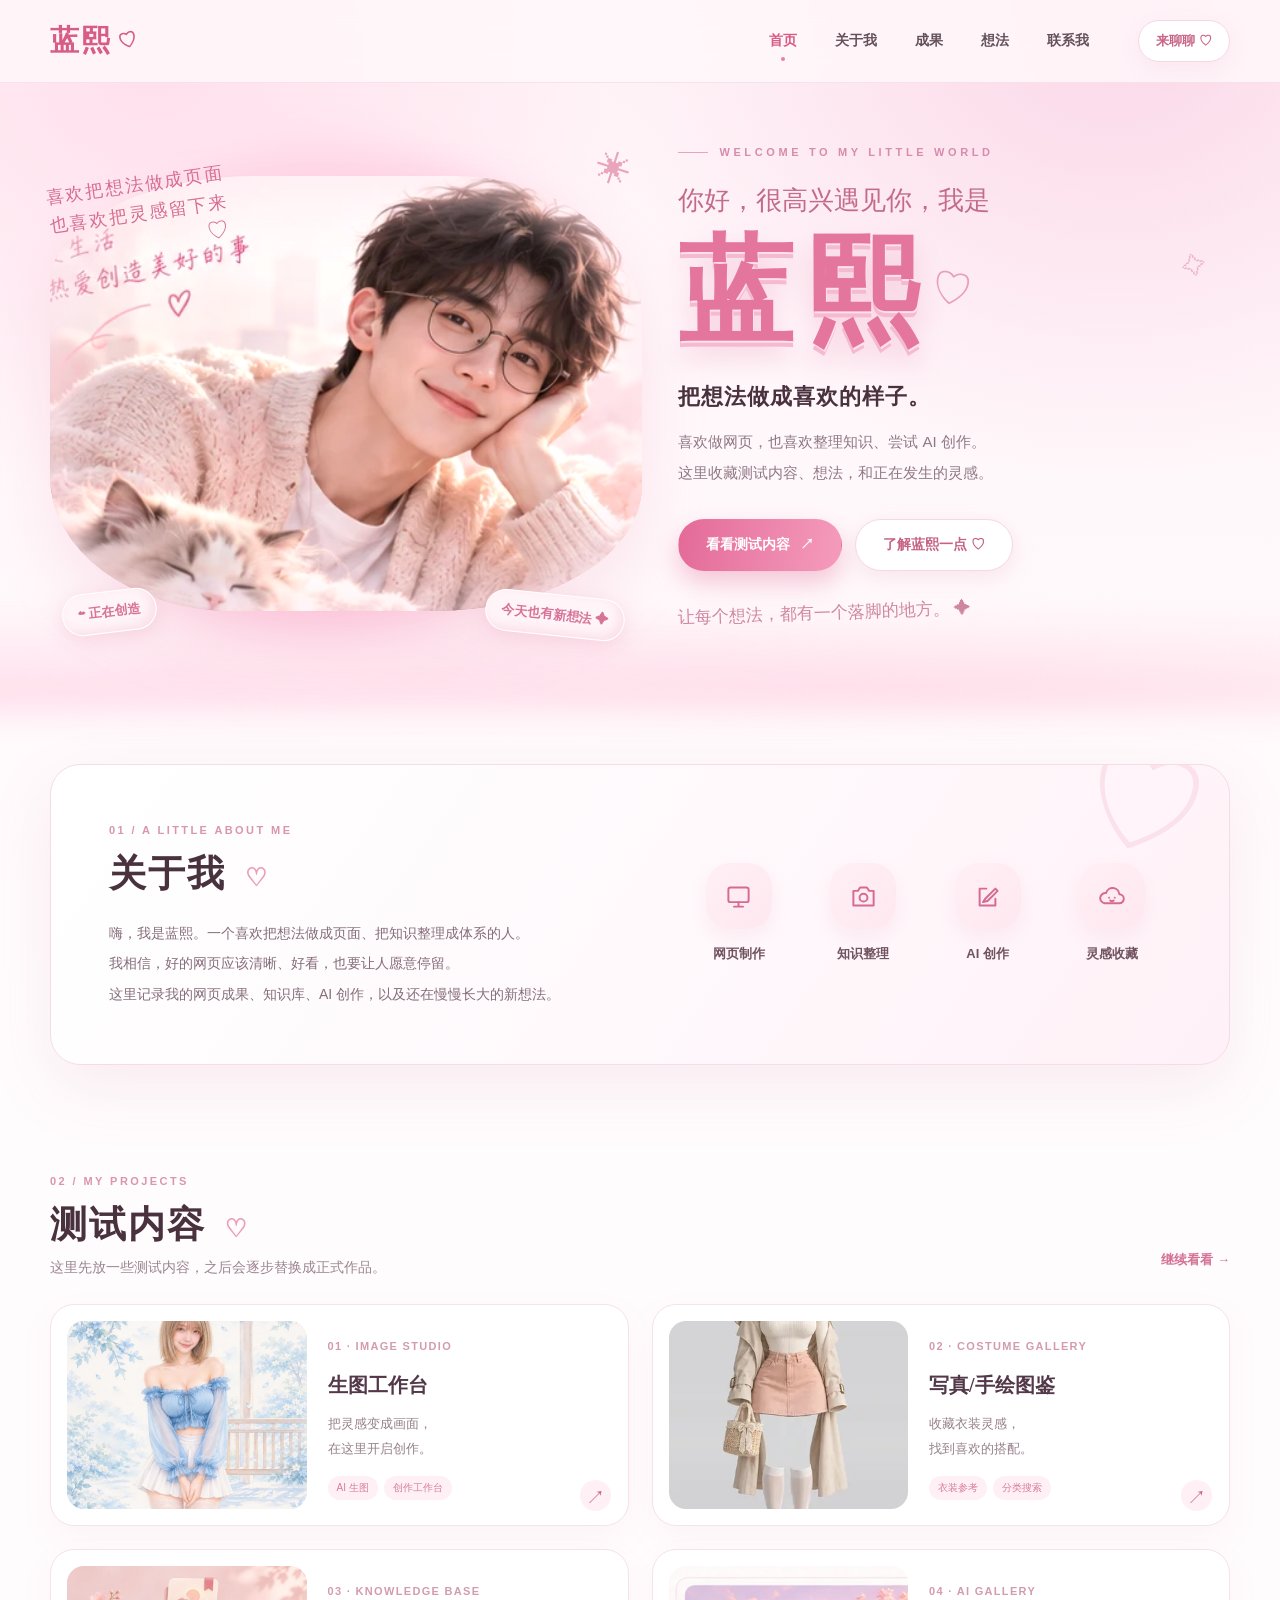
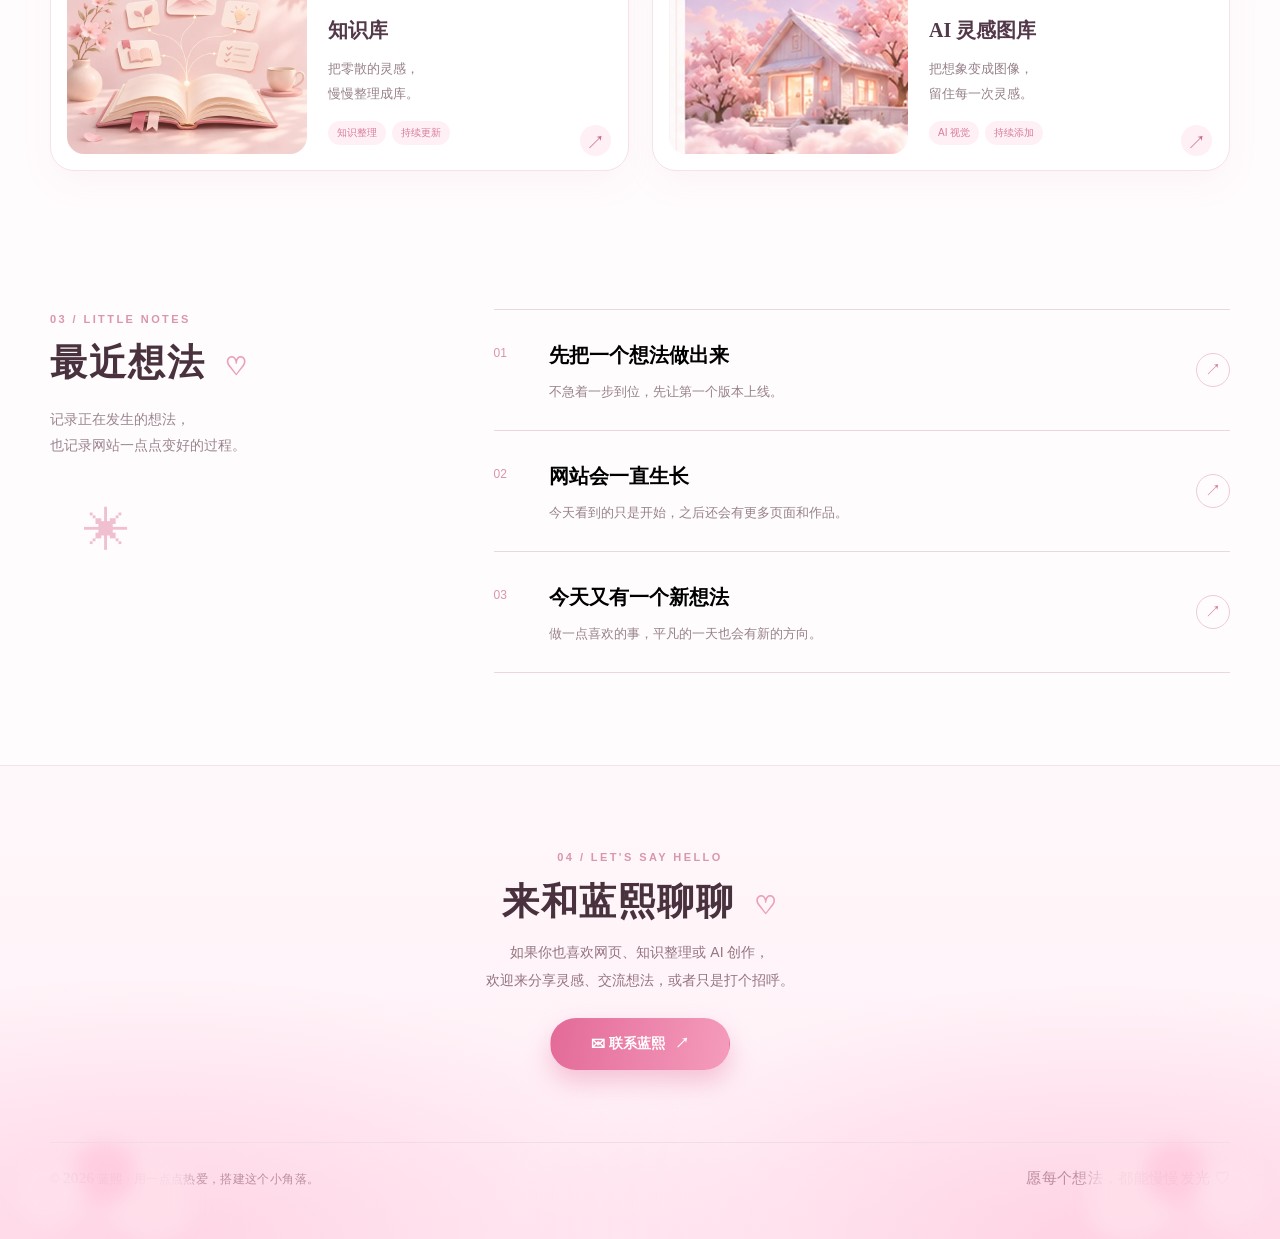
<file: index.html>
<!doctype html>
<html lang="zh-CN">
<head>
  <meta charset="utf-8" />
  <meta name="viewport" content="width=device-width, initial-scale=1" />
  <meta name="theme-color" content="#fff5f8" />
  <meta name="description" content="蓝熙的个人主页 — 网页、知识库、AI 创作与灵感记录。" />
  <title>蓝熙的灵感小站 · 个人主页</title>
  <style>
    :root{--pink:#ed7fa2;--deep-pink:#d75b85;--ink:#49323e;--muted:#8f7886;--blush:#fff0f5;--pale:#fff8fb;--line:#f6dfe9;--white:#fff;--shadow:0 24px 65px rgba(209,125,156,.12);--round:30px}
    *,*::before,*::after{box-sizing:border-box}
    html{scroll-behavior:smooth;scroll-padding-top:100px}
    body{margin:0;color:var(--ink);font:16px/1.85 -apple-system,BlinkMacSystemFont,"PingFang SC","Microsoft YaHei","Noto Sans CJK SC",sans-serif;background:#fffcfd;overflow-x:hidden}
    body::before{content:"";position:absolute;z-index:-1;top:0;left:0;width:100%;height:1010px;background:radial-gradient(ellipse at 12% 7%,#ffe0ec 0%,transparent 32%),radial-gradient(ellipse at 87% 2%,#fbd8e8 0%,transparent 33%),linear-gradient(#fff4f8, #fffafc 76%,transparent);pointer-events:none}
    a{text-decoration:none;color:inherit}button{font:inherit;cursor:pointer}button:focus-visible,a:focus-visible{outline:3px solid #d95c8d;outline-offset:4px}
    ::selection{background:#ffc8df;color:#702c4e}
    .container{width:min(1180px,calc(100% - 56px));margin-inline:auto}
    .header{height:83px;display:flex;align-items:center;position:sticky;top:0;z-index:40;background:rgba(255,248,251,.83);backdrop-filter:blur(17px);border-bottom:1px solid rgba(240,193,209,.4)}
    .header-inner{display:flex;align-items:center;justify-content:space-between;gap:22px}
    .logo{display:inline-flex;gap:6px;align-items:center;font-family:"STKaiti","KaiTi",serif;font-size:29px;font-weight:700;letter-spacing:2px;color:#d75d86;white-space:nowrap}
    .logo .tiny-heart{font-size:19px;transform:rotate(-15deg);display:inline-block}
    .nav{display:flex;gap:38px;align-items:center;margin-left:auto;margin-right:27px}
    .nav a{font-size:13.5px;font-weight:600;color:#64505a;position:relative;transition:color .2s;white-space:nowrap}
    .nav a:hover,.nav a.active{color:var(--deep-pink)}
    .nav a.active::after,.nav a:hover::after{position:absolute;content:"";height:4px;width:4px;border-radius:50%;background:var(--pink);left:calc(50% - 2px);bottom:-8px}
    .head-pill{background:#fff;border:1px solid #f5d8e4;border-radius:999px;padding:8px 17px;color:#c96588;font-size:13px;font-weight:700;box-shadow:0 7px 23px #f1cddd55;transition:transform .2s,background .2s}
    .head-pill:hover{transform:translateY(-2px);background:#fff0f5}
    .menu-toggle{display:none;border:0;background:#fff3f8;width:42px;height:42px;border-radius:13px;color:#bb5e82;align-items:center;justify-content:center;font-size:24px}
    .hero{position:relative;min-height:628px;isolation:isolate}
    .hero::after{content:"";position:absolute;inset:auto -20vw 0;height:125px;background:radial-gradient(ellipse at 15% 100%,#ffdbe9 0%,transparent 60%),radial-gradient(ellipse at 65% 100%,#ffdae6 0%,transparent 60%);z-index:-1;filter:blur(15px)}
    .hero-inner{display:grid;grid-template-columns:1.04fr 1fr;gap:18px;align-items:center;min-height:610px}
    .hero-art{position:relative;height:555px;min-width:0;display:flex;align-items:center;justify-content:center}
    .art-halo{position:absolute;width:87%;aspect-ratio:1;left:7%;top:7%;background:radial-gradient(circle at 45% 38%,#ffedf4,#ffc9de 59%,#ffecf2 74%);filter:blur(23px);border-radius:45% 55% 58% 42%/51% 44% 56% 49%}
    .portrait-frame{width:100%;height:435px;position:relative;z-index:2;transform:translateY(5px);border-radius:35% 32% 35% 31%/25% 33% 29% 31%;overflow:hidden;box-shadow:0 30px 65px #ec9cba33;background:#fcd6e6}
    .portrait-frame img{display:block;width:100%;height:100%;object-fit:cover;object-position:55% 45%;filter:saturate(.97) brightness(1.025)}
    .portrait-frame::after{content:"";inset:0;position:absolute;box-shadow:inset 0 0 43px 25px #ffe7f088;border-radius:inherit;pointer-events:none}
    .floating-note{position:absolute;z-index:4;top:60px;left:-3px;color:#d66e93;font:18px/1.6 "STKaiti","KaiTi",cursive;letter-spacing:2px;transform:rotate(-8deg)}
    .floating-note::after{content:"♡";font-size:22px;position:absolute;bottom:-31px;right:1px}
    .art-spark{position:absolute;right:2%;top:27px;color:#e9a5bc;font-size:35px;transform:rotate(18deg);z-index:5}
    .little-cloud{position:absolute;z-index:4;background:#fff4f8;border:1px solid #fff;box-shadow:0 5px 20px #eda7c05e, inset -5px -4px 8px #f6c9da73;color:#d77396;font-size:13px;padding:8px 15px;border-radius:999px;font-weight:700}
    .little-cloud.c1{left:2%;bottom:32px;transform:rotate(-7deg)}.little-cloud.c2{right:3%;bottom:29px;transform:rotate(6deg)}
    .hero-copy{position:relative;z-index:5;padding:8px 10px 22px 18px}
    .eyebrow{display:flex;align-items:center;gap:11px;font-size:11px;letter-spacing:.33em;font-weight:800;color:#d68cac;text-transform:uppercase;margin-bottom:20px}
    .eyebrow::before{content:"";width:30px;height:1px;background:#e9a4bf}
    .hero-kicker{font:clamp(19px,2vw,26px) "STKaiti","KaiTi",serif;color:#c36b8a;margin:0 0 10px}
    h1{font-family:"STKaiti","KaiTi","Songti SC",serif;font-size:clamp(78px,9vw,116px);line-height:1.1;font-weight:900;letter-spacing:.1em;margin:0 0 25px;color:#e4769d;text-shadow:1px 2px 0 #ffe0eb,0 6px 0 #f4bad0,0 17px 26px #e67fa852}
    h1 .heart{font:41px "STKaiti",serif;color:#e99fb9;vertical-align:26px;display:inline-block;transform:rotate(10deg);text-shadow:none}
    .tagline{font-size:22px;font-weight:600;letter-spacing:1px;line-height:1.6;margin:0 0 13px}
    .hero-desc{max-width:430px;font-size:15px;line-height:2.05;color:var(--muted);margin:0 0 30px}
    .actions{display:flex;gap:13px;align-items:center;flex-wrap:wrap}
    .btn{display:inline-flex;justify-content:center;align-items:center;gap:10px;padding:12px 27px;border-radius:999px;font-size:14px;font-weight:700;transition:transform .2s,box-shadow .2s,background .2s;border:1px solid transparent;min-height:49px}
    .btn:hover{transform:translateY(-3px)}
    .btn-primary{background:linear-gradient(100deg,#e36a98,#f59cbc);color:white;box-shadow:0 12px 25px #e887aa73}
    .btn-primary:hover{box-shadow:0 17px 30px #e887aa85}
    .btn-secondary{background:#fff;color:#c56385;border-color:#f7d8e5;box-shadow:0 6px 20px #e4b1c346}
    .intro-sign{margin:26px 0 0;color:#cf87a1;font:17px "STKaiti","KaiTi",serif;transform:rotate(-2deg)}
    .star-one{position:absolute;right:4%;top:110px;font-size:24px;color:#edb3c6;transform:rotate(-15deg)}
    .section{padding:53px 0}
    .about-panel{border:1px solid #f5dce6;box-shadow:var(--shadow);border-radius:var(--round);background:linear-gradient(125deg,#fff 6%,#fff9fc 51%,#fff1f7 100%);padding:55px 58px;position:relative;overflow:hidden;display:grid;grid-template-columns:1.04fr 1fr;gap:60px}
    .about-panel::after{content:"♡";position:absolute;font:125px "STKaiti",serif;color:#fbe1e9;top:-45px;right:2%;transform:rotate(18deg)}
    .section-index{font-weight:800;font-size:11px;letter-spacing:.22em;color:#d996ad;display:block;margin-bottom:7px}
    h2{font-family:"Songti SC","STSong","Noto Serif CJK SC",serif;font-weight:700;letter-spacing:.05em;font-size:clamp(28px,3vw,37px);line-height:1.45;margin:0 0 17px}
    h2 .miniheart{font-family:serif;color:#eba0b9;margin-left:8px;font-size:25px}
    .about-text{font-size:14px;color:#856d7a;line-height:2.17;max-width:470px;margin:0}
    .interest-grid{display:grid;grid-template-columns:repeat(4,minmax(0,1fr));gap:7px;align-content:center;position:relative;z-index:1}
    .interest-item{text-align:center;font-size:13px;font-weight:600;color:#70535f}
    .interest-icon{width:66px;height:66px;display:grid;place-items:center;margin:0 auto 13px;border-radius:24px;background:linear-gradient(135deg,#fff0f5,#ffe7f0);box-shadow:0 8px 18px #e7aabe27;color:#d66b92}
    .interest-icon svg{width:27px;height:27px;stroke:currentColor;stroke-width:1.75;fill:none;stroke-linecap:round;stroke-linejoin:round}
    .section-head{display:flex;align-items:end;justify-content:space-between;gap:20px;margin-bottom:23px}
    .section-head h2{margin-bottom:3px}
    .section-sub{margin:0;color:#9b8490;font-size:14px}
    .view-more{color:#d57295;font-size:13px;font-weight:700;white-space:nowrap;padding-bottom:9px}
    .view-more:hover{text-decoration:underline;text-underline-offset:5px}
    .work-grid{display:grid;grid-template-columns:1fr 1fr;gap:23px}
    .work-card{display:flex;align-items:center;gap:21px;text-align:left;position:relative;padding:16px;background:#fff;border:1px solid #f6e2e9;border-radius:24px;min-height:222px;box-shadow:0 13px 32px rgba(213,135,165,.07);transition:transform .25s,box-shadow .25s,border-color .25s;width:100%;color:var(--ink)}
    .work-card:hover{transform:translateY(-5px);box-shadow:0 19px 37px #e6a8bf3d;border-color:#efbdd1}
    .work-image{width:44%;height:188px;object-fit:cover;border-radius:17px;flex-shrink:0;background:#ffe7f1}
    .work-info{min-width:0;flex:1;padding-right:5px}
    .work-n{font-size:11px;font-weight:700;color:#d39cae;letter-spacing:.12em}
    .work-info h3{font-size:20px;margin:8px 0 8px;color:#533849;font-family:"Songti SC","STSong",serif}
    .work-info p{font-size:13px;color:#96808a;line-height:1.9;margin:0 0 14px}
    .tags{display:flex;gap:6px;flex-wrap:wrap}
    .tag{font-size:10px;color:#d77d9d;background:#fff0f5;border-radius:99px;padding:3px 9px;white-space:nowrap}
    .round-arrow{position:absolute;right:17px;bottom:14px;background:#fff0f5;color:#c86d8c;display:grid;place-items:center;border-radius:50%;width:31px;height:31px;font-size:19px}
    .notes{padding:85px 0 92px}
    .notes-layout{display:grid;grid-template-columns:.48fr 1fr;gap:90px}
    .notes-intro{position:relative}
    .notes-intro::after{content:"✳";position:absolute;left:34px;top:180px;color:#f1c0d0;font-size:46px}
    .notes-list{border-top:1px solid #ecd6df}
    .note{display:flex;align-items:center;gap:20px;width:100%;text-align:left;border:0;border-bottom:1px solid #ecd6df;background:transparent;padding:27px 0;transition:padding .2s}
    .note:hover{padding-left:9px}
    .note-number{font-size:12px;color:#d895ad;min-width:35px;align-self:flex-start;padding-top:5px}
    .note-content{flex:1}
    .note-content h3{font-size:20px;font-family:"Songti SC","STSong",serif;margin:0 0 7px}
    .note-content p{margin:0;color:#97818b;font-size:13px;line-height:1.7}
    .note-arrow{width:34px;height:34px;border:1px solid #f0cad9;display:grid;place-items:center;border-radius:50%;color:#d4799b;transition:background .2s}
    .note:hover .note-arrow{background:#ffedf3}
    .contact{position:relative;overflow:hidden;background:radial-gradient(ellipse at 12% 100%,#ffd5e5 1%,transparent 39%),radial-gradient(ellipse at 86% 100%,#ffd3e4 1%,transparent 38%),linear-gradient(180deg,#fff8fb,#ffeff6);border-top:1px solid #f9e0e9;padding:81px 0 46px;text-align:center}
    .contact::before,.contact::after{content:"";position:absolute;width:190px;height:120px;background:radial-gradient(circle at 25% 60%,#ffe0ed 21%,transparent 23%),radial-gradient(circle at 55% 45%,#ffccdf 24%,transparent 26%),radial-gradient(circle at 80% 65%,#ffdfeb 25%,transparent 27%);filter:blur(9px);bottom:0;opacity:.9;pointer-events:none}
    .contact::before{left:0}.contact::after{right:0;transform:scaleX(-1)}
    .contact h2{margin-bottom:10px}
    .contact p{font-size:14px;color:#957480;margin:0 auto 24px;max-width:440px;line-height:2}
    .contact .btn{min-width:180px}
    .footer-bottom{margin-top:72px;border-top:1px solid #f1dbe4;padding-top:22px;display:flex;justify-content:space-between;gap:18px;text-align:left;color:#bb8e9f;font-size:12px;letter-spacing:.03em}
    .footer-bottom span:last-child{font-family:"STKaiti",serif;font-size:15px}
    dialog{border:1px solid #f4cfde;border-radius:25px;box-shadow:0 30px 100px #7f41605c;padding:0;width:min(500px,calc(100% - 28px));color:var(--ink);background:#fffbfd}
    dialog::backdrop{background:#52344770;backdrop-filter:blur(5px)}
    .dialog-inner{padding:36px 38px 35px;position:relative}
    .dialog-inner h3{font-family:"Songti SC",serif;font-size:28px;line-height:1.35;margin:5px 35px 15px 0}
    .dialog-inner p{color:#866d7b;font-size:14px;line-height:2;margin:0}
    .dialog-close{position:absolute;right:19px;top:18px;background:#fff0f6;color:#b75b7d;border:0;width:34px;height:34px;border-radius:50%;font-size:21px}
    .dialog-eyebrow{letter-spacing:.15em;color:#d783a3;font-size:11px;font-weight:800}
    .fineprint{font-size:12px!important;color:#b29eaa!important;margin-top:14px!important}.wechat-wrap{display:grid;place-items:center;gap:12px;margin-top:20px;padding-top:18px;border-top:1px solid #f2dbe4}.wechat-wrap[hidden]{display:none}.wechat-qr{width:min(250px,100%);height:auto;border-radius:18px;box-shadow:0 12px 28px rgba(213,116,150,.18);background:#fff}.wechat-caption{margin:0;color:#c9829e;font-size:13px;text-align:center}
    @media (max-width:1020px){.hero-inner{grid-template-columns:1fr 1fr;gap:7px}.hero-art{height:480px}.portrait-frame{height:375px}.floating-note{left:8px;top:55px;font-size:15px}.hero-copy{padding-left:12px}.about-panel{gap:34px;padding:43px 34px}.work-card{gap:12px}.work-image{height:175px}.work-info h3{font-size:18px}.tags .tag:last-child{display:none}.notes-layout{gap:50px}}
    @media (max-width:760px){.container{width:min(100% - 32px,560px)}.header{height:68px}.logo{font-size:25px}.head-pill{margin-left:auto;padding:5px 13px;font-size:12px}.menu-toggle{display:flex}.nav{display:none;position:absolute;top:66px;left:0;right:0;background:#fff8fb;border-bottom:1px solid #f3d8e3;box-shadow:0 18px 24px #d7a0b127;flex-direction:column;gap:0;margin:0;padding:12px 18px 18px;align-items:stretch}.nav.open{display:flex}.nav a{padding:10px 10px;font-size:14px}.nav a.active::after,.nav a:hover::after{display:none}.hero{min-height:0}.hero-inner{grid-template-columns:1fr;gap:0;padding-top:23px;padding-bottom:45px}.hero-art{height:345px;order:1}.art-halo{width:84%;top:0%;left:8%}.portrait-frame{height:303px;width:min(100%,460px);margin:auto;transform:none}.floating-note{font-size:13px;top:22px;left:4%;z-index:5}.little-cloud{font-size:11px;padding:5px 9px}.little-cloud.c1{bottom:3px}.little-cloud.c2{bottom:0}.hero-copy{order:2;padding:20px 10px 0;text-align:center}.eyebrow{justify-content:center;margin-bottom:13px}.hero-kicker{margin-bottom:2px}.hero-copy h1{font-size:84px;margin-bottom:17px}.tagline{font-size:18px}.hero-desc{font-size:14px;margin:0 auto 25px}.actions{justify-content:center}.intro-sign{font-size:15px}.star-one{display:none}.section{padding:30px 0}.about-panel{grid-template-columns:1fr;gap:26px;padding:34px 25px}.interest-grid{gap:8px}.interest-icon{width:54px;height:54px;border-radius:18px}.interest-icon svg{width:23px}.interest-item{font-size:11px}.section-head{align-items:center}.work-grid{grid-template-columns:1fr;gap:14px}.work-card{min-height:0}.work-image{height:180px}.notes{padding:56px 0}.notes-layout{grid-template-columns:1fr;gap:24px}.notes-intro::after{display:none}.note-content h3{font-size:17px}.contact{padding-top:62px}.footer-bottom{margin-top:45px;display:block;text-align:center}.footer-bottom span{display:block;margin-top:6px}}
    @media (max-width:405px){.head-pill{display:none}.hero-art{height:299px}.portrait-frame{height:268px}.hero-copy h1{font-size:72px}.tagline{font-size:16px}.floating-note{font-size:12px}.work-image{width:43%;height:155px}.work-card{gap:12px;padding:11px}.work-info h3{font-size:17px}.work-info p{font-size:12px}.tag{padding:2px 6px}.round-arrow{bottom:12px;right:12px}.about-panel{padding:28px 19px}.interest-icon{width:50px;height:50px}.notes-list .note-number{display:none}}
    @media (prefers-reduced-motion:reduce){html{scroll-behavior:auto}*,*::before,*::after{transition-duration:.01ms!important;animation-duration:.01ms!important}}
  </style>
</head>
<body>
  <!-- 这是一个无需网络依赖的单文件 HTML 模板。可以直接修改下方文字与配图。 -->
  <header class="header">
    <div class="container header-inner">
      <a class="logo" href="#home" aria-label="回到首页">蓝熙 <span class="tiny-heart" aria-hidden="true">♡</span></a>
      <nav id="siteNav" class="nav" aria-label="主导航">
        <a href="#home" class="active">首页</a><a href="#about">关于我</a><a href="#works">成果</a><a href="#notes">想法</a><a href="#contact">联系我</a>
      </nav>
      <a class="head-pill" href="#contact">来聊聊 ♡</a>
      <button class="menu-toggle" aria-label="打开导航菜单" aria-controls="siteNav" aria-expanded="false" type="button">☰</button>
    </div>
  </header>

  <main>
    <section class="hero" id="home">
      <div class="container hero-inner">
        <div class="hero-art" aria-label="一组粉色光影中的个人创作空间">
          <div class="art-halo"></div>
          <div class="portrait-frame"><img src="[data-uri]" alt="粉色光影中的个人创作空间" /></div>
          <div class="floating-note">喜欢把想法做成页面<br/>也喜欢把灵感留下来</div>
          <div class="art-spark" aria-hidden="true">✳</div>
          <div class="little-cloud c1">☁ 正在创造</div>
          <div class="little-cloud c2">今天也有新想法 ✦</div>
        </div>
        <div class="hero-copy">
          <div class="eyebrow">WELCOME TO MY LITTLE WORLD</div>
          <p class="hero-kicker">你好，很高兴遇见你，我是</p>
          <h1>蓝熙<span class="heart">♡</span></h1>
          <p class="tagline">把想法做成喜欢的样子。</p>
          <p class="hero-desc">喜欢做网页，也喜欢整理知识、尝试 AI 创作。<br/>这里收藏测试内容、想法，和正在发生的灵感。</p>
          <div class="actions">
            <a href="#works" class="btn btn-primary">看看测试内容 <span aria-hidden="true">↗</span></a>
            <a href="#about" class="btn btn-secondary">了解蓝熙一点 ♡</a>
          </div>
          <p class="intro-sign">让每个想法，都有一个落脚的地方。 ✦</p>
          <div class="star-one">✧</div>
        </div>
      </div>
    </section>

    <section class="section container" id="about">
      <div class="about-panel">
        <div>
          <span class="section-index">01 / A LITTLE ABOUT ME</span>
          <h2>关于我 <span class="miniheart">♡</span></h2>
          <p class="about-text">嗨，我是蓝熙。一个喜欢把想法做成页面、把知识整理成体系的人。<br>我相信，好的网页应该清晰、好看，也要让人愿意停留。<br>这里记录我的网页成果、知识库、AI 创作，以及还在慢慢长大的新想法。</p>
        </div>
        <div class="interest-grid" aria-label="兴趣方向">
          <div class="interest-item"><div class="interest-icon"><svg viewBox="0 0 24 24"><rect x="3" y="4" width="18" height="13" rx="2"/><path d="M8 21h8M12 17v4"/></svg></div>网页制作</div>
          <div class="interest-item"><div class="interest-icon"><svg viewBox="0 0 24 24"><path d="M3 7h4l2-3h6l2 3h4v13H3z"/><circle cx="12" cy="13" r="3.5"/></svg></div>知识整理</div>
          <div class="interest-item"><div class="interest-icon"><svg viewBox="0 0 24 24"><path d="M11 5H5v15h14v-6M10 14l9-9 2 2-9 9-4 1z"/></svg></div>AI 创作</div>
          <div class="interest-item"><div class="interest-icon"><svg viewBox="0 0 24 24"><path d="M5 18h13a4 4 0 0 0 .1-8A6 6 0 0 0 6.3 9 4.5 4.5 0 0 0 5 18z"/><path d="M9 13h.01M14 13h.01M10 15.5c1 1 2 1 3 0"/></svg></div>灵感收藏</div>
        </div>
      </div>
    </section>

    <section class="section container" id="works">
      <div class="section-head">
        <div><span class="section-index">02 / MY PROJECTS</span><h2>测试内容 <span class="miniheart">♡</span></h2><p class="section-sub">这里先放一些测试内容，之后会逐步替换成正式作品。</p></div>
        <a href="#notes" class="view-more">继续看看 →</a>
      </div>
      <div class="work-grid">
        <button class="work-card" type="button" data-url="/studio/" data-title="生图工作台" data-detail="在工作台中创作、管理和查看 AI 生成作品。">
          <img class="work-image" src="[data-uri]" alt="生图工作台的蓝色水彩人像展示图" />
          <div class="work-info"><span class="work-n">01 · IMAGE STUDIO</span><h3>生图工作台</h3><p>把灵感变成画面，<br/>在这里开启创作。</p><div class="tags"><span class="tag">AI 生图</span><span class="tag">创作工作台</span></div></div><span class="round-arrow" aria-hidden="true">↗</span>
        </button>
        <button class="work-card" type="button" data-url="costume.html" data-title="写真/手绘图鉴" data-detail="浏览不同风格的衣装参考图片。">
          <img class="work-image" src="[data-uri]" alt="衣装图鉴参考图片" />
          <div class="work-info"><span class="work-n">02 · COSTUME GALLERY</span><h3>写真/手绘图鉴</h3><p>收藏衣装灵感，<br/>找到喜欢的搭配。</p><div class="tags"><span class="tag">衣装参考</span><span class="tag">分类搜索</span></div></div><span class="round-arrow" aria-hidden="true">↗</span>
        </button>
        <button class="work-card" type="button" data-url="knowledge.html" data-title="知识库" data-detail="这里先放一个测试内容卡片，之后可以继续补充真实项目和页面。">
          <img class="work-image" src="[data-uri]" alt="粉色书本与灵感卡片，知识库展示图" />
          <div class="work-info"><span class="work-n">03 · KNOWLEDGE BASE</span><h3>知识库</h3><p>把零散的灵感，<br/>慢慢整理成库。</p><div class="tags"><span class="tag">知识整理</span><span class="tag">持续更新</span></div></div><span class="round-arrow" aria-hidden="true">↗</span>
        </button>
        <button class="work-card" type="button" data-title="AI 灵感图库" data-detail="记录 AI 生成的图片、视觉实验和还没有完成的想法，之后会慢慢补充更多作品。">
          <img class="work-image" src="[data-uri]" alt="AI 创作与灵感收藏的粉色视觉封面" />
          <div class="work-info"><span class="work-n">04 · AI GALLERY</span><h3>AI 灵感图库</h3><p>把想象变成图像，<br/>留住每一次灵感。</p><div class="tags"><span class="tag">AI 视觉</span><span class="tag">持续添加</span></div></div><span class="round-arrow" aria-hidden="true">↗</span>
        </button>
      </div>
    </section>

    <section class="notes" id="notes">
      <div class="container notes-layout">
        <div class="notes-intro"><span class="section-index">03 / LITTLE NOTES</span><h2>最近想法 <span class="miniheart">♡</span></h2><p class="section-sub">记录正在发生的想法，<br/>也记录网站一点点变好的过程。</p></div>
        <div class="notes-list">
          <button class="note" type="button" data-title="先把一个想法做出来" data-detail="很多想法只有真正做出来，才会知道它还能走多远。先完成，再慢慢打磨。"><span class="note-number">01</span><span class="note-content"><h3>先把一个想法做出来</h3><p>不急着一步到位，先让第一个版本上线。</p></span><span class="note-arrow" aria-hidden="true">↗</span></button>
          <button class="note" type="button" data-title="网站会一直生长" data-detail="给页面留出空间，也给新内容留出位置。知识库、AI 图库和新的实验都会在这里慢慢出现。"><span class="note-number">02</span><span class="note-content"><h3>网站会一直生长</h3><p>今天看到的只是开始，之后还会有更多页面和作品。</p></span><span class="note-arrow" aria-hidden="true">↗</span></button>
          <button class="note" type="button" data-title="今天又有一个新想法" data-detail="把喜欢的内容放到网上，让它被看见，也让下一次创作有迹可循。"><span class="note-number">03</span><span class="note-content"><h3>今天又有一个新想法</h3><p>做一点喜欢的事，平凡的一天也会有新的方向。</p></span><span class="note-arrow" aria-hidden="true">↗</span></button>
        </div>
      </div>
    </section>

    <section class="contact" id="contact">
      <div class="container">
        <span class="section-index">04 / LET'S SAY HELLO</span>
        <h2>来和蓝熙聊聊 <span class="miniheart">♡</span></h2>
        <p>如果你也喜欢网页、知识整理或 AI 创作，<br/>欢迎来分享灵感、交流想法，或者只是打个招呼。</p>
        <button class="btn btn-primary" id="contactButton" type="button">✉ 联系蓝熙 <span aria-hidden="true">↗</span></button>
        <div class="footer-bottom"><span>© <span id="year">2026</span> 蓝熙 · 用一点点热爱，搭建这个小角落。</span><span>愿每个想法，都能慢慢发光 ♡</span></div>
      </div>
    </section>
  </main>

  <dialog id="infoDialog" aria-labelledby="dialogTitle">
    <div class="dialog-inner">
      <button class="dialog-close" id="dialogClose" aria-label="关闭" type="button">×</button>
      <span class="dialog-eyebrow" id="dialogEyebrow">A LITTLE MORE</span>
      <h3 id="dialogTitle">关于这个成果</h3>
      <p id="dialogText"></p>
      <p id="dialogFineprint" class="fineprint"></p><div class="wechat-wrap" id="wechatWrap" hidden><img class="wechat-qr" src="assets/wechat-qr-pink-small.png" alt="蓝熙的微信二维码" /><p class="wechat-caption">扫码添加蓝熙微信</p></div>
    </div>
  </dialog>
  <script>
    // 如需启用邮箱按钮，请填入你的真实邮箱，如：const CONTACT_EMAIL = 'me@example.com';
    const CONTACT_EMAIL = '';
    const nav=document.getElementById('siteNav');
    const menu=document.querySelector('.menu-toggle');
    const dialog=document.getElementById('infoDialog');
    const title=document.getElementById('dialogTitle');
    const text=document.getElementById('dialogText');
    const eyebrow=document.getElementById('dialogEyebrow');
    const fineprint=document.getElementById('dialogFineprint');
    const wechatWrap=document.getElementById('wechatWrap');
    document.getElementById('year').textContent=new Date().getFullYear();
    menu.addEventListener('click',()=>{const open=nav.classList.toggle('open');menu.setAttribute('aria-expanded',String(open));menu.textContent=open?'×':'☰'});
    nav.querySelectorAll('a').forEach(link=>link.addEventListener('click',()=>{nav.classList.remove('open');menu.setAttribute('aria-expanded','false');menu.textContent='☰';nav.querySelectorAll('a').forEach(x=>x.classList.remove('active'));link.classList.add('active')}));
    document.querySelectorAll('[data-title]').forEach(btn=>btn.addEventListener('click',()=>{if(btn.dataset.url){window.open(btn.dataset.url,'_blank','noopener');return}wechatWrap.hidden=true;title.textContent=btn.dataset.title;text.textContent=btn.dataset.detail;eyebrow.textContent='MORE TO EXPLORE';fineprint.textContent='这是蓝熙个人网站里的一个测试内容卡片，点击后可以继续查看相关介绍。';dialog.showModal()}));
    document.getElementById('contactButton').addEventListener('click',()=>{
      wechatWrap.hidden=false;
      if(CONTACT_EMAIL){window.location.href='mailto:'+CONTACT_EMAIL+'?subject='+encodeURIComponent('你好，蓝熙！');return}
      title.textContent='来和蓝熙交换灵感 ♡';text.textContent='如果你也喜欢网页、知识整理或 AI 创作，欢迎扫码加我。';eyebrow.textContent='GET IN TOUCH';fineprint.textContent='很高兴在这里遇见你，欢迎来聊聊最近的新想法。';dialog.showModal();
    });
    document.getElementById('dialogClose').addEventListener('click',()=>{wechatWrap.hidden=true;dialog.close()});
    dialog.addEventListener('click',e=>{if(e.target===dialog)dialog.close()});
    if('IntersectionObserver' in window){
      const sections=[...document.querySelectorAll('main section[id]')];
      const observer=new IntersectionObserver(entries=>{entries.forEach(entry=>{if(entry.isIntersecting){let id=entry.target.id;nav.querySelectorAll('a').forEach(a=>a.classList.toggle('active',a.getAttribute('href')==='#'+id))}})},{rootMargin:'-25% 0px -55% 0px',threshold:0});
      sections.forEach(s=>observer.observe(s));
    }
  </script>
</body>
</html>
</file>
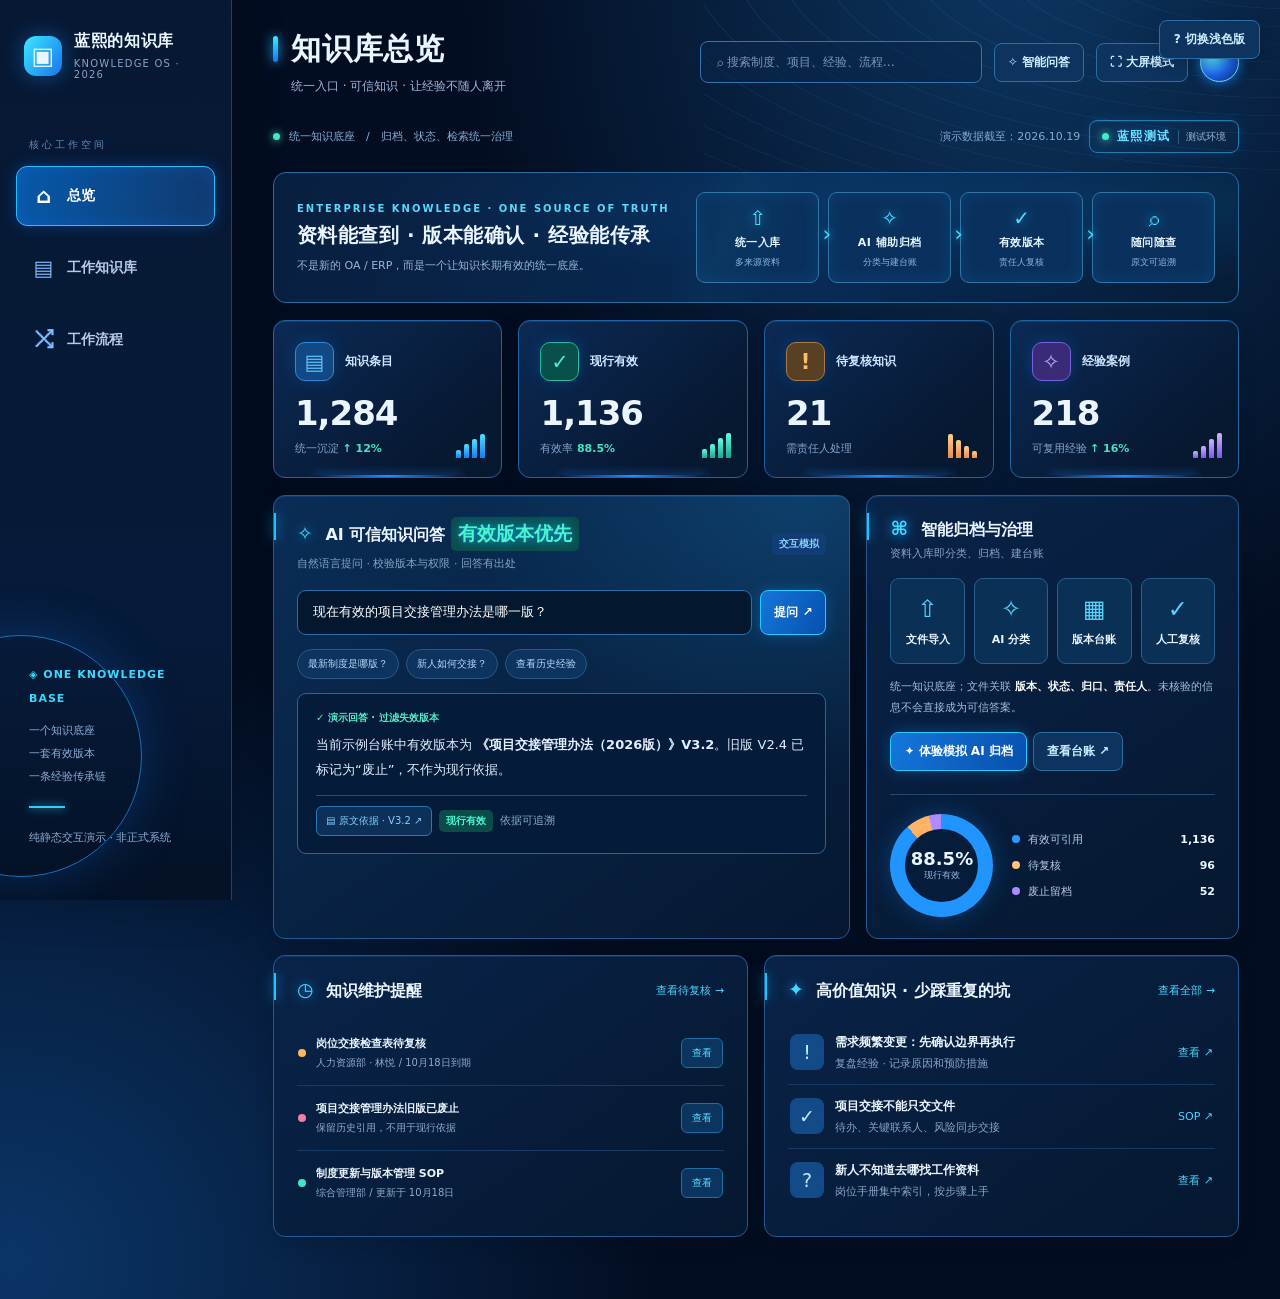
<file: dark/index.html>
<!doctype html>
<html lang="zh-CN"><head><meta charset="utf-8"><meta name="viewport" content="width=device-width,initial-scale=1">
<title>组织知识中枢 · 交互演示</title>
<style>
:root{color-scheme:dark;--bg:#030d21;--card:#081c3b;--line:#225180;--cyan:#2cdaff;--txt:#eaf5ff;--muted:#84a6ca;--mint:#3fe6c7;--amber:#ffc277;--purple:#b39aff}
*{box-sizing:border-box}body{margin:0;background:#020b1b;font-family:Inter,system-ui,-apple-system,"PingFang SC","Microsoft YaHei",sans-serif;color:var(--txt);font-size:13px}button,input{font:inherit}button{cursor:pointer}button:focus-visible,input:focus-visible{outline:2px solid var(--cyan);outline-offset:2px}
.shell{display:flex;min-height:100vh;background:radial-gradient(ellipse at 80% -4%,#124b82a8,transparent 39%),radial-gradient(ellipse at 1% 97%,#0b3567,transparent 36%),#030d21}.aside{width:215px;flex-shrink:0;padding:30px 13px;background:linear-gradient(180deg,#071832,#061b3a 70%,#041126);border-right:1px solid #1a4274;position:relative;overflow:hidden;display:flex;flex-direction:column}.aside:after{content:"";position:absolute;width:240px;height:240px;bottom:23px;left:-100px;border:1px solid #1374bd;border-radius:50%;box-shadow:0 0 52px #1874ee44;pointer-events:none}
.brand{display:flex;align-items:center;gap:12px;margin:0 8px 42px}.logo{height:40px;width:40px;border-radius:12px;display:grid;place-items:center;font-size:24px;font-weight:800;background:linear-gradient(125deg,#3ceaff,#1873ec);box-shadow:0 0 22px #1d85f777}.brand strong{display:block;color:#eaf5ff!important;font-size:16px;letter-spacing:.7px}.brand small{display:block;font-size:10px;margin-top:6px;color:#83a6c7;letter-spacing:1.2px}.navtitle{font-size:10px;letter-spacing:3px;color:#628bb9;margin:0 13px 14px}.nav{width:100%;background:transparent;border:1px solid transparent;color:#b3cde9;text-align:left;padding:16px 14px;border-radius:11px;margin:0 0 9px;display:flex;align-items:center;gap:12px;font-weight:650;transition:.15s}.nav .ico{font-size:20px;width:23px;text-align:center;color:#82baff}.nav:hover{background:#103762}.nav.active{background:linear-gradient(95deg,#0759a9,#10396e);border-color:#29bfff;box-shadow:0 0 16px #137bfa55,inset 0 0 18px #137bfa39;color:white}.nav.active .ico{color:white}.sidenote{margin-top:auto;padding:20px 13px;font-size:11px;line-height:2.1;color:#8baed4;position:relative;z-index:1}.sidenote strong{display:block;color:#37d9ff;letter-spacing:1px;margin-bottom:9px}.sidenote hr{height:2px;width:36px;border:0;background:#33ceff;box-shadow:0 0 8px #33ceff;margin:18px 0}
.main{min-width:0;flex:1;padding:24px 28px 40px;position:relative}.main:before{content:"";position:absolute;top:0;right:0;width:55%;height:180px;background:repeating-radial-gradient(ellipse at 100% -30%,transparent 0 20px,#35afff15 21px 22px,transparent 23px 44px);pointer-events:none}.header{display:flex;align-items:center;justify-content:space-between;gap:15px;position:relative}.headline h1{font-size:28px;margin:0 0 6px;letter-spacing:.8px}.headline h1:before{content:"";display:inline-block;width:5px;height:26px;border-radius:5px;background:linear-gradient(#35efff,#1176fa);box-shadow:0 0 12px #31bcff;margin-right:13px;vertical-align:-3px}.headline p{margin:0 0 0 18px;color:#9cb8d8;font-size:12px}.globalbar{display:flex;gap:9px;align-items:center}.search{width:min(275px,26vw);min-width:150px;background:#0a264c8f;border:1px solid #3375b1;color:#fff;border-radius:8px;padding:11px 13px}.search::placeholder,input::placeholder{color:#779abd}.btn{background:#0d335e;color:#ccecff;border:1px solid #2b70a5;border-radius:8px;padding:10px 13px;font-size:12px;font-weight:650}.btn:hover{border-color:#3adeff;background:#114b81}.btn.primary{background:linear-gradient(115deg,#1477db,#0750ab);border-color:#25caff;color:white;box-shadow:0 0 15px #1196ff54}.avatar{height:35px;width:35px;flex:none;border-radius:100%;background:radial-gradient(circle at 30% 30%,#5af2ff,#1c62e9 55%,#082758);border:1px solid #6ce0ff;box-shadow:0 0 12px #167dec}.overline{margin:20px 0;color:#86acd3;font-size:11px;display:flex;align-items:center;gap:9px}.live{display:inline-block;height:7px;width:7px;background:var(--mint);border-radius:50%;box-shadow:0 0 9px #3fe6c7;animation:pulse 2s infinite}.date{margin-left:auto}
.page{display:none;animation:appear .3s}.page.active{display:block}.stats{display:grid;grid-template-columns:repeat(4,minmax(0,1fr));gap:13px;margin-bottom:13px}.stat{min-width:0;border-radius:12px;border:1px solid #2263a1;background:linear-gradient(140deg,#0b2a55,#071831 78%);padding:19px 17px;box-shadow:inset 0 1px #4699ed2d,0 5px 20px #0002;position:relative;overflow:hidden}.stat:after{content:"";position:absolute;height:2px;left:18%;right:18%;bottom:0;background:linear-gradient(90deg,transparent,#268eff,transparent);box-shadow:0 0 10px #248aff}.stat-label{display:flex;align-items:center;gap:11px;font-size:11px;color:#d0e6ff;font-weight:700}.stat-icon{flex:none;width:39px;height:39px;border:1px solid #3188dd;border-radius:10px;background:#124984;color:#61c7ff;display:grid;place-items:center;font-size:21px;box-shadow:0 0 16px #0d7cde44}.stat-icon.teal{background:#094f4a;color:#54e9ce;border-color:#24b8a5}.stat-icon.gold{background:#584024;color:#ffbc66;border-color:#aa7a43}.stat-icon.purple{background:#392b75;color:#c3a5ff;border-color:#7761df}.stat-num{font-size:30px;line-height:1.35;font-weight:800;margin:10px 0 4px;letter-spacing:-1px}.stat-sub{font-size:10px;color:#85a6ca}.stat-sub b{color:#45e5c1}.spark{height:24px;display:flex;gap:3px;align-items:end;justify-content:flex-end;position:absolute;right:16px;bottom:19px}.spark span{height:var(--h);width:5px;background:linear-gradient(#4de2ff,#167cf3);border-radius:2px 2px 0 0;animation:grow .65s both}.spark.gold span{background:linear-gradient(#ffd18f,#ef8b48)}.spark.teal span{background:linear-gradient(#63ffe3,#13a994)}.spark.purple span{background:linear-gradient(#cfb4ff,#7d56ed)}
.cols{display:grid;grid-template-columns:minmax(0,1.48fr) minmax(0,1fr);gap:13px;margin-bottom:13px}.cols.equal{grid-template-columns:1fr 1fr}.card{min-width:0;padding:18px;border:1px solid #235a93;border-radius:12px;background:linear-gradient(145deg,#09254bef,#061830);box-shadow:inset 0 1px #469cf726,0 8px 20px #0002;position:relative}.card:before{content:"";position:absolute;top:17px;left:0;height:27px;width:2px;background:#18c6ff;box-shadow:0 0 12px #16bbff}.card.qa{background:radial-gradient(ellipse at 92% 0%,#11568b8c,transparent 45%),linear-gradient(145deg,#0a2d56,#061831)}.cardhead{display:flex;align-items:center;justify-content:space-between;gap:10px;margin-bottom:14px}.cardhead h2{font-size:15px;margin:0;font-weight:750}.cardhead h2 span{color:#42d8ff;font-size:19px;margin-right:7px;text-shadow:0 0 12px #09adff}.cardhead p{font-size:10px;color:#84a5c9;margin:5px 0 0}.tag{font-size:10px;white-space:nowrap;border-radius:5px;padding:4px 7px;display:inline-flex;align-items:center;font-weight:700}.tag.good{background:#0b4c49;color:#48f4d0}.tag.warn{background:#523b27;color:#ffc17b}.tag.old{background:#4b2c3c;color:#ff9eba}.tag.blue{background:#123c75;color:#85cfff}
.askline{display:flex;gap:8px;margin:15px 0 12px}.askline input{flex:1;min-width:0;background:#03182f;color:#fff;border:1px solid #296eaa;border-radius:9px;padding:12px}.chips{display:flex;gap:7px;flex-wrap:wrap}.chip{border:1px solid #295982;background:#0d345f;border-radius:16px;padding:7px 10px;color:#b6d9f8;font-size:10px}.chip:hover{border-color:#2ddfff}.answer{margin-top:14px;border:1px solid #26689d;border-radius:9px;background:#041b39;padding:15px;min-height:116px}.answer .lead{color:#51e9c5;font-size:10px;font-weight:800;margin:0 0 7px}.answer p{font-size:12px;line-height:1.95;margin:0;color:#e2efff}.sources{display:flex;gap:7px;align-items:center;flex-wrap:wrap;margin-top:12px;padding-top:10px;border-top:1px solid #225077}.source{font-size:10px;border:1px solid #2d76b8;background:#0d3058;color:#85cdff;padding:7px 9px;border-radius:6px}.source:hover{color:white;border-color:#35daff}
.steps{display:grid;grid-template-columns:repeat(4,1fr);gap:7px}.step{padding:13px 5px;text-align:center;border-radius:9px;background:#0b3055;border:1px solid #27608e}.step i{display:block;color:#53d5ff;font-size:24px;font-style:normal;margin-bottom:8px}.step strong{font-size:10px}.desc{font-size:11px;line-height:1.9;color:#a4bfdd;margin:13px 0}.chartline{border-top:1px solid #244970;padding-top:15px;margin-top:17px;display:flex;gap:19px;align-items:center}.ring{width:103px;height:103px;flex:none;border-radius:100%;background:conic-gradient(#2195ff 0 88.5%,#ffb365 88.5% 96%,#ae8bff 96%);display:grid;place-items:center;box-shadow:0 0 25px #0b7bdb59}.ring div{width:73px;height:73px;border-radius:100%;display:grid;place-content:center;background:#061c3b;text-align:center;font-weight:800;font-size:18px}.ring small{font-size:9px;font-weight:400;color:#9bb8dc}.leg{flex:1}.legrow{display:flex;align-items:center;gap:8px;font-size:11px;color:#b5cce6;margin:11px 0}.legrow b{margin-left:auto;color:#e9f7ff}.dot{height:8px;width:8px;border-radius:100%;display:inline-block}.item{display:flex;gap:11px;align-items:center;padding:13px 2px;border-bottom:1px solid #173a65}.item:last-child{border-bottom:0}.item-icon{flex:none;background:#124b88;color:#bfe9ff;width:34px;height:36px;display:grid;place-items:center;border-radius:8px;font-size:19px}.item-title{flex:1;min-width:0}.item-title strong{font-size:12px;display:block;white-space:nowrap;overflow:hidden;text-overflow:ellipsis}.item-title small{display:block;color:#87a6cb;font-size:10px;margin-top:5px}.action-link{background:transparent;border:0;color:#4cd4ff;font-size:11px;padding:6px 0;white-space:nowrap}.action-link:hover{text-decoration:underline}.notice{display:flex;align-items:center;gap:10px;border-bottom:1px solid #163c65;padding:13px 0}.notice:last-child{border:0}.notice .content{flex:1}.notice .content strong{display:block;font-size:11px}.notice .content small{display:block;font-size:10px;color:#8daed1;margin-top:5px}.notice button{background:#0b345f;border:1px solid #226da5;color:#5bd9ff;border-radius:6px;font-size:10px;padding:7px 10px}.muted{color:#8cadd0;font-size:11px}.tip{border-radius:9px;border:1px solid #2b5c88;background:#082b4e;padding:13px;font-size:11px;line-height:1.9;color:#abc8e6}.tip strong{color:#fff}.tableWrap{overflow-x:auto}.table{border-collapse:collapse;width:100%;min-width:700px}.table th{text-align:left;font-size:10px;background:#0a2e55;color:#93b9e0;padding:14px 11px}.table td{padding:14px 11px;border-bottom:1px solid #1b4269;font-size:11px;color:#c0d5ec}.table tbody tr{cursor:pointer}.table tbody tr:hover{background:#10416b}.table .name{color:#f2f9ff;font-weight:700}.filters{display:flex;gap:8px;flex-wrap:wrap;margin:15px 0}.filter{border:1px solid #26547d;border-radius:8px;background:#092646;color:#a9c5e3;padding:8px 12px;font-size:11px}.filter.active{border-color:#2dcfff;background:#12508b;color:#fff}.footrow{display:flex;align-items:center;justify-content:space-between;color:#7da3c7;font-size:10px;margin-top:12px}.banner{padding:16px 18px;border:1px solid #2e72a9;background:linear-gradient(100deg,#0a3865,#0a1d3a);border-radius:10px;margin-bottom:13px}.banner strong{font-size:13px}.banner p{color:#a5c3e1;margin:6px 0 0;font-size:11px;line-height:1.7}.flowtabs{display:flex;flex-wrap:wrap;gap:9px;margin:12px 0 15px}.flowtab{border:1px solid #2b5b87;background:#09274b;padding:10px 13px;color:#aac8ea;border-radius:8px;font-size:12px}.flowtab.active{border-color:#36d9ff;background:#12538d;color:white;box-shadow:0 0 11px #1896ff50}.flowstep{padding:14px 0;display:flex;gap:12px;border-bottom:1px solid #1b4168}.flowstep:last-child{border:0}.num{width:30px;height:30px;flex:none;border-radius:9px;border:1px solid #2684c6;background:#10508c;color:#5dddff;font-weight:800;display:grid;place-items:center}.flowstep strong{font-size:12px}.flowstep p{color:#9bb8d6;line-height:1.8;font-size:11px;margin:6px 0 0}.mistake{margin:10px 0;border-left:3px solid #f5ab5f;background:#3d2b223c;padding:12px;color:#e2cbb7;font-size:11px;line-height:1.8}
.modal{display:none;position:fixed;inset:0;background:#020813bb;z-index:10;justify-content:flex-end}.modal.open{display:flex}.drawer{width:min(470px,100%);overflow-y:auto;height:100%;background:linear-gradient(#0b2c55,#06152b);border-left:1px solid #3989c3;box-shadow:-15px 0 45px #000a;padding:28px}.drawerClose{float:right;background:#103b66;color:#e5f5ff;border:1px solid #3d79a9;border-radius:7px;padding:7px 12px}.drawer h2{font-size:22px;line-height:1.5;margin:26px 0 12px}.fields{display:grid;grid-template-columns:1fr 1fr;gap:9px;margin:19px 0}.field{padding:12px;background:#0b2443;border:1px solid #28537c;border-radius:8px}.field small{display:block;color:#82a7c9;font-size:10px;margin-bottom:6px}.field b{font-size:12px}.drawer p{font-size:12px;line-height:1.9;color:#bcd2ea}.toast{display:none;position:fixed;bottom:28px;right:25px;max-width:400px;background:#0e4264;border:1px solid #37dcf7;box-shadow:0 0 22px #0ab2d980;padding:14px 17px;border-radius:9px;z-index:20;font-size:12px}.toast.show{display:block}.hintcaption{font-size:10px;color:#829fc3;margin:13px 0}
@keyframes pulse{50%{opacity:.4;box-shadow:0 0 19px #3fe6c7}}@keyframes appear{from{opacity:.3;transform:translateY(6px)}to{opacity:1;transform:none}}@keyframes grow{from{transform:scaleY(.2);transform-origin:bottom}to{transform:scaleY(1)}}
@media(max-width:1100px){.aside{width:175px}.main{padding:22px 16px}.stat{padding:16px 12px}.stat-num{font-size:26px}.card{padding:15px}.cols{grid-template-columns:1.25fr 1fr}}
@media(max-width:760px){.shell{display:block}.aside{width:100%;display:block;padding:12px;border-right:0;border-bottom:1px solid #26517f}.aside:after,.sidenote,.navtitle{display:none}.brand{margin:0 0 12px}.brand strong{display:block;color:#eaf5ff!important;font-size:14px}.logo{height:32px;width:32px;font-size:19px}.nav{width:auto;display:inline-flex;padding:9px 12px;margin:0 5px 2px 0;font-size:11px;gap:6px}.nav .ico{width:auto;font-size:15px}.main{padding:18px 12px}.header{flex-wrap:wrap}.headline h1{font-size:23px}.globalbar{width:100%}.search{width:auto;min-width:0;flex:1}.stats{grid-template-columns:repeat(2,minmax(0,1fr))}.cols,.cols.equal{grid-template-columns:1fr}.avatar{display:none}.date{display:none}.stat-num{font-size:25px}}
@media(prefers-reduced-motion:reduce){*{animation:none!important;transition:none!important}}

/* Desktop widescreen workspace. Below 761px the original mobile layout is unchanged. */
.desktop-intro{display:none}
@media(min-width:1101px){
 html{background:#020918}
 .shell{min-height:100vh}
 .aside{width:232px;position:sticky;top:0;height:100vh;padding:31px 16px;box-shadow:7px 0 45px #0003}
 .brand{margin-bottom:58px}
 .nav{font-size:14px;margin-bottom:12px;padding:17px 15px}
 .nav .ico{font-size:21px}
 .main{padding:29px clamp(24px,3.2vw,62px) 46px;max-width:1920px;margin-left:auto;margin-right:auto}
 .header{min-height:58px;padding-bottom:5px}
 .headline h1{font-size:30px}
 .headline p{font-size:12px;margin-top:8px}
 .globalbar{gap:12px}
 .search{width:clamp(235px,22vw,355px);padding:13px 16px;font-size:12px}
 .avatar{width:39px;height:39px}
 .overline{margin:20px 0 19px;font-size:11px}
 .desktop-intro{display:grid;grid-template-columns:minmax(250px,1fr) minmax(450px,1.35fr);gap:15px;align-items:center;border:1px solid #2b6b9e;background:radial-gradient(ellipse at 78% 24%,#0c5a9a52,transparent 60%),linear-gradient(105deg,#081f3f,#082a55 58%,#061c37);padding:19px 23px;margin-bottom:17px;border-radius:13px;position:relative;overflow:hidden;min-height:109px}
 .desktop-intro:after{content:"";pointer-events:none;position:absolute;inset:0;background:linear-gradient(110deg,transparent 42%,#46d9ff09 47%,transparent 54%);animation:deskSweep 8s linear infinite}
 .desk-kicker{font-size:10px;font-weight:800;color:#58d9fa;letter-spacing:2px;display:block;margin-bottom:6px}
 .desktop-intro h2{font-size:20px;line-height:1.55;margin:0 0 7px;font-weight:800;letter-spacing:.5px}
 .desktop-intro p{margin:0;font-size:11px;color:#97b8d6}
 .desk-track{display:grid;grid-template-columns:repeat(4,minmax(0,1fr));gap:9px;align-items:stretch}
 .desk-node{position:relative;text-align:center;padding:13px 6px;background:#0a315d;border:1px solid #3374a5;border-radius:9px;box-shadow:inset 0 0 16px #0b70c13b}
 .desk-node:not(:last-child):after{content:"›";position:absolute;top:28px;right:-13px;color:#3de0ff;font-size:22px;z-index:2;text-shadow:0 0 8px #18ceff}
 .desk-node b{display:block;font-size:11px;letter-spacing:.5px;color:#e5f6ff}
 .desk-node small{font-size:9px;display:block;color:#8eb7db;margin-top:6px}
 .desk-node .node-ico{display:block;font-size:20px;color:#50dfff;margin-bottom:5px;text-shadow:0 0 12px #26b9ff}
 .stats{gap:16px;margin-bottom:17px}
 .stat{padding:21px 21px;min-height:143px}
 .stat-label{font-size:12px}
 .stat-num{font-size:34px;margin-top:10px}
 .stat-sub{font-size:11px}
 .cols{grid-template-columns:minmax(0,1.55fr) minmax(0,1fr);gap:16px;margin-bottom:16px}
 .cols.equal{grid-template-columns:repeat(2,minmax(0,1fr))}
 .card{padding:21px 23px}
 .cardhead{margin-bottom:17px}
 .cardhead h2{font-size:16px}
 .cardhead p{font-size:11px}
 .askline{margin-top:19px;margin-bottom:14px}
 .askline input{padding:14px 15px;font-size:13px}
 .answer{padding:17px 18px;min-height:135px}
 .answer p{font-size:13px}
 .steps{gap:9px}
 .step{padding:16px 6px}
 .step strong{font-size:11px}
 .chartline{margin-top:23px;padding-top:19px}
 .item-title strong{font-size:12px}
 .item-title small{font-size:11px}
 .notice{padding:15px 1px}
 #workflow .cols{grid-template-columns:minmax(0,1.45fr) minmax(0,1fr)}
 #workflow .flowstep{padding:15px 0}
 #knowledge .table th{font-size:11px}
 #knowledge .table td{padding:17px 12px;font-size:12px}
 #knowledge .card:first-of-type{padding-top:24px}
 .desktop-fullscreen{display:inline-flex}
}
@media(min-width:761px) and (max-width:1100px){.desktop-intro{display:none}.desktop-fullscreen{display:none}}
@media(max-width:760px){.desktop-intro,.desktop-fullscreen{display:none!important}}
@media(min-width:1700px){.main{padding-left:56px;padding-right:56px}.desktop-intro{min-height:130px}.desk-node{padding:17px 9px}.stat{min-height:157px}}
@media(prefers-reduced-motion:reduce){.desktop-intro:after{animation:none}}
@keyframes deskSweep{from{transform:translateX(-70%)}to{transform:translateX(120%)}}

/* Visible test-environment label shared by desktop and mobile */
.test-mark{display:inline-flex;align-items:center;gap:8px;white-space:nowrap;padding:7px 12px;border-radius:8px;border:1px solid #237cb0;background:linear-gradient(110deg,#0c3158,#0b2545);color:#dff6ff;box-shadow:0 0 14px #1686f82b,inset 0 1px #73d9ff18;font-size:11px}
.test-mark b{font-size:12px;color:#69e4ff;letter-spacing:1.2px;text-shadow:0 0 9px #1686f86b}
.test-mark small{font-size:10px;color:#9bbad8;border-left:1px solid #315a80;padding-left:7px}
.test-dot{width:7px;height:7px;flex:none;border-radius:50%;background:#42edc6;box-shadow:0 0 9px #42edc6;animation:pulse 2s infinite}
@media(max-width:760px){.test-mark{padding:6px 9px;gap:6px}.test-mark b{font-size:11px}.test-mark small{font-size:9px}.overline{flex-wrap:wrap;gap:8px}.date{margin-left:auto}}

</style></head><body><div class="shell">
<aside class="aside"><div class="brand"><div class="logo">▣</div><div><strong>蓝熙的知识库</strong><small>KNOWLEDGE OS · 2026</small></div></div><div class="navtitle">核心工作空间</div>
<nav aria-label="三大模块"><button class="nav active" data-page="overview"><span class="ico">⌂</span> 总览</button><button class="nav" data-page="knowledge"><span class="ico">▤</span> 工作知识库</button><button class="nav" data-page="workflow"><span class="ico">⤨</span> 工作流程</button></nav>
<div class="sidenote"><strong>◈ ONE KNOWLEDGE BASE</strong>一个知识底座<br>一套有效版本<br>一条经验传承链<hr><div>纯静态交互演示 · 非正式系统</div></div></aside>
<main class="main"><header class="header"><div class="headline"><h1 id="pageTitle">知识库总览</h1><p id="pageDesc">统一入口 · 可信知识 · 让经验不随人离开</p></div><div class="globalbar"><input id="search" class="search" placeholder="⌕ 搜索制度、项目、经验、流程…" aria-label="搜索演示知识"><button class="btn" id="jumpAI">✧ 智能问答</button><button class="btn desktop-fullscreen" id="screenMode" aria-label="切换电脑大屏模式">⛶ 大屏模式</button><div class="avatar"></div></div></header>
<div class="overline"><span class="live"></span>统一知识底座　/　归档、状态、检索统一治理 <span class="date">演示数据截至：2026.10.19</span><span class="test-mark"><span class="test-dot"></span><b>蓝熙测试</b><small>测试环境</small></span></div>
<section class="page active" id="overview">
<div class="desktop-intro" aria-label="桌面知识沉淀链路">
 <div><span class="desk-kicker">ENTERPRISE KNOWLEDGE · ONE SOURCE OF TRUTH</span><h2>资料能查到 · 版本能确认 · 经验能传承</h2><p>不是新的 OA / ERP，而是一个让知识长期有效的统一底座。</p></div>
 <div class="desk-track">
  <div class="desk-node"><span class="node-ico">⇧</span><b>统一入库</b><small>多来源资料</small></div>
  <div class="desk-node"><span class="node-ico">✧</span><b>AI 辅助归档</b><small>分类与建台账</small></div>
  <div class="desk-node"><span class="node-ico">✓</span><b>有效版本</b><small>责任人复核</small></div>
  <div class="desk-node"><span class="node-ico">⌕</span><b>随问随查</b><small>原文可追溯</small></div>
 </div>
</div>
<div class="stats"><div class="stat"><div class="stat-label"><span class="stat-icon">▤</span> 知识条目</div><div class="stat-num">1,284</div><div class="stat-sub">统一沉淀 <b>↑ 12%</b></div><div class="spark"><span style="--h:8px"></span><span style="--h:14px"></span><span style="--h:19px"></span><span style="--h:24px"></span></div></div>
<div class="stat"><div class="stat-label"><span class="stat-icon teal">✓</span> 现行有效</div><div class="stat-num">1,136</div><div class="stat-sub">有效率 <b>88.5%</b></div><div class="spark teal"><span style="--h:9px"></span><span style="--h:14px"></span><span style="--h:20px"></span><span style="--h:25px"></span></div></div>
<div class="stat"><div class="stat-label"><span class="stat-icon gold">!</span> 待复核知识</div><div class="stat-num">21</div><div class="stat-sub">需责任人处理</div><div class="spark gold"><span style="--h:24px"></span><span style="--h:18px"></span><span style="--h:12px"></span><span style="--h:7px"></span></div></div>
<div class="stat"><div class="stat-label"><span class="stat-icon purple">✧</span> 经验案例</div><div class="stat-num">218</div><div class="stat-sub">可复用经验 <b>↑ 16%</b></div><div class="spark purple"><span style="--h:7px"></span><span style="--h:12px"></span><span style="--h:19px"></span><span style="--h:25px"></span></div></div></div>
<div class="cols">
<div class="card qa"><div class="cardhead"><div><h2><span>✧</span> AI 可信知识问答 <span class="tag good">有效版本优先</span></h2><p>自然语言提问 · 校验版本与权限 · 回答有出处</p></div><span class="tag blue">交互模拟</span></div>
<div class="askline"><input id="askInput" aria-label="知识问答" value="现在有效的项目交接管理办法是哪一版？"><button class="btn primary" id="askButton">提问 ↗</button></div><div class="chips"><button class="chip" data-question="现在有效的项目交接管理办法是哪一版？">最新制度是哪版？</button><button class="chip" data-question="新人接手项目应该做什么？">新人如何交接？</button><button class="chip" data-question="以前项目需求变更踩过什么坑？">查看历史经验</button></div>
<div class="answer" id="answer"><div class="lead">✓ 演示回答 · 过滤失效版本</div><p>当前示例台账中有效版本为 <b>《项目交接管理办法（2026版）》V3.2</b>。旧版 V2.4 已标记为“废止”，不作为现行依据。</p><div class="sources"><button class="source" data-doc="1">▤ 原文依据 · V3.2 ↗</button><span class="tag good">现行有效</span><span class="muted">依据可追溯</span></div></div>
</div>
<div class="card"><div class="cardhead"><div><h2><span>⌘</span> 智能归档与治理</h2><p>资料入库即分类、归档、建台账</p></div></div><div class="steps"><div class="step"><i>⇧</i><strong>文件导入</strong></div><div class="step"><i>✧</i><strong>AI 分类</strong></div><div class="step"><i>▦</i><strong>版本台账</strong></div><div class="step"><i>✓</i><strong>人工复核</strong></div></div><p class="desc">统一知识底座；文件关联 <b style="color:white">版本、状态、归口、责任人</b>。未核验的信息不会直接成为可信答案。</p>
<button class="btn primary" id="importButton">✦ 体验模拟 AI 归档</button><button class="btn" data-page="knowledge" style="margin-left:6px">查看台账 ↗</button><div class="chartline"><div class="ring"><div>88.5%<small>现行有效</small></div></div><div class="leg"><div class="legrow"><span class="dot" style="background:#299bff"></span>有效可引用<b>1,136</b></div><div class="legrow"><span class="dot" style="background:#ffc277"></span>待复核<b>96</b></div><div class="legrow"><span class="dot" style="background:#aa8aff"></span>废止留档<b>52</b></div></div></div></div>
</div>
<div class="cols equal"><div class="card"><div class="cardhead"><h2><span>◷</span> 知识维护提醒</h2><button class="action-link" data-review="1">查看待复核 →</button></div>
<div class="notice"><span class="dot" style="background:#ffb65d"></span><div class="content"><strong>岗位交接检查表待复核</strong><small>人力资源部 · 林悦 / 10月18日到期</small></div><button data-doc="4">查看</button></div>
<div class="notice"><span class="dot" style="background:#f080a5"></span><div class="content"><strong>项目交接管理办法旧版已废止</strong><small>保留历史引用，不用于现行依据</small></div><button data-doc="5">查看</button></div>
<div class="notice"><span class="dot" style="background:#3fe6c7"></span><div class="content"><strong>制度更新与版本管理 SOP</strong><small>综合管理部 / 更新于 10月18日</small></div><button data-doc="9">查看</button></div>
</div><div class="card"><div class="cardhead"><h2><span>✦</span> 高价值知识 · 少踩重复的坑</h2><button class="action-link" data-page="knowledge">查看全部 →</button></div>
<div class="item"><div class="item-icon">!</div><div class="item-title"><strong>需求频繁变更：先确认边界再执行</strong><small>复盘经验 · 记录原因和预防措施</small></div><button class="action-link" data-doc="3">查看 ↗</button></div>
<div class="item"><div class="item-icon">✓</div><div class="item-title"><strong>项目交接不能只交文件</strong><small>待办、关键联系人、风险同步交接</small></div><button class="action-link" data-page="workflow">SOP ↗</button></div>
<div class="item"><div class="item-icon">?</div><div class="item-title"><strong>新人不知道去哪找工作资料</strong><small>岗位手册集中索引，按步骤上手</small></div><button class="action-link" data-doc="6">查看 ↗</button></div></div></div>
</section>
<section class="page" id="knowledge">
<div class="stats"><div class="stat"><div class="stat-label"><span class="stat-icon">▤</span> 统一知识底座</div><div class="stat-num">1 个</div><div class="stat-sub">统一检索与权限入口</div></div><div class="stat"><div class="stat-label"><span class="stat-icon teal">✧</span> AI 辅助归档</div><div class="stat-num">已规划</div><div class="stat-sub">识别、分类、元数据</div></div><div class="stat"><div class="stat-label"><span class="stat-icon gold">▦</span> 版本状态</div><div class="stat-num">3 类</div><div class="stat-sub">有效 / 待复核 / 废止</div></div><div class="stat"><div class="stat-label"><span class="stat-icon purple">⌕</span> 全域搜索</div><div class="stat-num">统一</div><div class="stat-sub">制度、案例、流程、模板</div></div></div>
<div class="card" style="margin-bottom:13px"><div class="cardhead"><div><h2><span>▦</span> 知识档案 · 元数据台账</h2><p>分类、版本、生效状态与责任到人 · 点击资料行查看溯源详情</p></div><button class="btn primary" id="importButton2">＋ 模拟智能归档</button></div><div class="filters" id="filters"></div><div class="tableWrap"><table class="table"><thead><tr><th>知识文件名称</th><th>分类</th><th>版本</th><th>引用状态</th><th>归口 / 责任人</th><th>更新日期</th></tr></thead><tbody id="docRows"></tbody></table></div><div class="footrow"><span id="docCount">当前显示示例资料</span><button class="action-link" id="resetFilter">重置筛选 ↺</button></div></div>
<div class="cols equal"><div class="card"><div class="cardhead"><h2><span>✧</span> AI 智能归档规则</h2></div><div class="item"><div class="item-icon">01</div><div class="item-title"><strong>识别文档类型与主题</strong><small>制度、项目、复盘、手册、操作流程等</small></div></div><div class="item"><div class="item-icon">02</div><div class="item-title"><strong>提取并建立元数据台账</strong><small>版本、责任人、生效日期、引用状态</small></div></div><div class="item"><div class="item-icon">03</div><div class="item-title"><strong>人工确认后纳入有效引用</strong><small>自动分类是建议，有效性须经责任人确认</small></div></div></div>
<div class="card"><div class="cardhead"><h2><span>◈</span> 知识治理原则</h2></div><div class="tip"><strong>一个底座，分层不分家</strong><br>按照内容类型组织目录，避免按部门重复创建孤立知识库。</div><div class="tip" style="margin-top:10px"><strong>只有一个当前有效版本</strong><br>旧版可追溯，但不能混入现行制度答案。</div><div class="tip" style="margin-top:10px"><strong>有人维护，有人负责</strong><br>落实责任人及复核节奏，避免知识过期失效。</div></div></div>
</section>
<section class="page" id="workflow">
<div class="banner"><strong>⤨ 工作流程 = 怎么做的知识资产，不是审批系统</strong><p>沉淀标准操作、历史教训、资料模板和岗位交接清单，让工作不因人员变动而断档。</p></div>
<div class="stats"><div class="stat"><div class="stat-label"><span class="stat-icon">▤</span> 标准操作手册</div><div class="stat-num">42</div><div class="stat-sub">统一操作口径</div></div><div class="stat"><div class="stat-label"><span class="stat-icon teal">✓</span> 岗位交接指引</div><div class="stat-num">18</div><div class="stat-sub">岗位传承不断档</div></div><div class="stat"><div class="stat-label"><span class="stat-icon gold">!</span> 常见错误提示</div><div class="stat-num">63</div><div class="stat-sub">避免重复踩坑</div></div><div class="stat"><div class="stat-label"><span class="stat-icon purple">◇</span> 关联工具模板</div><div class="stat-num">56</div><div class="stat-sub">让经验立即可执行</div></div></div>
<div class="card" style="margin-bottom:13px"><div class="cardhead"><div><h2><span>⌘</span> 选择一个工作场景</h2><p>一个 SOP = 标准步骤 + 注意事项 + 关联资料</p></div></div><div class="flowtabs" id="flowTabs"></div></div>
<div class="cols"><div class="card"><div class="cardhead"><div><h2><span>≡</span> <span id="flowTitle"></span></h2><p id="flowSub"></p></div><span class="tag good">可复用操作指南</span></div><div id="flowSteps"></div></div><div><div class="card" style="margin-bottom:13px"><div class="cardhead"><h2><span style="color:#ffb66b">!</span> 以前踩过的坑</h2></div><div id="flowMistakes"></div><p class="hintcaption">问题经验与操作步骤关联，方便持续补充。</p></div><div class="card"><div class="cardhead"><h2><span>▤</span> 关联资料与模板</h2></div><div id="flowDocs"></div><div class="tip" style="margin-top:10px"><strong>目标：换个人也能继续做</strong><br>明确做到哪一步、下一步做什么、哪里容易出错。</div></div></div></div>
</section></main></div>
<div class="modal" id="modal"><div class="drawer" role="dialog" aria-modal="true" aria-label="资料详情"><button class="drawerClose" id="closeModal">✕ 关闭</button><div id="modalBody"></div></div></div><div class="toast" id="toast" role="status"></div>
<script>
(function(){
const docs=[
{id:1,name:"项目交接管理办法（2026版）",cat:"制度规章",v:"V3.2",state:"现行有效",owner:"项目管理部 · 周岚",date:"2026-10-16",effective:"2026-10-16",detail:"交接范围包括项目进度、关键联系人、文档现行版本、未完成事项和遗留风险，交接人及接手人逐项确认。"},
{id:2,name:"合同资料归档规范",cat:"制度规章",v:"V2.1",state:"现行有效",owner:"综合管理部 · 陈敏",date:"2026-10-12",effective:"2026-10-12",detail:"规范合同材料的命名方式、归档目录、必备附件及归口责任。"},
{id:3,name:"项目复盘：需求频繁变更的教训",cat:"经验案例",v:"V1.0",state:"现行有效",owner:"项目管理部 · 王强",date:"2026-10-13",effective:"2026-10-13",detail:"场景：反复口头变更导致返工；经验：明确边界、书面记录、责任人确认，重要变更同步相关成员。"},
{id:4,name:"岗位交接检查表",cat:"模板工具",v:"V2.0",state:"待复核",owner:"人力资源部 · 林悦",date:"2026-09-26",effective:"待确认",detail:"用于记录离岗、转岗资料与工作交接。最新模板尚需责任人复核，暂不作为经核验的有效文件。"},
{id:5,name:"项目交接管理办法（旧版）",cat:"制度规章",v:"V2.4",state:"已废止",owner:"项目管理部 · 周岚",date:"2025-12-20",effective:"已失效",detail:"已被V3.2取代。保留历史记录，不可用于现行引用。"},
{id:6,name:"新员工接手指南",cat:"岗位手册",v:"V1.2",state:"现行有效",owner:"人力资源部 · 林悦",date:"2026-10-17",effective:"2026-10-17",detail:"包括岗位职责、统一知识库入口、常用制度、项目列表、关键联系人、操作方法和首周检查清单。"},
{id:7,name:"客户需求澄清常见问答",cat:"经验案例",v:"V1.0",state:"现行有效",owner:"业务运营部 · 李娜",date:"2026-10-15",effective:"2026-10-15",detail:"需求歧义澄清办法、确认话术、易遗漏条件及典型问题案例。"},
{id:8,name:"会议纪要归档模板",cat:"模板工具",v:"V1.3",state:"现行有效",owner:"综合管理部 · 陈敏",date:"2026-10-10",effective:"2026-10-10",detail:"包含会议主题、结论、需留存的经验和归档位置，作为知识沉淀工具，不替代OA督办。"},
{id:9,name:"制度更新与版本管理 SOP",cat:"工作流程",v:"V1.1",state:"现行有效",owner:"综合管理部 · 陈敏",date:"2026-10-18",effective:"2026-10-18",detail:"通过提出变更、内容审核、台账更新、废止旧版本及更新引用索引完成版本维护。"},
{id:10,name:"项目启动资料包说明",cat:"项目档案",v:"V1.0",state:"现行有效",owner:"项目管理部 · 王强",date:"2026-10-15",effective:"2026-10-15",detail:"项目启动前应整理目标、需求、关键决策、联系人、风险和资料目录。"}
];
const flows=[
{name:"项目交接 SOP",sub:"离岗、转岗、接手：交什么、怎么交",steps:[["明确交接范围","列出负责事项、当前进度、关键联系人和资料位置。"],["整理有效版本","按标准目录移交现行文件、工作台账及未办事项。"],["说明历史与风险","交待决策背景、常见问题、特殊约定和处理经验。"],["由接手人核对","逐项核验缺失材料，形成可追踪的交接记录。"],["持续补充经验","把新发现的问题和方法回写知识库。"]],mistakes:["只交文件不交背景，接手人不知道下一步怎么办。","关键资料只在个人电脑里，离岗后找不到。","交接清单版本过期，导致工作遗漏。"],docs:[1,4,6]},
{name:"项目启动 SOP",sub:"从历史经验出发，更可靠地启动项目",steps:[["了解项目背景","确认目标、关键限制、参与人员及已有结论。"],["查阅类似项目","先搜索历史复盘，避免重复出错。"],["准备项目资料包","使用统一模板整理合同、方案与关键依据。"],["明确变更记录方式","约定如何确认需求、记录和追溯重要变化。"],["阶段性归档","同步沉淀过程信息、关键决策及工作经验。"]],mistakes:["没有查过往案例，同样问题重复出现。","关键要求只靠口头传达，后续容易产生歧义。"],docs:[10,3,1]},
{name:"问题复盘 SOP",sub:"让每次问题的解决过程都变成知识",steps:[["还原问题场景","记录背景、现象和影响范围。"],["分析根因","区分直接原因与制度、沟通或工具问题。"],["描述处理步骤","记录真实解决路径及有效条件。"],["归纳防错规则","形成清晰、可执行的注意事项。"],["关联工作指引","把经验链接到岗位、项目或操作手册。"]],mistakes:["只写解决结果，不写原因与条件。","经验散在聊天中，没有形成可检索的资料。"],docs:[3,7,9]},
{name:"制度版本更新 SOP",sub:"一套制度，始终能确定哪个版本可用",steps:[["提出修订","说明变更原因和拟替代的版本。"],["责任人复核","确认内容、生效时间及责任归属。"],["更新元数据台账","写入最新版本、状态、部门和责任人。"],["标记旧版失效","保留历史但排除现行答案引用。"],["更新问答索引","确保系统优先使用有效、已授权的材料。"]],mistakes:["两个版本同时标有效，员工无从判断。","文件状态更新了，问答索引却仍引用旧版。"],docs:[9,1,5]}
];
let cat="全部",onlyReview=false,query="",flowIndex=0,imported=false,active="overview";
const $=s=>document.querySelector(s), $$=s=>document.querySelectorAll(s);
const esc=s=>String(s).replace(/[&<>"']/g,c=>({"&":"&amp;","<":"&lt;",">":"&gt;",'"':"&quot;","'":"&#39;"}[c]));
function tag(s){return '<span class="tag '+(s==="现行有效"?"good":s==="待复核"?"warn":"old")+'">'+s+'</span>'}
function page(name){active=name;const m={overview:["知识库总览","统一入口 · 可信知识 · 让经验不随人离开"],knowledge:["工作知识库","AI 辅助归档 · 文件状态清晰 · 经验随时复用"],workflow:["工作流程","标准操作 · 经验避坑 · 岗位交接不断档"]};$$(".page").forEach(x=>x.classList.toggle("active",x.id===name));$$(".nav").forEach(x=>x.classList.toggle("active",x.dataset.page===name));$("#pageTitle").textContent=m[name][0];$("#pageDesc").textContent=m[name][1];if(name==="knowledge")renderDocs();if(name==="workflow")renderFlow();}
function renderDocs(){let types=["全部","制度规章","项目档案","经验案例","岗位手册","模板工具","工作流程"];$("#filters").innerHTML=types.map(t=>'<button class="filter '+(cat===t?"active":"")+'" data-cat="'+t+'">'+(t==="全部"?"全部资料":t)+'</button>').join("")+'<button class="filter '+(onlyReview?"active":"")+'" data-review="1">待复核</button>';let d=docs.filter(x=>(cat==="全部"||cat===x.cat)&&(!onlyReview||x.state==="待复核"));let q=query.toLowerCase().trim();if(q)d=d.filter(x=>[x.name,x.cat,x.owner,x.detail,x.v].some(y=>y.toLowerCase().includes(q)));$("#docRows").innerHTML=d.length?d.map(x=>'<tr data-doc="'+x.id+'"><td class="name">▤ '+esc(x.name)+'</td><td>'+esc(x.cat)+'</td><td>'+esc(x.v)+'</td><td>'+tag(x.state)+'</td><td>'+esc(x.owner)+'</td><td>'+esc(x.date)+'</td></tr>').join(""):'<tr><td colspan="6" style="padding:27px;text-align:center;color:#88a8ca">没有符合条件的演示文档，请尝试更改筛选。</td></tr>';$("#docCount").textContent="当前显示 "+d.length+" 条演示资料";}
function showDoc(id){let d=docs.find(x=>x.id===Number(id));if(!d)return;let fields=[["类别",d.cat],["版本",d.v],["引用状态",d.state],["归口责任人",d.owner],["更新时间",d.date],["生效日期",d.effective],["元数据关联","统一知识库"],["原文状态","演示记录"]];$("#modalBody").innerHTML=tag(d.state)+'<h2>'+esc(d.name)+'</h2><p>知识台账中登记的元数据：</p><div class="fields">'+fields.map(f=>'<div class="field"><small>'+esc(f[0])+'</small><b>'+esc(f[1])+'</b></div>').join("")+'</div><h3>内容摘要</h3><p>'+esc(d.detail)+'</p><div class="tip"><strong>使用规则：</strong><br>'+(d.state==="现行有效"?"示例状态允许引用。正式系统仍需验证用户权限、真实原文和有效状态。":d.state==="待复核"?"责任人尚未确认有效性，不应作为正式依据。":"只保留历史溯源，不用于现行问答。")+'</div><p style="font-size:11px">当前没有关联真实文件；原文链接将在正式接入企业存储后生效。</p>';$("#modal").classList.add("open");}
function answer(type){let body={version:['✓ 示例台账检索 · 已排除废止版本','当前示例台账中有效版本为 <b>《项目交接管理办法（2026版）》V3.2</b>，由项目管理部维护，2026年10月16日生效。V2.4已废止，不作为现行依据。','<button class="source" data-doc="1">▤ 现行版本 V3.2 ↗</button><button class="source" data-doc="5">查看废止旧版 ↗</button>'],handover:['✓ 示例交接方法 · 按步骤执行','项目交接应完成五步：<b>明确范围 → 整理有效资料 → 交待背景与风险 → 接手人复核 → 持续更新知识</b>。特别注意遗留事项与关键联系人，不能只交文件。','<button class="source" data-doc="6">▤ 新员工接手指南 ↗</button><button class="source" data-page="workflow">查看完整操作指南 ↗</button>'],lesson:['✓ 示例历史经验 · 可追溯','历史复盘显示：需求多次口头变更会导致返工，建议<b>书面确认需求边界、记录每次变化、明确责任人</b>，再进入下一阶段。','<button class="source" data-doc="3">▤ 项目复盘来源 ↗</button><button class="source" data-doc="7">客户需求澄清问答 ↗</button>'],none:['演示范围提示','本页面尚未接入真实 AI 或知识数据库。可以尝试提问“最新制度是哪版”“新人如何交接”“历史需求变更有什么教训”。实际系统遇到无可靠来源的内容应明确说明无法确认。','']};let x=body[type];$("#answer").innerHTML='<div class="lead">'+x[0]+'</div><p>'+x[1]+'</p><div class="sources">'+x[2]+'</div>';}
function ask(){let v=$("#askInput").value.trim();answer(/版本|制度|现行|有效|管理办法|过期/.test(v)?"version":/新人|交接|接手|岗位|入职/.test(v)?"handover":/复盘|需求|变更|踩坑|问题|经验|案例/.test(v)?"lesson":"none");}
function renderFlow(){let f=flows[flowIndex];$("#flowTabs").innerHTML=flows.map((x,i)=>'<button class="flowtab '+(i===flowIndex?"active":"")+'" data-flow="'+i+'">'+esc(x.name)+'</button>').join("");$("#flowTitle").textContent=f.name;$("#flowSub").textContent=f.sub;$("#flowSteps").innerHTML=f.steps.map((s,i)=>'<div class="flowstep"><div class="num">'+String(i+1).padStart(2,"0")+'</div><div><strong>'+esc(s[0])+'</strong><p>'+esc(s[1])+'</p></div></div>').join("");$("#flowMistakes").innerHTML=f.mistakes.map(x=>'<div class="mistake">⚠ '+esc(x)+'</div>').join("");$("#flowDocs").innerHTML=f.docs.map(id=>{let d=docs.find(x=>x.id===id);return '<div class="item"><div class="item-icon">▤</div><div class="item-title"><strong>'+esc(d.name)+'</strong><small>'+esc(d.v)+' · '+esc(d.owner)+'</small></div><button class="action-link" data-doc="'+id+'">查看 ↗</button></div>'}).join("");}
let timer;function toast(s){let t=$("#toast");t.textContent=s;t.classList.add("show");clearTimeout(timer);timer=setTimeout(()=>t.classList.remove("show"),4500);}
function importDemo(){if(!imported){docs.unshift({id:11,name:"新导入：客户交接经验（模拟样例）",cat:"经验案例",v:"待核验",state:"待复核",owner:"待分配 · 知识管理员",date:"2026-10-19",effective:"待确认",detail:"这是模拟导入的示例条目。系统建议分类为经验案例、记录日期并生成台账候选。未调用真实AI，也没有上传真实文档。"});imported=true;toast("已生成模拟归档候选：状态为“待复核”，需人工确认后才可引用。")}else toast("模拟归档条目已存在，请在文档台账第一行查看。");cat="全部";onlyReview=false;query="";$("#search").value="";page("knowledge");}
document.addEventListener("click",e=>{let b=e.target.closest("button,[data-doc]");if(!b)return;if(b.dataset.doc){showDoc(b.dataset.doc);return}if(b.dataset.page){page(b.dataset.page);return}if(b.dataset.question){$("#askInput").value=b.dataset.question;ask();return}if(b.dataset.cat){cat=b.dataset.cat;onlyReview=false;renderDocs();return}if(b.dataset.flow!==undefined){flowIndex=Number(b.dataset.flow);renderFlow();return}if(b.dataset.review){cat="全部";onlyReview=true;page("knowledge");return}});
$("#screenMode").addEventListener("click",async()=>{try{if(document.fullscreenElement){await document.exitFullscreen()}else if(document.documentElement.requestFullscreen){await document.documentElement.requestFullscreen()}else{toast("当前浏览器不支持网页全屏，可使用浏览器全屏快捷键。")}}catch(e){toast("浏览器未允许进入全屏，请使用全屏快捷键。")}});document.addEventListener("fullscreenchange",()=>{$("#screenMode").textContent=document.fullscreenElement?"⤡ 退出大屏":"⛶ 大屏模式"});$("#askButton").addEventListener("click",ask);$("#askInput").addEventListener("keydown",e=>{if(e.key==="Enter")ask()});$("#importButton").addEventListener("click",importDemo);$("#importButton2").addEventListener("click",importDemo);$("#jumpAI").addEventListener("click",()=>{page("overview");$("#askInput").focus()});$("#resetFilter").addEventListener("click",()=>{cat="全部";onlyReview=false;query="";$("#search").value="";renderDocs()});$("#search").addEventListener("keydown",e=>{if(e.key==="Enter"){query=e.target.value;cat="全部";onlyReview=false;page("knowledge")}});$("#closeModal").addEventListener("click",()=>$("#modal").classList.remove("open"));$("#modal").addEventListener("click",e=>{if(e.target===$("#modal"))$("#modal").classList.remove("open")});document.addEventListener("keydown",e=>{if(e.key==="Escape")$("#modal").classList.remove("open")});renderDocs();renderFlow();
})();
</script>
<a href="index.html" aria-label="切换浅色版" style="position:fixed;right:20px;top:20px;z-index:1000;padding:10px 14px;border:1px solid #2b70a5;border-radius:8px;background:#0d335e;color:#ccecff;text-decoration:none;font:600 12px system-ui;box-shadow:0 4px 18px #0003">? 切换浅色版</a></body></html>
</file>
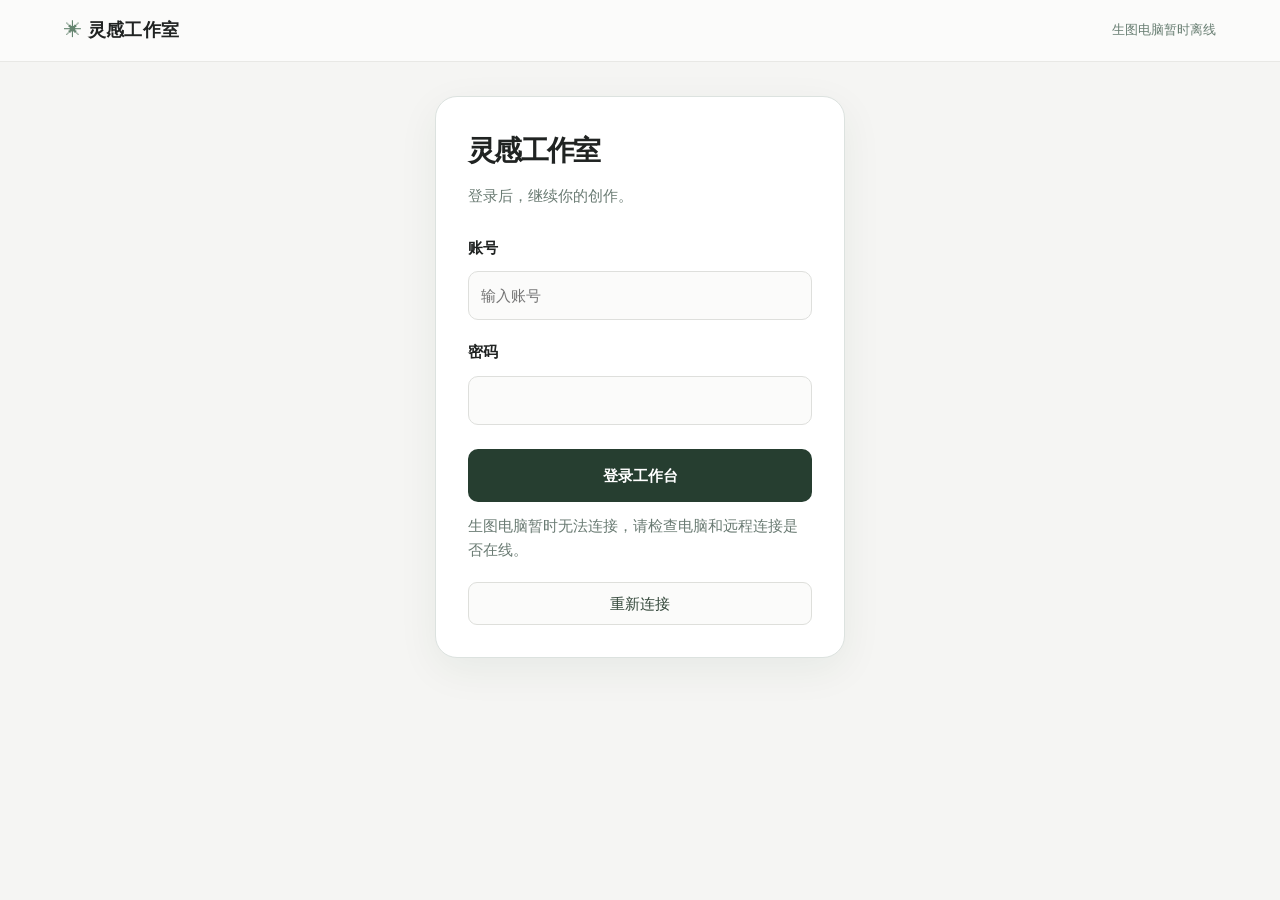
<file: studio/index.html>
<!doctype html>
<html lang="zh-CN"><head><meta charset="utf-8"><meta name="viewport" content="width=device-width,initial-scale=1"><title>灵感工作室</title><link rel="stylesheet" href="./static/redesign.css?v=20261103combo1"></head>
<body><header><a class="brand" href="./">✳ <b>灵感工作室</b></a><nav hidden><a href="#create">创作</a><a href="#results">作品</a><a href="#library">素材库</a></nav><span id="remoteAccount"></span><span id="remoteConnection" role="status">正在连接</span><button id="remoteLogout" class="secondary" hidden>退出登录</button></header><section id="remoteGate" class="remote-gate"><form id="remoteLogin" class="remote-login">
<h1>灵感工作室</h1><p>登录后，继续你的创作。</p>
<label for="remoteUser">账号</label><input id="remoteUser" name="username" autocomplete="username" required placeholder="输入账号">
<label for="remotePassword">密码</label><input id="remotePassword" name="password" type="password" autocomplete="current-password" required maxlength="256">
<button id="remoteSubmit" class="primary" type="submit">登录工作台</button>
<p id="remoteStatus" role="status">正在连接生图电脑…</p><button id="remoteReconnect" type="button" class="secondary">重新连接</button>
</form></section>
<main hidden><section id="create"><div class="intro"><h1>让想象，成为画面。</h1><p>选择适合你的方式，开始创作。</p></div>
<div class="tabs" role="tablist"><button data-mode="general">通用生图 <small>描绘任何想法</small></button><button data-mode="portrait">人物写真 <small>组合人物参考</small></button><button data-mode="handdraw">手绘创作 <small>探索画风与配色</small></button></div>
<div class="workspace"><div class="editor"><div class="heading"><h2 id="modeTitle"></h2><p id="modeHelp"></p></div>
<div id="handdrawThemeSection" hidden><label class="label" for="handdrawTheme">画面主题</label><textarea id="handdrawTheme" placeholder="例如：雨天咖啡馆里，一只小猫望着窗外"></textarea><p class="muted handdraw-theme-help">写下想画什么；画风、图型和情绪可以在下方选择。</p></div><div id="promptSection"><label class="label" for="prompt" id="promptLabel">提示词</label><textarea id="prompt" placeholder="描述你想要的画面，例如主体、场景、光线和氛围…"></textarea></div>
<div id="portrait" hidden><div class="portrait-toolbar"><div><h3>写真搭配</h3><p>每套对应一张图片，衣服、姿势和脸部都可选。</p></div><div class="portrait-actions"><button id="draw" type="button" class="secondary">随机搭配</button><button id="sameFace" type="button" class="secondary">整批使用同一张脸</button><button id="sameOutfit" type="button" class="secondary">整批使用同一套衣服</button></div></div><div class="drawline draw-filters"><span>随机搭配包含：</span><label><input type="checkbox" id="drawOutfit" checked> 衣服</label><label><input type="checkbox" id="drawPose" checked> 姿势</label><label><input type="checkbox" id="drawFace" checked> 脸部</label></div><div id="combos" class="combos"></div></div>
<div id="handdraw" hidden><div class="section-title"><div><b>手绘选项</b><p>按需选择，留空也可以创作。</p></div></div><div class="asset-choices"><div class="asset"><button data-picker="style"><strong>画风</strong><img id="stylePreview" class="handdraw-preview" alt="已选择的画风示例" hidden><span id="styleLabel">选择画风 +</span></button><button id="clearStyle" hidden>移除</button></div><div class="asset"><button data-picker="layout"><strong>图型</strong><img id="layoutPreview" class="handdraw-preview" alt="已选择的图型示例" hidden><span id="layoutLabel">选择图型 +</span></button><button id="clearLayout" hidden>移除</button><select id="layout" hidden aria-hidden="true" tabindex="-1"><option value="">不指定</option></select></div><div class="asset"><button data-picker="color"><strong>配色</strong><img id="colorPreview" class="handdraw-preview" alt="已选择的配色示例" hidden><span id="colorLabel">选择配色 +</span></button><button id="clearColor" hidden>移除</button><select id="color" hidden aria-hidden="true" tabindex="-1"><option value="">不指定</option></select></div></div><div class="handdraw-moods"><div><b>情绪</b><p>可多选，也可以不选。</p></div><div id="moodOptions" class="mood-options" role="group" aria-label="选择画面情绪"></div></div></div>
<div id="referenceSection"><div class="section-title"><div><b>参考图片</b><p>可添加多张，并说明每张图片的用途。</p></div><label class="secondary upload">添加图片 +<input id="upload" type="file" accept="image/*" multiple hidden></label></div><div id="refs" class="refs"></div></div>
<details id="batchSection"><summary>不同描述批量生成</summary><label class="label" for="batchPrompts">每行一条；留空则按上方描述生成</label><textarea id="batchPrompts" placeholder="每行填写一条画面描述"></textarea><p class="muted">每条描述分别生成一张。</p></details>
<details id="promptDetail"><summary>查看和修改完整提示词</summary><p class="muted">系统会根据当前选择自动整理，你可以直接修改。修改后的内容用于单张任务；批量任务会逐张自动整理。</p><button id="compile" class="secondary">重新整理</button><textarea id="compiled" placeholder="正在整理提示词…"></textarea><button id="clearCompiled" class="secondary">恢复自动整理</button></details></div>
<aside class="settings"><h2>生成设置</h2><div id="settingsCountSlot"><div id="countControl"><label class="label" for="count">生成数量</label><input id="count" type="number" min="1" max="50" value="1"><p id="countHint" class="count-hint" hidden></p></div></div><div id="selectionSummary" class="selection-summary" hidden aria-live="polite"></div><label class="label" for="ratio">画面比例</label><select id="ratio"><option>1:1</option><option>3:4</option><option>4:5</option><option>2:3</option><option>9:16</option><option>4:3</option><option>3:2</option><option>16:9</option><option>21:9</option></select><details><summary>逐张调整比例</summary><div id="ratios"></div></details><label class="label" for="resolution">清晰度</label><select id="resolution"><option>1K</option><option disabled>2K · 暂不可用</option><option disabled>4K · 暂不可用</option></select><p class="muted">参考图片会发送给生图服务。作品与素材保存在本机。重试可能消耗额外次数。</p><button id="generate" class="primary">开始生成 ↗</button><p id="notice" role="status"></p></aside></div></section>
<section id="results"><div class="section-title"><div><h2>作品</h2><p id="summary">完成的图片会陆续出现在这里。</p></div><div class="result-actions"><select id="history" aria-label="选择创作记录"></select><button id="openDownload" type="button" class="secondary" disabled>批量下载</button></div></div><div class="drawline"><input id="jobSearch" type="search" placeholder="搜索作品描述"><span class="retention-note">生成图片保留 30 天，到期自动清理；参数记录保留。</span></div><div id="jobs" class="jobs"></div></section>
<section id="library"><div class="section-title"><div><h2>素材库</h2><p>常用图片保存在本机，随时用于创作。</p></div><label class="secondary">添加素材 +<input type="file" id="assetUpload" accept="image/*" hidden></label></div><div class="drawline"><select id="assetCategory"><option>人物</option><option>衣服</option><option>场景</option><option>其他</option></select><input id="assetName" placeholder="素材名称（选填）"></div><div id="assets" class="jobs"></div></section></main>
<dialog id="picker"><div class="dialog-head"><h2 id="pickerTitle"></h2><button id="closePicker" class="secondary">关闭</button></div><input id="search" type="search" placeholder="搜索素材"><div id="styleCategories" class="style-categories" aria-label="素材分类" hidden></div><p id="pickerCount" class="muted" aria-live="polite"></p><div id="pickerGrid" class="picker-grid"></div><input id="pickerUpload" type="file" accept="image/png,image/jpeg,image/webp" hidden><p id="pickerNotice" role="status" class="muted"></p><button id="more" class="secondary">查看更多</button></dialog>
<dialog id="downloadDialog" aria-labelledby="downloadTitle"><div class="download-heading"><div><h2 id="downloadTitle">选择要下载的图片</h2><p>仅显示当前列表中已生成的作品。</p></div><button id="closeDownload" type="button" class="secondary">关闭</button></div><div class="download-toolbar"><label><input type="checkbox" id="downloadSelectAll"> 全选</label><span id="downloadCount" aria-live="polite"></span></div><div id="downloadGrid" class="download-grid"></div><div class="download-footer"><p id="downloadNotice" role="status"></p><button id="downloadSelected" type="button" class="primary">下载所选图片</button></div></dialog>
<dialog id="jobDetails" aria-labelledby="jobDetailsTitle"><div class="dialog-head"><h2 id="jobDetailsTitle">素材编码</h2><button id="closeJobDetails" type="button" class="secondary">关闭</button></div><div id="jobDetailsContent"></div></dialog>
<dialog id="preview" aria-label="作品预览"><button id="previewPrevious" class="preview-nav" type="button" aria-label="上一张"><svg viewBox="0 0 24 24" aria-hidden="true"><path d="M14.5 6.5 9 12l5.5 5.5"/></svg></button><div class="preview-image-wrap"><img id="previewImage" alt="作品预览"><button id="previewDetails" class="secondary" type="button">详情</button><button id="closePreview" class="secondary">关闭</button></div><button id="previewNext" class="preview-nav" type="button" aria-label="下一张"><svg viewBox="0 0 24 24" aria-hidden="true"><path d="m9.5 6.5 5.5 5.5-5.5 5.5"/></svg></button><span id="previewPosition" aria-live="polite"></span></dialog>
<script>window.STUDIO_REMOTE={"apiOrigin": "https://api.lanxi1023.com", "enabled": true};</script><script src="./static/network.js?v=20261103combo1"></script><script src="./static/remote-boot.js?v=20261103combo1"></script></body></html>
</file>
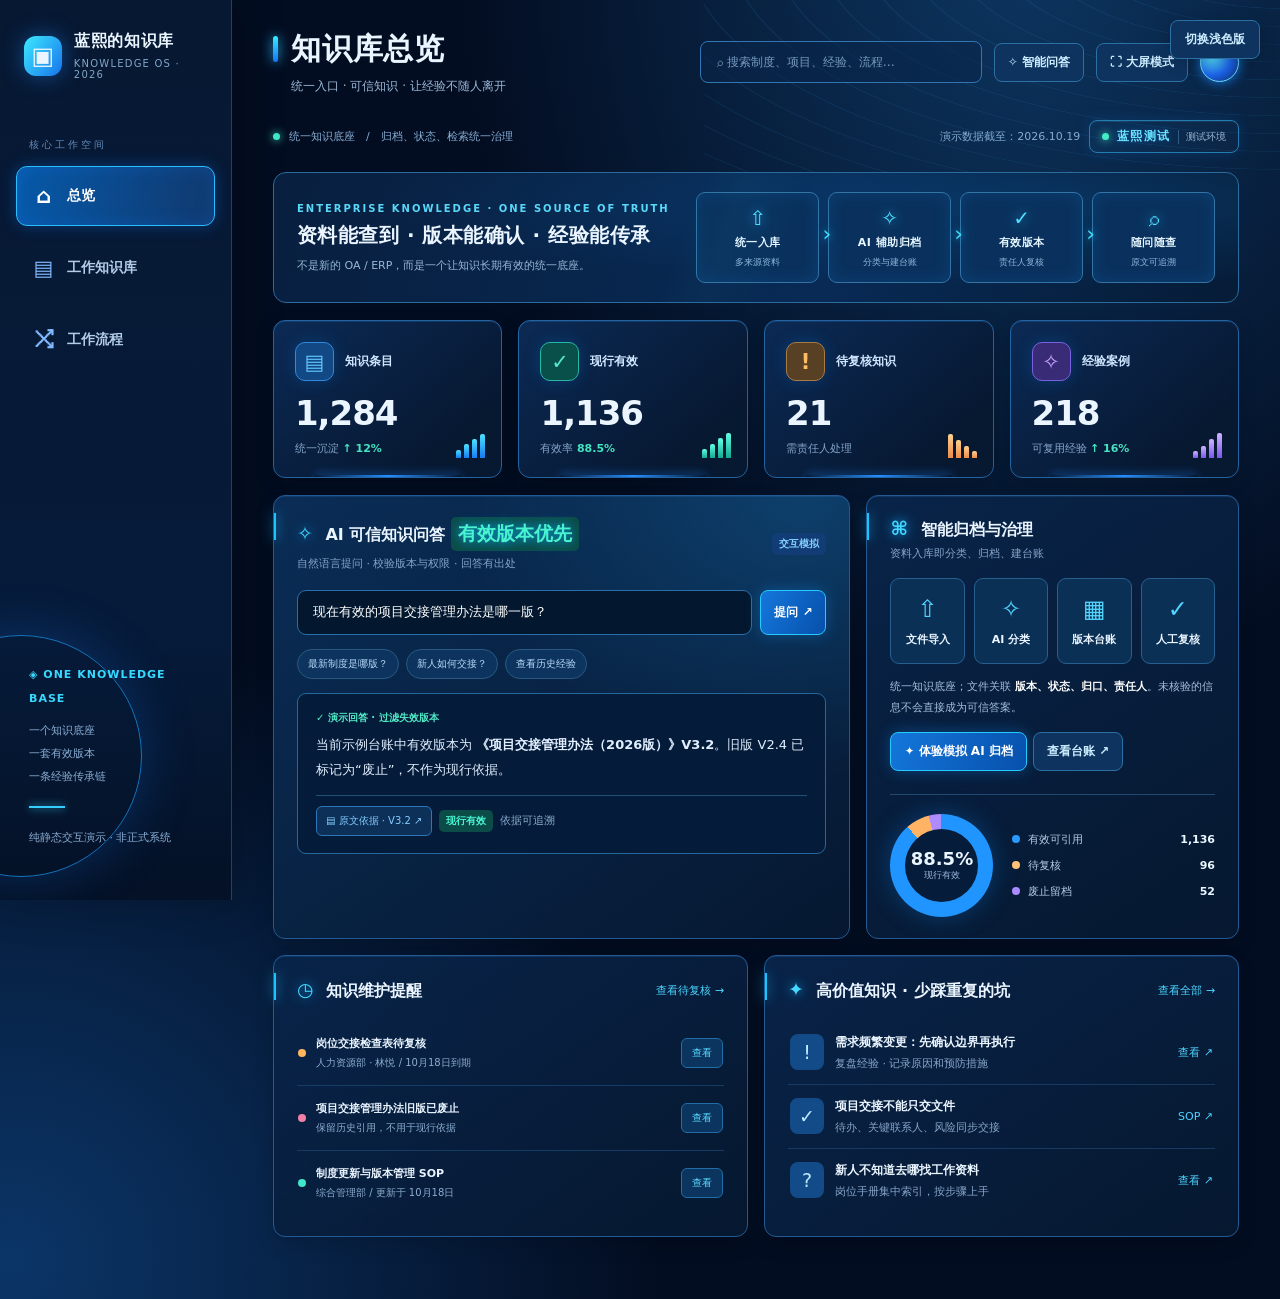
<file: dark.html>
<!doctype html>
<html lang="zh-CN"><head><meta charset="utf-8"><meta name="viewport" content="width=device-width,initial-scale=1">
<title>组织知识中枢 · 交互演示</title>
<style>
:root{color-scheme:dark;--bg:#030d21;--card:#081c3b;--line:#225180;--cyan:#2cdaff;--txt:#eaf5ff;--muted:#84a6ca;--mint:#3fe6c7;--amber:#ffc277;--purple:#b39aff}
*{box-sizing:border-box}body{margin:0;background:#020b1b;font-family:Inter,system-ui,-apple-system,"PingFang SC","Microsoft YaHei",sans-serif;color:var(--txt);font-size:13px}button,input{font:inherit}button{cursor:pointer}button:focus-visible,input:focus-visible{outline:2px solid var(--cyan);outline-offset:2px}
.shell{display:flex;min-height:100vh;background:radial-gradient(ellipse at 80% -4%,#124b82a8,transparent 39%),radial-gradient(ellipse at 1% 97%,#0b3567,transparent 36%),#030d21}.aside{width:215px;flex-shrink:0;padding:30px 13px;background:linear-gradient(180deg,#071832,#061b3a 70%,#041126);border-right:1px solid #1a4274;position:relative;overflow:hidden;display:flex;flex-direction:column}.aside:after{content:"";position:absolute;width:240px;height:240px;bottom:23px;left:-100px;border:1px solid #1374bd;border-radius:50%;box-shadow:0 0 52px #1874ee44;pointer-events:none}
.brand{display:flex;align-items:center;gap:12px;margin:0 8px 42px}.logo{height:40px;width:40px;border-radius:12px;display:grid;place-items:center;font-size:24px;font-weight:800;background:linear-gradient(125deg,#3ceaff,#1873ec);box-shadow:0 0 22px #1d85f777}.brand strong{display:block;color:#eaf5ff!important;font-size:16px;letter-spacing:.7px}.brand small{display:block;font-size:10px;margin-top:6px;color:#83a6c7;letter-spacing:1.2px}.navtitle{font-size:10px;letter-spacing:3px;color:#628bb9;margin:0 13px 14px}.nav{width:100%;background:transparent;border:1px solid transparent;color:#b3cde9;text-align:left;padding:16px 14px;border-radius:11px;margin:0 0 9px;display:flex;align-items:center;gap:12px;font-weight:650;transition:.15s}.nav .ico{font-size:20px;width:23px;text-align:center;color:#82baff}.nav:hover{background:#103762}.nav.active{background:linear-gradient(95deg,#0759a9,#10396e);border-color:#29bfff;box-shadow:0 0 16px #137bfa55,inset 0 0 18px #137bfa39;color:white}.nav.active .ico{color:white}.sidenote{margin-top:auto;padding:20px 13px;font-size:11px;line-height:2.1;color:#8baed4;position:relative;z-index:1}.sidenote strong{display:block;color:#37d9ff;letter-spacing:1px;margin-bottom:9px}.sidenote hr{height:2px;width:36px;border:0;background:#33ceff;box-shadow:0 0 8px #33ceff;margin:18px 0}
.main{min-width:0;flex:1;padding:24px 28px 40px;position:relative}.main:before{content:"";position:absolute;top:0;right:0;width:55%;height:180px;background:repeating-radial-gradient(ellipse at 100% -30%,transparent 0 20px,#35afff15 21px 22px,transparent 23px 44px);pointer-events:none}.header{display:flex;align-items:center;justify-content:space-between;gap:15px;position:relative}.headline h1{font-size:28px;margin:0 0 6px;letter-spacing:.8px}.headline h1:before{content:"";display:inline-block;width:5px;height:26px;border-radius:5px;background:linear-gradient(#35efff,#1176fa);box-shadow:0 0 12px #31bcff;margin-right:13px;vertical-align:-3px}.headline p{margin:0 0 0 18px;color:#9cb8d8;font-size:12px}.globalbar{display:flex;gap:9px;align-items:center}.search{width:min(275px,26vw);min-width:150px;background:#0a264c8f;border:1px solid #3375b1;color:#fff;border-radius:8px;padding:11px 13px}.search::placeholder,input::placeholder{color:#779abd}.btn{background:#0d335e;color:#ccecff;border:1px solid #2b70a5;border-radius:8px;padding:10px 13px;font-size:12px;font-weight:650}.btn:hover{border-color:#3adeff;background:#114b81}.btn.primary{background:linear-gradient(115deg,#1477db,#0750ab);border-color:#25caff;color:white;box-shadow:0 0 15px #1196ff54}.avatar{height:35px;width:35px;flex:none;border-radius:100%;background:radial-gradient(circle at 30% 30%,#5af2ff,#1c62e9 55%,#082758);border:1px solid #6ce0ff;box-shadow:0 0 12px #167dec}.overline{margin:20px 0;color:#86acd3;font-size:11px;display:flex;align-items:center;gap:9px}.live{display:inline-block;height:7px;width:7px;background:var(--mint);border-radius:50%;box-shadow:0 0 9px #3fe6c7;animation:pulse 2s infinite}.date{margin-left:auto}
.page{display:none;animation:appear .3s}.page.active{display:block}.stats{display:grid;grid-template-columns:repeat(4,minmax(0,1fr));gap:13px;margin-bottom:13px}.stat{min-width:0;border-radius:12px;border:1px solid #2263a1;background:linear-gradient(140deg,#0b2a55,#071831 78%);padding:19px 17px;box-shadow:inset 0 1px #4699ed2d,0 5px 20px #0002;position:relative;overflow:hidden}.stat:after{content:"";position:absolute;height:2px;left:18%;right:18%;bottom:0;background:linear-gradient(90deg,transparent,#268eff,transparent);box-shadow:0 0 10px #248aff}.stat-label{display:flex;align-items:center;gap:11px;font-size:11px;color:#d0e6ff;font-weight:700}.stat-icon{flex:none;width:39px;height:39px;border:1px solid #3188dd;border-radius:10px;background:#124984;color:#61c7ff;display:grid;place-items:center;font-size:21px;box-shadow:0 0 16px #0d7cde44}.stat-icon.teal{background:#094f4a;color:#54e9ce;border-color:#24b8a5}.stat-icon.gold{background:#584024;color:#ffbc66;border-color:#aa7a43}.stat-icon.purple{background:#392b75;color:#c3a5ff;border-color:#7761df}.stat-num{font-size:30px;line-height:1.35;font-weight:800;margin:10px 0 4px;letter-spacing:-1px}.stat-sub{font-size:10px;color:#85a6ca}.stat-sub b{color:#45e5c1}.spark{height:24px;display:flex;gap:3px;align-items:end;justify-content:flex-end;position:absolute;right:16px;bottom:19px}.spark span{height:var(--h);width:5px;background:linear-gradient(#4de2ff,#167cf3);border-radius:2px 2px 0 0;animation:grow .65s both}.spark.gold span{background:linear-gradient(#ffd18f,#ef8b48)}.spark.teal span{background:linear-gradient(#63ffe3,#13a994)}.spark.purple span{background:linear-gradient(#cfb4ff,#7d56ed)}
.cols{display:grid;grid-template-columns:minmax(0,1.48fr) minmax(0,1fr);gap:13px;margin-bottom:13px}.cols.equal{grid-template-columns:1fr 1fr}.card{min-width:0;padding:18px;border:1px solid #235a93;border-radius:12px;background:linear-gradient(145deg,#09254bef,#061830);box-shadow:inset 0 1px #469cf726,0 8px 20px #0002;position:relative}.card:before{content:"";position:absolute;top:17px;left:0;height:27px;width:2px;background:#18c6ff;box-shadow:0 0 12px #16bbff}.card.qa{background:radial-gradient(ellipse at 92% 0%,#11568b8c,transparent 45%),linear-gradient(145deg,#0a2d56,#061831)}.cardhead{display:flex;align-items:center;justify-content:space-between;gap:10px;margin-bottom:14px}.cardhead h2{font-size:15px;margin:0;font-weight:750}.cardhead h2 span{color:#42d8ff;font-size:19px;margin-right:7px;text-shadow:0 0 12px #09adff}.cardhead p{font-size:10px;color:#84a5c9;margin:5px 0 0}.tag{font-size:10px;white-space:nowrap;border-radius:5px;padding:4px 7px;display:inline-flex;align-items:center;font-weight:700}.tag.good{background:#0b4c49;color:#48f4d0}.tag.warn{background:#523b27;color:#ffc17b}.tag.old{background:#4b2c3c;color:#ff9eba}.tag.blue{background:#123c75;color:#85cfff}
.askline{display:flex;gap:8px;margin:15px 0 12px}.askline input{flex:1;min-width:0;background:#03182f;color:#fff;border:1px solid #296eaa;border-radius:9px;padding:12px}.chips{display:flex;gap:7px;flex-wrap:wrap}.chip{border:1px solid #295982;background:#0d345f;border-radius:16px;padding:7px 10px;color:#b6d9f8;font-size:10px}.chip:hover{border-color:#2ddfff}.answer{margin-top:14px;border:1px solid #26689d;border-radius:9px;background:#041b39;padding:15px;min-height:116px}.answer .lead{color:#51e9c5;font-size:10px;font-weight:800;margin:0 0 7px}.answer p{font-size:12px;line-height:1.95;margin:0;color:#e2efff}.sources{display:flex;gap:7px;align-items:center;flex-wrap:wrap;margin-top:12px;padding-top:10px;border-top:1px solid #225077}.source{font-size:10px;border:1px solid #2d76b8;background:#0d3058;color:#85cdff;padding:7px 9px;border-radius:6px}.source:hover{color:white;border-color:#35daff}
.steps{display:grid;grid-template-columns:repeat(4,1fr);gap:7px}.step{padding:13px 5px;text-align:center;border-radius:9px;background:#0b3055;border:1px solid #27608e}.step i{display:block;color:#53d5ff;font-size:24px;font-style:normal;margin-bottom:8px}.step strong{font-size:10px}.desc{font-size:11px;line-height:1.9;color:#a4bfdd;margin:13px 0}.chartline{border-top:1px solid #244970;padding-top:15px;margin-top:17px;display:flex;gap:19px;align-items:center}.ring{width:103px;height:103px;flex:none;border-radius:100%;background:conic-gradient(#2195ff 0 88.5%,#ffb365 88.5% 96%,#ae8bff 96%);display:grid;place-items:center;box-shadow:0 0 25px #0b7bdb59}.ring div{width:73px;height:73px;border-radius:100%;display:grid;place-content:center;background:#061c3b;text-align:center;font-weight:800;font-size:18px}.ring small{font-size:9px;font-weight:400;color:#9bb8dc}.leg{flex:1}.legrow{display:flex;align-items:center;gap:8px;font-size:11px;color:#b5cce6;margin:11px 0}.legrow b{margin-left:auto;color:#e9f7ff}.dot{height:8px;width:8px;border-radius:100%;display:inline-block}.item{display:flex;gap:11px;align-items:center;padding:13px 2px;border-bottom:1px solid #173a65}.item:last-child{border-bottom:0}.item-icon{flex:none;background:#124b88;color:#bfe9ff;width:34px;height:36px;display:grid;place-items:center;border-radius:8px;font-size:19px}.item-title{flex:1;min-width:0}.item-title strong{font-size:12px;display:block;white-space:nowrap;overflow:hidden;text-overflow:ellipsis}.item-title small{display:block;color:#87a6cb;font-size:10px;margin-top:5px}.action-link{background:transparent;border:0;color:#4cd4ff;font-size:11px;padding:6px 0;white-space:nowrap}.action-link:hover{text-decoration:underline}.notice{display:flex;align-items:center;gap:10px;border-bottom:1px solid #163c65;padding:13px 0}.notice:last-child{border:0}.notice .content{flex:1}.notice .content strong{display:block;font-size:11px}.notice .content small{display:block;font-size:10px;color:#8daed1;margin-top:5px}.notice button{background:#0b345f;border:1px solid #226da5;color:#5bd9ff;border-radius:6px;font-size:10px;padding:7px 10px}.muted{color:#8cadd0;font-size:11px}.tip{border-radius:9px;border:1px solid #2b5c88;background:#082b4e;padding:13px;font-size:11px;line-height:1.9;color:#abc8e6}.tip strong{color:#fff}.tableWrap{overflow-x:auto}.table{border-collapse:collapse;width:100%;min-width:700px}.table th{text-align:left;font-size:10px;background:#0a2e55;color:#93b9e0;padding:14px 11px}.table td{padding:14px 11px;border-bottom:1px solid #1b4269;font-size:11px;color:#c0d5ec}.table tbody tr{cursor:pointer}.table tbody tr:hover{background:#10416b}.table .name{color:#f2f9ff;font-weight:700}.filters{display:flex;gap:8px;flex-wrap:wrap;margin:15px 0}.filter{border:1px solid #26547d;border-radius:8px;background:#092646;color:#a9c5e3;padding:8px 12px;font-size:11px}.filter.active{border-color:#2dcfff;background:#12508b;color:#fff}.footrow{display:flex;align-items:center;justify-content:space-between;color:#7da3c7;font-size:10px;margin-top:12px}.banner{padding:16px 18px;border:1px solid #2e72a9;background:linear-gradient(100deg,#0a3865,#0a1d3a);border-radius:10px;margin-bottom:13px}.banner strong{font-size:13px}.banner p{color:#a5c3e1;margin:6px 0 0;font-size:11px;line-height:1.7}.flowtabs{display:flex;flex-wrap:wrap;gap:9px;margin:12px 0 15px}.flowtab{border:1px solid #2b5b87;background:#09274b;padding:10px 13px;color:#aac8ea;border-radius:8px;font-size:12px}.flowtab.active{border-color:#36d9ff;background:#12538d;color:white;box-shadow:0 0 11px #1896ff50}.flowstep{padding:14px 0;display:flex;gap:12px;border-bottom:1px solid #1b4168}.flowstep:last-child{border:0}.num{width:30px;height:30px;flex:none;border-radius:9px;border:1px solid #2684c6;background:#10508c;color:#5dddff;font-weight:800;display:grid;place-items:center}.flowstep strong{font-size:12px}.flowstep p{color:#9bb8d6;line-height:1.8;font-size:11px;margin:6px 0 0}.mistake{margin:10px 0;border-left:3px solid #f5ab5f;background:#3d2b223c;padding:12px;color:#e2cbb7;font-size:11px;line-height:1.8}
.modal{display:none;position:fixed;inset:0;background:#020813bb;z-index:10;justify-content:flex-end}.modal.open{display:flex}.drawer{width:min(470px,100%);overflow-y:auto;height:100%;background:linear-gradient(#0b2c55,#06152b);border-left:1px solid #3989c3;box-shadow:-15px 0 45px #000a;padding:28px}.drawerClose{float:right;background:#103b66;color:#e5f5ff;border:1px solid #3d79a9;border-radius:7px;padding:7px 12px}.drawer h2{font-size:22px;line-height:1.5;margin:26px 0 12px}.fields{display:grid;grid-template-columns:1fr 1fr;gap:9px;margin:19px 0}.field{padding:12px;background:#0b2443;border:1px solid #28537c;border-radius:8px}.field small{display:block;color:#82a7c9;font-size:10px;margin-bottom:6px}.field b{font-size:12px}.drawer p{font-size:12px;line-height:1.9;color:#bcd2ea}.toast{display:none;position:fixed;bottom:28px;right:25px;max-width:400px;background:#0e4264;border:1px solid #37dcf7;box-shadow:0 0 22px #0ab2d980;padding:14px 17px;border-radius:9px;z-index:20;font-size:12px}.toast.show{display:block}.hintcaption{font-size:10px;color:#829fc3;margin:13px 0}
@keyframes pulse{50%{opacity:.4;box-shadow:0 0 19px #3fe6c7}}@keyframes appear{from{opacity:.3;transform:translateY(6px)}to{opacity:1;transform:none}}@keyframes grow{from{transform:scaleY(.2);transform-origin:bottom}to{transform:scaleY(1)}}
@media(max-width:1100px){.aside{width:175px}.main{padding:22px 16px}.stat{padding:16px 12px}.stat-num{font-size:26px}.card{padding:15px}.cols{grid-template-columns:1.25fr 1fr}}
@media(max-width:760px){.shell{display:block}.aside{width:100%;display:block;padding:12px;border-right:0;border-bottom:1px solid #26517f}.aside:after,.sidenote,.navtitle{display:none}.brand{margin:0 0 12px}.brand strong{display:block;color:#eaf5ff!important;font-size:14px}.logo{height:32px;width:32px;font-size:19px}.nav{width:auto;display:inline-flex;padding:9px 12px;margin:0 5px 2px 0;font-size:11px;gap:6px}.nav .ico{width:auto;font-size:15px}.main{padding:18px 12px}.header{flex-wrap:wrap}.headline h1{font-size:23px}.globalbar{width:100%}.search{width:auto;min-width:0;flex:1}.stats{grid-template-columns:repeat(2,minmax(0,1fr))}.cols,.cols.equal{grid-template-columns:1fr}.avatar{display:none}.date{display:none}.stat-num{font-size:25px}}
@media(prefers-reduced-motion:reduce){*{animation:none!important;transition:none!important}}

/* Desktop widescreen workspace. Below 761px the original mobile layout is unchanged. */
.desktop-intro{display:none}
@media(min-width:1101px){
 html{background:#020918}
 .shell{min-height:100vh}
 .aside{width:232px;position:sticky;top:0;height:100vh;padding:31px 16px;box-shadow:7px 0 45px #0003}
 .brand{margin-bottom:58px}
 .nav{font-size:14px;margin-bottom:12px;padding:17px 15px}
 .nav .ico{font-size:21px}
 .main{padding:29px clamp(24px,3.2vw,62px) 46px;max-width:1920px;margin-left:auto;margin-right:auto}
 .header{min-height:58px;padding-bottom:5px}
 .headline h1{font-size:30px}
 .headline p{font-size:12px;margin-top:8px}
 .globalbar{gap:12px}
 .search{width:clamp(235px,22vw,355px);padding:13px 16px;font-size:12px}
 .avatar{width:39px;height:39px}
 .overline{margin:20px 0 19px;font-size:11px}
 .desktop-intro{display:grid;grid-template-columns:minmax(250px,1fr) minmax(450px,1.35fr);gap:15px;align-items:center;border:1px solid #2b6b9e;background:radial-gradient(ellipse at 78% 24%,#0c5a9a52,transparent 60%),linear-gradient(105deg,#081f3f,#082a55 58%,#061c37);padding:19px 23px;margin-bottom:17px;border-radius:13px;position:relative;overflow:hidden;min-height:109px}
 .desktop-intro:after{content:"";pointer-events:none;position:absolute;inset:0;background:linear-gradient(110deg,transparent 42%,#46d9ff09 47%,transparent 54%);animation:deskSweep 8s linear infinite}
 .desk-kicker{font-size:10px;font-weight:800;color:#58d9fa;letter-spacing:2px;display:block;margin-bottom:6px}
 .desktop-intro h2{font-size:20px;line-height:1.55;margin:0 0 7px;font-weight:800;letter-spacing:.5px}
 .desktop-intro p{margin:0;font-size:11px;color:#97b8d6}
 .desk-track{display:grid;grid-template-columns:repeat(4,minmax(0,1fr));gap:9px;align-items:stretch}
 .desk-node{position:relative;text-align:center;padding:13px 6px;background:#0a315d;border:1px solid #3374a5;border-radius:9px;box-shadow:inset 0 0 16px #0b70c13b}
 .desk-node:not(:last-child):after{content:"›";position:absolute;top:28px;right:-13px;color:#3de0ff;font-size:22px;z-index:2;text-shadow:0 0 8px #18ceff}
 .desk-node b{display:block;font-size:11px;letter-spacing:.5px;color:#e5f6ff}
 .desk-node small{font-size:9px;display:block;color:#8eb7db;margin-top:6px}
 .desk-node .node-ico{display:block;font-size:20px;color:#50dfff;margin-bottom:5px;text-shadow:0 0 12px #26b9ff}
 .stats{gap:16px;margin-bottom:17px}
 .stat{padding:21px 21px;min-height:143px}
 .stat-label{font-size:12px}
 .stat-num{font-size:34px;margin-top:10px}
 .stat-sub{font-size:11px}
 .cols{grid-template-columns:minmax(0,1.55fr) minmax(0,1fr);gap:16px;margin-bottom:16px}
 .cols.equal{grid-template-columns:repeat(2,minmax(0,1fr))}
 .card{padding:21px 23px}
 .cardhead{margin-bottom:17px}
 .cardhead h2{font-size:16px}
 .cardhead p{font-size:11px}
 .askline{margin-top:19px;margin-bottom:14px}
 .askline input{padding:14px 15px;font-size:13px}
 .answer{padding:17px 18px;min-height:135px}
 .answer p{font-size:13px}
 .steps{gap:9px}
 .step{padding:16px 6px}
 .step strong{font-size:11px}
 .chartline{margin-top:23px;padding-top:19px}
 .item-title strong{font-size:12px}
 .item-title small{font-size:11px}
 .notice{padding:15px 1px}
 #workflow .cols{grid-template-columns:minmax(0,1.45fr) minmax(0,1fr)}
 #workflow .flowstep{padding:15px 0}
 #knowledge .table th{font-size:11px}
 #knowledge .table td{padding:17px 12px;font-size:12px}
 #knowledge .card:first-of-type{padding-top:24px}
 .desktop-fullscreen{display:inline-flex}
}
@media(min-width:761px) and (max-width:1100px){.desktop-intro{display:none}.desktop-fullscreen{display:none}}
@media(max-width:760px){.desktop-intro,.desktop-fullscreen{display:none!important}}
@media(min-width:1700px){.main{padding-left:56px;padding-right:56px}.desktop-intro{min-height:130px}.desk-node{padding:17px 9px}.stat{min-height:157px}}
@media(prefers-reduced-motion:reduce){.desktop-intro:after{animation:none}}
@keyframes deskSweep{from{transform:translateX(-70%)}to{transform:translateX(120%)}}

/* Visible test-environment label shared by desktop and mobile */
.test-mark{display:inline-flex;align-items:center;gap:8px;white-space:nowrap;padding:7px 12px;border-radius:8px;border:1px solid #237cb0;background:linear-gradient(110deg,#0c3158,#0b2545);color:#dff6ff;box-shadow:0 0 14px #1686f82b,inset 0 1px #73d9ff18;font-size:11px}
.test-mark b{font-size:12px;color:#69e4ff;letter-spacing:1.2px;text-shadow:0 0 9px #1686f86b}
.test-mark small{font-size:10px;color:#9bbad8;border-left:1px solid #315a80;padding-left:7px}
.test-dot{width:7px;height:7px;flex:none;border-radius:50%;background:#42edc6;box-shadow:0 0 9px #42edc6;animation:pulse 2s infinite}
@media(max-width:760px){.test-mark{padding:6px 9px;gap:6px}.test-mark b{font-size:11px}.test-mark small{font-size:9px}.overline{flex-wrap:wrap;gap:8px}.date{margin-left:auto}}

</style></head><body><div class="shell">
<aside class="aside"><div class="brand"><div class="logo">▣</div><div><strong>蓝熙的知识库</strong><small>KNOWLEDGE OS · 2026</small></div></div><div class="navtitle">核心工作空间</div>
<nav aria-label="三大模块"><button class="nav active" data-page="overview"><span class="ico">⌂</span> 总览</button><button class="nav" data-page="knowledge"><span class="ico">▤</span> 工作知识库</button><button class="nav" data-page="workflow"><span class="ico">⤨</span> 工作流程</button></nav>
<div class="sidenote"><strong>◈ ONE KNOWLEDGE BASE</strong>一个知识底座<br>一套有效版本<br>一条经验传承链<hr><div>纯静态交互演示 · 非正式系统</div></div></aside>
<main class="main"><header class="header"><div class="headline"><h1 id="pageTitle">知识库总览</h1><p id="pageDesc">统一入口 · 可信知识 · 让经验不随人离开</p></div><div class="globalbar"><input id="search" class="search" placeholder="⌕ 搜索制度、项目、经验、流程…" aria-label="搜索演示知识"><button class="btn" id="jumpAI">✧ 智能问答</button><button class="btn desktop-fullscreen" id="screenMode" aria-label="切换电脑大屏模式">⛶ 大屏模式</button><div class="avatar"></div></div></header>
<div class="overline"><span class="live"></span>统一知识底座　/　归档、状态、检索统一治理 <span class="date">演示数据截至：2026.10.19</span><span class="test-mark"><span class="test-dot"></span><b>蓝熙测试</b><small>测试环境</small></span></div>
<section class="page active" id="overview">
<div class="desktop-intro" aria-label="桌面知识沉淀链路">
 <div><span class="desk-kicker">ENTERPRISE KNOWLEDGE · ONE SOURCE OF TRUTH</span><h2>资料能查到 · 版本能确认 · 经验能传承</h2><p>不是新的 OA / ERP，而是一个让知识长期有效的统一底座。</p></div>
 <div class="desk-track">
  <div class="desk-node"><span class="node-ico">⇧</span><b>统一入库</b><small>多来源资料</small></div>
  <div class="desk-node"><span class="node-ico">✧</span><b>AI 辅助归档</b><small>分类与建台账</small></div>
  <div class="desk-node"><span class="node-ico">✓</span><b>有效版本</b><small>责任人复核</small></div>
  <div class="desk-node"><span class="node-ico">⌕</span><b>随问随查</b><small>原文可追溯</small></div>
 </div>
</div>
<div class="stats"><div class="stat"><div class="stat-label"><span class="stat-icon">▤</span> 知识条目</div><div class="stat-num">1,284</div><div class="stat-sub">统一沉淀 <b>↑ 12%</b></div><div class="spark"><span style="--h:8px"></span><span style="--h:14px"></span><span style="--h:19px"></span><span style="--h:24px"></span></div></div>
<div class="stat"><div class="stat-label"><span class="stat-icon teal">✓</span> 现行有效</div><div class="stat-num">1,136</div><div class="stat-sub">有效率 <b>88.5%</b></div><div class="spark teal"><span style="--h:9px"></span><span style="--h:14px"></span><span style="--h:20px"></span><span style="--h:25px"></span></div></div>
<div class="stat"><div class="stat-label"><span class="stat-icon gold">!</span> 待复核知识</div><div class="stat-num">21</div><div class="stat-sub">需责任人处理</div><div class="spark gold"><span style="--h:24px"></span><span style="--h:18px"></span><span style="--h:12px"></span><span style="--h:7px"></span></div></div>
<div class="stat"><div class="stat-label"><span class="stat-icon purple">✧</span> 经验案例</div><div class="stat-num">218</div><div class="stat-sub">可复用经验 <b>↑ 16%</b></div><div class="spark purple"><span style="--h:7px"></span><span style="--h:12px"></span><span style="--h:19px"></span><span style="--h:25px"></span></div></div></div>
<div class="cols">
<div class="card qa"><div class="cardhead"><div><h2><span>✧</span> AI 可信知识问答 <span class="tag good">有效版本优先</span></h2><p>自然语言提问 · 校验版本与权限 · 回答有出处</p></div><span class="tag blue">交互模拟</span></div>
<div class="askline"><input id="askInput" aria-label="知识问答" value="现在有效的项目交接管理办法是哪一版？"><button class="btn primary" id="askButton">提问 ↗</button></div><div class="chips"><button class="chip" data-question="现在有效的项目交接管理办法是哪一版？">最新制度是哪版？</button><button class="chip" data-question="新人接手项目应该做什么？">新人如何交接？</button><button class="chip" data-question="以前项目需求变更踩过什么坑？">查看历史经验</button></div>
<div class="answer" id="answer"><div class="lead">✓ 演示回答 · 过滤失效版本</div><p>当前示例台账中有效版本为 <b>《项目交接管理办法（2026版）》V3.2</b>。旧版 V2.4 已标记为“废止”，不作为现行依据。</p><div class="sources"><button class="source" data-doc="1">▤ 原文依据 · V3.2 ↗</button><span class="tag good">现行有效</span><span class="muted">依据可追溯</span></div></div>
</div>
<div class="card"><div class="cardhead"><div><h2><span>⌘</span> 智能归档与治理</h2><p>资料入库即分类、归档、建台账</p></div></div><div class="steps"><div class="step"><i>⇧</i><strong>文件导入</strong></div><div class="step"><i>✧</i><strong>AI 分类</strong></div><div class="step"><i>▦</i><strong>版本台账</strong></div><div class="step"><i>✓</i><strong>人工复核</strong></div></div><p class="desc">统一知识底座；文件关联 <b style="color:white">版本、状态、归口、责任人</b>。未核验的信息不会直接成为可信答案。</p>
<button class="btn primary" id="importButton">✦ 体验模拟 AI 归档</button><button class="btn" data-page="knowledge" style="margin-left:6px">查看台账 ↗</button><div class="chartline"><div class="ring"><div>88.5%<small>现行有效</small></div></div><div class="leg"><div class="legrow"><span class="dot" style="background:#299bff"></span>有效可引用<b>1,136</b></div><div class="legrow"><span class="dot" style="background:#ffc277"></span>待复核<b>96</b></div><div class="legrow"><span class="dot" style="background:#aa8aff"></span>废止留档<b>52</b></div></div></div></div>
</div>
<div class="cols equal"><div class="card"><div class="cardhead"><h2><span>◷</span> 知识维护提醒</h2><button class="action-link" data-review="1">查看待复核 →</button></div>
<div class="notice"><span class="dot" style="background:#ffb65d"></span><div class="content"><strong>岗位交接检查表待复核</strong><small>人力资源部 · 林悦 / 10月18日到期</small></div><button data-doc="4">查看</button></div>
<div class="notice"><span class="dot" style="background:#f080a5"></span><div class="content"><strong>项目交接管理办法旧版已废止</strong><small>保留历史引用，不用于现行依据</small></div><button data-doc="5">查看</button></div>
<div class="notice"><span class="dot" style="background:#3fe6c7"></span><div class="content"><strong>制度更新与版本管理 SOP</strong><small>综合管理部 / 更新于 10月18日</small></div><button data-doc="9">查看</button></div>
</div><div class="card"><div class="cardhead"><h2><span>✦</span> 高价值知识 · 少踩重复的坑</h2><button class="action-link" data-page="knowledge">查看全部 →</button></div>
<div class="item"><div class="item-icon">!</div><div class="item-title"><strong>需求频繁变更：先确认边界再执行</strong><small>复盘经验 · 记录原因和预防措施</small></div><button class="action-link" data-doc="3">查看 ↗</button></div>
<div class="item"><div class="item-icon">✓</div><div class="item-title"><strong>项目交接不能只交文件</strong><small>待办、关键联系人、风险同步交接</small></div><button class="action-link" data-page="workflow">SOP ↗</button></div>
<div class="item"><div class="item-icon">?</div><div class="item-title"><strong>新人不知道去哪找工作资料</strong><small>岗位手册集中索引，按步骤上手</small></div><button class="action-link" data-doc="6">查看 ↗</button></div></div></div>
</section>
<section class="page" id="knowledge">
<div class="stats"><div class="stat"><div class="stat-label"><span class="stat-icon">▤</span> 统一知识底座</div><div class="stat-num">1 个</div><div class="stat-sub">统一检索与权限入口</div></div><div class="stat"><div class="stat-label"><span class="stat-icon teal">✧</span> AI 辅助归档</div><div class="stat-num">已规划</div><div class="stat-sub">识别、分类、元数据</div></div><div class="stat"><div class="stat-label"><span class="stat-icon gold">▦</span> 版本状态</div><div class="stat-num">3 类</div><div class="stat-sub">有效 / 待复核 / 废止</div></div><div class="stat"><div class="stat-label"><span class="stat-icon purple">⌕</span> 全域搜索</div><div class="stat-num">统一</div><div class="stat-sub">制度、案例、流程、模板</div></div></div>
<div class="card" style="margin-bottom:13px"><div class="cardhead"><div><h2><span>▦</span> 知识档案 · 元数据台账</h2><p>分类、版本、生效状态与责任到人 · 点击资料行查看溯源详情</p></div><button class="btn primary" id="importButton2">＋ 模拟智能归档</button></div><div class="filters" id="filters"></div><div class="tableWrap"><table class="table"><thead><tr><th>知识文件名称</th><th>分类</th><th>版本</th><th>引用状态</th><th>归口 / 责任人</th><th>更新日期</th></tr></thead><tbody id="docRows"></tbody></table></div><div class="footrow"><span id="docCount">当前显示示例资料</span><button class="action-link" id="resetFilter">重置筛选 ↺</button></div></div>
<div class="cols equal"><div class="card"><div class="cardhead"><h2><span>✧</span> AI 智能归档规则</h2></div><div class="item"><div class="item-icon">01</div><div class="item-title"><strong>识别文档类型与主题</strong><small>制度、项目、复盘、手册、操作流程等</small></div></div><div class="item"><div class="item-icon">02</div><div class="item-title"><strong>提取并建立元数据台账</strong><small>版本、责任人、生效日期、引用状态</small></div></div><div class="item"><div class="item-icon">03</div><div class="item-title"><strong>人工确认后纳入有效引用</strong><small>自动分类是建议，有效性须经责任人确认</small></div></div></div>
<div class="card"><div class="cardhead"><h2><span>◈</span> 知识治理原则</h2></div><div class="tip"><strong>一个底座，分层不分家</strong><br>按照内容类型组织目录，避免按部门重复创建孤立知识库。</div><div class="tip" style="margin-top:10px"><strong>只有一个当前有效版本</strong><br>旧版可追溯，但不能混入现行制度答案。</div><div class="tip" style="margin-top:10px"><strong>有人维护，有人负责</strong><br>落实责任人及复核节奏，避免知识过期失效。</div></div></div>
</section>
<section class="page" id="workflow">
<div class="banner"><strong>⤨ 工作流程 = 怎么做的知识资产，不是审批系统</strong><p>沉淀标准操作、历史教训、资料模板和岗位交接清单，让工作不因人员变动而断档。</p></div>
<div class="stats"><div class="stat"><div class="stat-label"><span class="stat-icon">▤</span> 标准操作手册</div><div class="stat-num">42</div><div class="stat-sub">统一操作口径</div></div><div class="stat"><div class="stat-label"><span class="stat-icon teal">✓</span> 岗位交接指引</div><div class="stat-num">18</div><div class="stat-sub">岗位传承不断档</div></div><div class="stat"><div class="stat-label"><span class="stat-icon gold">!</span> 常见错误提示</div><div class="stat-num">63</div><div class="stat-sub">避免重复踩坑</div></div><div class="stat"><div class="stat-label"><span class="stat-icon purple">◇</span> 关联工具模板</div><div class="stat-num">56</div><div class="stat-sub">让经验立即可执行</div></div></div>
<div class="card" style="margin-bottom:13px"><div class="cardhead"><div><h2><span>⌘</span> 选择一个工作场景</h2><p>一个 SOP = 标准步骤 + 注意事项 + 关联资料</p></div></div><div class="flowtabs" id="flowTabs"></div></div>
<div class="cols"><div class="card"><div class="cardhead"><div><h2><span>≡</span> <span id="flowTitle"></span></h2><p id="flowSub"></p></div><span class="tag good">可复用操作指南</span></div><div id="flowSteps"></div></div><div><div class="card" style="margin-bottom:13px"><div class="cardhead"><h2><span style="color:#ffb66b">!</span> 以前踩过的坑</h2></div><div id="flowMistakes"></div><p class="hintcaption">问题经验与操作步骤关联，方便持续补充。</p></div><div class="card"><div class="cardhead"><h2><span>▤</span> 关联资料与模板</h2></div><div id="flowDocs"></div><div class="tip" style="margin-top:10px"><strong>目标：换个人也能继续做</strong><br>明确做到哪一步、下一步做什么、哪里容易出错。</div></div></div></div>
</section></main></div>
<div class="modal" id="modal"><div class="drawer" role="dialog" aria-modal="true" aria-label="资料详情"><button class="drawerClose" id="closeModal">✕ 关闭</button><div id="modalBody"></div></div></div><div class="toast" id="toast" role="status"></div>
<script>
(function(){
const docs=[
{id:1,name:"项目交接管理办法（2026版）",cat:"制度规章",v:"V3.2",state:"现行有效",owner:"项目管理部 · 周岚",date:"2026-10-16",effective:"2026-10-16",detail:"交接范围包括项目进度、关键联系人、文档现行版本、未完成事项和遗留风险，交接人及接手人逐项确认。"},
{id:2,name:"合同资料归档规范",cat:"制度规章",v:"V2.1",state:"现行有效",owner:"综合管理部 · 陈敏",date:"2026-10-12",effective:"2026-10-12",detail:"规范合同材料的命名方式、归档目录、必备附件及归口责任。"},
{id:3,name:"项目复盘：需求频繁变更的教训",cat:"经验案例",v:"V1.0",state:"现行有效",owner:"项目管理部 · 王强",date:"2026-10-13",effective:"2026-10-13",detail:"场景：反复口头变更导致返工；经验：明确边界、书面记录、责任人确认，重要变更同步相关成员。"},
{id:4,name:"岗位交接检查表",cat:"模板工具",v:"V2.0",state:"待复核",owner:"人力资源部 · 林悦",date:"2026-09-26",effective:"待确认",detail:"用于记录离岗、转岗资料与工作交接。最新模板尚需责任人复核，暂不作为经核验的有效文件。"},
{id:5,name:"项目交接管理办法（旧版）",cat:"制度规章",v:"V2.4",state:"已废止",owner:"项目管理部 · 周岚",date:"2025-12-20",effective:"已失效",detail:"已被V3.2取代。保留历史记录，不可用于现行引用。"},
{id:6,name:"新员工接手指南",cat:"岗位手册",v:"V1.2",state:"现行有效",owner:"人力资源部 · 林悦",date:"2026-10-17",effective:"2026-10-17",detail:"包括岗位职责、统一知识库入口、常用制度、项目列表、关键联系人、操作方法和首周检查清单。"},
{id:7,name:"客户需求澄清常见问答",cat:"经验案例",v:"V1.0",state:"现行有效",owner:"业务运营部 · 李娜",date:"2026-10-15",effective:"2026-10-15",detail:"需求歧义澄清办法、确认话术、易遗漏条件及典型问题案例。"},
{id:8,name:"会议纪要归档模板",cat:"模板工具",v:"V1.3",state:"现行有效",owner:"综合管理部 · 陈敏",date:"2026-10-10",effective:"2026-10-10",detail:"包含会议主题、结论、需留存的经验和归档位置，作为知识沉淀工具，不替代OA督办。"},
{id:9,name:"制度更新与版本管理 SOP",cat:"工作流程",v:"V1.1",state:"现行有效",owner:"综合管理部 · 陈敏",date:"2026-10-18",effective:"2026-10-18",detail:"通过提出变更、内容审核、台账更新、废止旧版本及更新引用索引完成版本维护。"},
{id:10,name:"项目启动资料包说明",cat:"项目档案",v:"V1.0",state:"现行有效",owner:"项目管理部 · 王强",date:"2026-10-15",effective:"2026-10-15",detail:"项目启动前应整理目标、需求、关键决策、联系人、风险和资料目录。"}
];
const flows=[
{name:"项目交接 SOP",sub:"离岗、转岗、接手：交什么、怎么交",steps:[["明确交接范围","列出负责事项、当前进度、关键联系人和资料位置。"],["整理有效版本","按标准目录移交现行文件、工作台账及未办事项。"],["说明历史与风险","交待决策背景、常见问题、特殊约定和处理经验。"],["由接手人核对","逐项核验缺失材料，形成可追踪的交接记录。"],["持续补充经验","把新发现的问题和方法回写知识库。"]],mistakes:["只交文件不交背景，接手人不知道下一步怎么办。","关键资料只在个人电脑里，离岗后找不到。","交接清单版本过期，导致工作遗漏。"],docs:[1,4,6]},
{name:"项目启动 SOP",sub:"从历史经验出发，更可靠地启动项目",steps:[["了解项目背景","确认目标、关键限制、参与人员及已有结论。"],["查阅类似项目","先搜索历史复盘，避免重复出错。"],["准备项目资料包","使用统一模板整理合同、方案与关键依据。"],["明确变更记录方式","约定如何确认需求、记录和追溯重要变化。"],["阶段性归档","同步沉淀过程信息、关键决策及工作经验。"]],mistakes:["没有查过往案例，同样问题重复出现。","关键要求只靠口头传达，后续容易产生歧义。"],docs:[10,3,1]},
{name:"问题复盘 SOP",sub:"让每次问题的解决过程都变成知识",steps:[["还原问题场景","记录背景、现象和影响范围。"],["分析根因","区分直接原因与制度、沟通或工具问题。"],["描述处理步骤","记录真实解决路径及有效条件。"],["归纳防错规则","形成清晰、可执行的注意事项。"],["关联工作指引","把经验链接到岗位、项目或操作手册。"]],mistakes:["只写解决结果，不写原因与条件。","经验散在聊天中，没有形成可检索的资料。"],docs:[3,7,9]},
{name:"制度版本更新 SOP",sub:"一套制度，始终能确定哪个版本可用",steps:[["提出修订","说明变更原因和拟替代的版本。"],["责任人复核","确认内容、生效时间及责任归属。"],["更新元数据台账","写入最新版本、状态、部门和责任人。"],["标记旧版失效","保留历史但排除现行答案引用。"],["更新问答索引","确保系统优先使用有效、已授权的材料。"]],mistakes:["两个版本同时标有效，员工无从判断。","文件状态更新了，问答索引却仍引用旧版。"],docs:[9,1,5]}
];
let cat="全部",onlyReview=false,query="",flowIndex=0,imported=false,active="overview";
const $=s=>document.querySelector(s), $$=s=>document.querySelectorAll(s);
const esc=s=>String(s).replace(/[&<>"']/g,c=>({"&":"&amp;","<":"&lt;",">":"&gt;",'"':"&quot;","'":"&#39;"}[c]));
function tag(s){return '<span class="tag '+(s==="现行有效"?"good":s==="待复核"?"warn":"old")+'">'+s+'</span>'}
function page(name){active=name;const m={overview:["知识库总览","统一入口 · 可信知识 · 让经验不随人离开"],knowledge:["工作知识库","AI 辅助归档 · 文件状态清晰 · 经验随时复用"],workflow:["工作流程","标准操作 · 经验避坑 · 岗位交接不断档"]};$$(".page").forEach(x=>x.classList.toggle("active",x.id===name));$$(".nav").forEach(x=>x.classList.toggle("active",x.dataset.page===name));$("#pageTitle").textContent=m[name][0];$("#pageDesc").textContent=m[name][1];if(name==="knowledge")renderDocs();if(name==="workflow")renderFlow();}
function renderDocs(){let types=["全部","制度规章","项目档案","经验案例","岗位手册","模板工具","工作流程"];$("#filters").innerHTML=types.map(t=>'<button class="filter '+(cat===t?"active":"")+'" data-cat="'+t+'">'+(t==="全部"?"全部资料":t)+'</button>').join("")+'<button class="filter '+(onlyReview?"active":"")+'" data-review="1">待复核</button>';let d=docs.filter(x=>(cat==="全部"||cat===x.cat)&&(!onlyReview||x.state==="待复核"));let q=query.toLowerCase().trim();if(q)d=d.filter(x=>[x.name,x.cat,x.owner,x.detail,x.v].some(y=>y.toLowerCase().includes(q)));$("#docRows").innerHTML=d.length?d.map(x=>'<tr data-doc="'+x.id+'"><td class="name">▤ '+esc(x.name)+'</td><td>'+esc(x.cat)+'</td><td>'+esc(x.v)+'</td><td>'+tag(x.state)+'</td><td>'+esc(x.owner)+'</td><td>'+esc(x.date)+'</td></tr>').join(""):'<tr><td colspan="6" style="padding:27px;text-align:center;color:#88a8ca">没有符合条件的演示文档，请尝试更改筛选。</td></tr>';$("#docCount").textContent="当前显示 "+d.length+" 条演示资料";}
function showDoc(id){let d=docs.find(x=>x.id===Number(id));if(!d)return;let fields=[["类别",d.cat],["版本",d.v],["引用状态",d.state],["归口责任人",d.owner],["更新时间",d.date],["生效日期",d.effective],["元数据关联","统一知识库"],["原文状态","演示记录"]];$("#modalBody").innerHTML=tag(d.state)+'<h2>'+esc(d.name)+'</h2><p>知识台账中登记的元数据：</p><div class="fields">'+fields.map(f=>'<div class="field"><small>'+esc(f[0])+'</small><b>'+esc(f[1])+'</b></div>').join("")+'</div><h3>内容摘要</h3><p>'+esc(d.detail)+'</p><div class="tip"><strong>使用规则：</strong><br>'+(d.state==="现行有效"?"示例状态允许引用。正式系统仍需验证用户权限、真实原文和有效状态。":d.state==="待复核"?"责任人尚未确认有效性，不应作为正式依据。":"只保留历史溯源，不用于现行问答。")+'</div><p style="font-size:11px">当前没有关联真实文件；原文链接将在正式接入企业存储后生效。</p>';$("#modal").classList.add("open");}
function answer(type){let body={version:['✓ 示例台账检索 · 已排除废止版本','当前示例台账中有效版本为 <b>《项目交接管理办法（2026版）》V3.2</b>，由项目管理部维护，2026年10月16日生效。V2.4已废止，不作为现行依据。','<button class="source" data-doc="1">▤ 现行版本 V3.2 ↗</button><button class="source" data-doc="5">查看废止旧版 ↗</button>'],handover:['✓ 示例交接方法 · 按步骤执行','项目交接应完成五步：<b>明确范围 → 整理有效资料 → 交待背景与风险 → 接手人复核 → 持续更新知识</b>。特别注意遗留事项与关键联系人，不能只交文件。','<button class="source" data-doc="6">▤ 新员工接手指南 ↗</button><button class="source" data-page="workflow">查看完整操作指南 ↗</button>'],lesson:['✓ 示例历史经验 · 可追溯','历史复盘显示：需求多次口头变更会导致返工，建议<b>书面确认需求边界、记录每次变化、明确责任人</b>，再进入下一阶段。','<button class="source" data-doc="3">▤ 项目复盘来源 ↗</button><button class="source" data-doc="7">客户需求澄清问答 ↗</button>'],none:['演示范围提示','本页面尚未接入真实 AI 或知识数据库。可以尝试提问“最新制度是哪版”“新人如何交接”“历史需求变更有什么教训”。实际系统遇到无可靠来源的内容应明确说明无法确认。','']};let x=body[type];$("#answer").innerHTML='<div class="lead">'+x[0]+'</div><p>'+x[1]+'</p><div class="sources">'+x[2]+'</div>';}
function ask(){let v=$("#askInput").value.trim();answer(/版本|制度|现行|有效|管理办法|过期/.test(v)?"version":/新人|交接|接手|岗位|入职/.test(v)?"handover":/复盘|需求|变更|踩坑|问题|经验|案例/.test(v)?"lesson":"none");}
function renderFlow(){let f=flows[flowIndex];$("#flowTabs").innerHTML=flows.map((x,i)=>'<button class="flowtab '+(i===flowIndex?"active":"")+'" data-flow="'+i+'">'+esc(x.name)+'</button>').join("");$("#flowTitle").textContent=f.name;$("#flowSub").textContent=f.sub;$("#flowSteps").innerHTML=f.steps.map((s,i)=>'<div class="flowstep"><div class="num">'+String(i+1).padStart(2,"0")+'</div><div><strong>'+esc(s[0])+'</strong><p>'+esc(s[1])+'</p></div></div>').join("");$("#flowMistakes").innerHTML=f.mistakes.map(x=>'<div class="mistake">⚠ '+esc(x)+'</div>').join("");$("#flowDocs").innerHTML=f.docs.map(id=>{let d=docs.find(x=>x.id===id);return '<div class="item"><div class="item-icon">▤</div><div class="item-title"><strong>'+esc(d.name)+'</strong><small>'+esc(d.v)+' · '+esc(d.owner)+'</small></div><button class="action-link" data-doc="'+id+'">查看 ↗</button></div>'}).join("");}
let timer;function toast(s){let t=$("#toast");t.textContent=s;t.classList.add("show");clearTimeout(timer);timer=setTimeout(()=>t.classList.remove("show"),4500);}
function importDemo(){if(!imported){docs.unshift({id:11,name:"新导入：客户交接经验（模拟样例）",cat:"经验案例",v:"待核验",state:"待复核",owner:"待分配 · 知识管理员",date:"2026-10-19",effective:"待确认",detail:"这是模拟导入的示例条目。系统建议分类为经验案例、记录日期并生成台账候选。未调用真实AI，也没有上传真实文档。"});imported=true;toast("已生成模拟归档候选：状态为“待复核”，需人工确认后才可引用。")}else toast("模拟归档条目已存在，请在文档台账第一行查看。");cat="全部";onlyReview=false;query="";$("#search").value="";page("knowledge");}
document.addEventListener("click",e=>{let b=e.target.closest("button,[data-doc]");if(!b)return;if(b.dataset.doc){showDoc(b.dataset.doc);return}if(b.dataset.page){page(b.dataset.page);return}if(b.dataset.question){$("#askInput").value=b.dataset.question;ask();return}if(b.dataset.cat){cat=b.dataset.cat;onlyReview=false;renderDocs();return}if(b.dataset.flow!==undefined){flowIndex=Number(b.dataset.flow);renderFlow();return}if(b.dataset.review){cat="全部";onlyReview=true;page("knowledge");return}});
$("#screenMode").addEventListener("click",async()=>{try{if(document.fullscreenElement){await document.exitFullscreen()}else if(document.documentElement.requestFullscreen){await document.documentElement.requestFullscreen()}else{toast("当前浏览器不支持网页全屏，可使用浏览器全屏快捷键。")}}catch(e){toast("浏览器未允许进入全屏，请使用全屏快捷键。")}});document.addEventListener("fullscreenchange",()=>{$("#screenMode").textContent=document.fullscreenElement?"⤡ 退出大屏":"⛶ 大屏模式"});$("#askButton").addEventListener("click",ask);$("#askInput").addEventListener("keydown",e=>{if(e.key==="Enter")ask()});$("#importButton").addEventListener("click",importDemo);$("#importButton2").addEventListener("click",importDemo);$("#jumpAI").addEventListener("click",()=>{page("overview");$("#askInput").focus()});$("#resetFilter").addEventListener("click",()=>{cat="全部";onlyReview=false;query="";$("#search").value="";renderDocs()});$("#search").addEventListener("keydown",e=>{if(e.key==="Enter"){query=e.target.value;cat="全部";onlyReview=false;page("knowledge")}});$("#closeModal").addEventListener("click",()=>$("#modal").classList.remove("open"));$("#modal").addEventListener("click",e=>{if(e.target===$("#modal"))$("#modal").classList.remove("open")});document.addEventListener("keydown",e=>{if(e.key==="Escape")$("#modal").classList.remove("open")});renderDocs();renderFlow();
})();
</script>
<a href="knowledge.html" aria-label="切换浅色版" style="position:fixed;right:20px;top:20px;z-index:1000;padding:10px 14px;border:1px solid #2b70a5;border-radius:8px;background:#0d335e;color:#ccecff;text-decoration:none;font:600 12px system-ui;box-shadow:0 4px 18px #0003">切换浅色版</a></body></html>
</file>
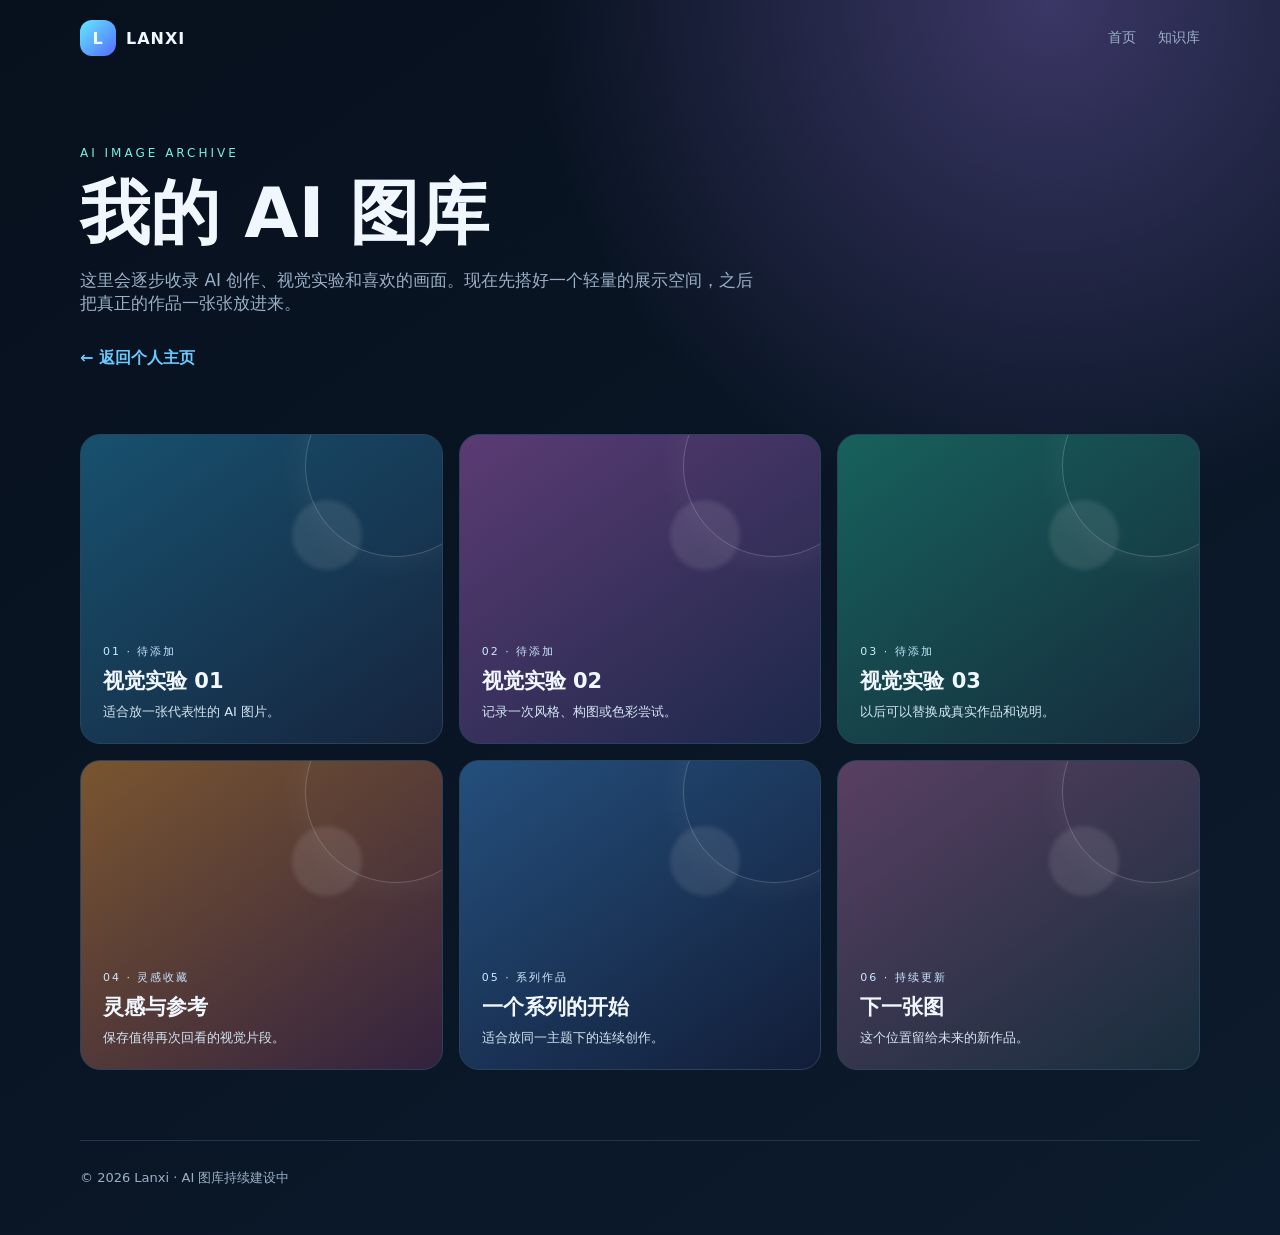
<file: gallery.html>
<!doctype html>
<html lang="zh-CN"><head><meta charset="utf-8"><meta name="viewport" content="width=device-width,initial-scale=1"><title>Lanxi · AI 图库</title><style>:root{--bg:#08111f;--panel:#101e31;--line:#29435c;--text:#f1f7ff;--muted:#9ab0c7;--blue:#69caff;--mint:#78efd8}*{box-sizing:border-box}body{margin:0;color:var(--text);font-family:Inter,system-ui,-apple-system,"PingFang SC","Microsoft YaHei",sans-serif;background:radial-gradient(circle at 82% 0,#3b3766 0,transparent 32%),linear-gradient(145deg,#07101d,#0c1b2d)}a{color:inherit;text-decoration:none}.wrap{width:min(1120px,calc(100% - 36px));margin:auto}.nav{height:76px;display:flex;align-items:center;justify-content:space-between}.brand{display:flex;gap:10px;align-items:center;font-weight:800;letter-spacing:1px}.mark{width:36px;height:36px;border-radius:12px;display:grid;place-items:center;background:linear-gradient(135deg,#64e9ff,#536dff)}.links{display:flex;gap:22px;color:var(--muted);font-size:14px}.links a:hover{color:white}.hero{padding:70px 0 45px}.eyebrow{color:var(--mint);letter-spacing:3px;font-size:12px}.hero h1{font-size:clamp(38px,6vw,70px);line-height:1.08;margin:16px 0}.hero p{max-width:680px;color:var(--muted);font-size:17px}.back{display:inline-block;margin-top:16px;color:var(--blue);font-weight:700}.grid{display:grid;grid-template-columns:repeat(3,1fr);gap:16px;padding:20px 0 70px}.piece{min-height:310px;border:1px solid var(--line);border-radius:20px;padding:22px;display:flex;flex-direction:column;justify-content:flex-end;overflow:hidden;position:relative;background:linear-gradient(145deg,#17516e,#16243e)}.piece:nth-child(2){background:linear-gradient(145deg,#5b3b73,#1c284a)}.piece:nth-child(3){background:linear-gradient(145deg,#17615c,#152b3c)}.piece:nth-child(4){background:linear-gradient(145deg,#79552f,#33223f)}.piece:nth-child(5){background:linear-gradient(145deg,#244f7c,#121d38)}.piece:nth-child(6){background:linear-gradient(145deg,#593f62,#172d3c)}.piece:before{content:"";position:absolute;width:180px;height:180px;border:1px solid #ffffff33;border-radius:50%;top:-60px;right:-45px;box-shadow:0 0 36px #ffffff12}.piece:after{content:"";position:absolute;width:70px;height:70px;border-radius:50%;background:#ffffff19;top:65px;right:80px;filter:blur(2px)}.piece small,.piece h2,.piece p{position:relative;z-index:1}.piece small{color:#c9e9ff;letter-spacing:2px;font-size:11px}.piece h2{font-size:21px;margin:8px 0}.piece p{color:#d5e6f3;font-size:13px;margin:0}.footer{border-top:1px solid #20364d;padding:28px 0 48px;color:var(--muted);font-size:13px}@media(max-width:760px){.links{gap:12px;font-size:12px}.grid{grid-template-columns:1fr}.hero{padding:48px 0 24px}}
</style></head><body><header class="wrap nav"><a class="brand" href="index.html"><span class="mark">L</span><span>LANXI</span></a><nav class="links"><a href="index.html">首页</a><a href="knowledge.html">知识库</a></nav></header><main class="wrap"><section class="hero"><div class="eyebrow">AI IMAGE ARCHIVE</div><h1>我的 AI 图库</h1><p>这里会逐步收录 AI 创作、视觉实验和喜欢的画面。现在先搭好一个轻量的展示空间，之后把真正的作品一张张放进来。</p><a class="back" href="index.html">← 返回个人主页</a></section><section class="grid"><article class="piece"><small>01 · 待添加</small><h2>视觉实验 01</h2><p>适合放一张代表性的 AI 图片。</p></article><article class="piece"><small>02 · 待添加</small><h2>视觉实验 02</h2><p>记录一次风格、构图或色彩尝试。</p></article><article class="piece"><small>03 · 待添加</small><h2>视觉实验 03</h2><p>以后可以替换成真实作品和说明。</p></article><article class="piece"><small>04 · 灵感收藏</small><h2>灵感与参考</h2><p>保存值得再次回看的视觉片段。</p></article><article class="piece"><small>05 · 系列作品</small><h2>一个系列的开始</h2><p>适合放同一主题下的连续创作。</p></article><article class="piece"><small>06 · 持续更新</small><h2>下一张图</h2><p>这个位置留给未来的新作品。</p></article></section></main><footer class="wrap footer">© 2026 Lanxi · AI 图库持续建设中</footer></body></html>
</file>
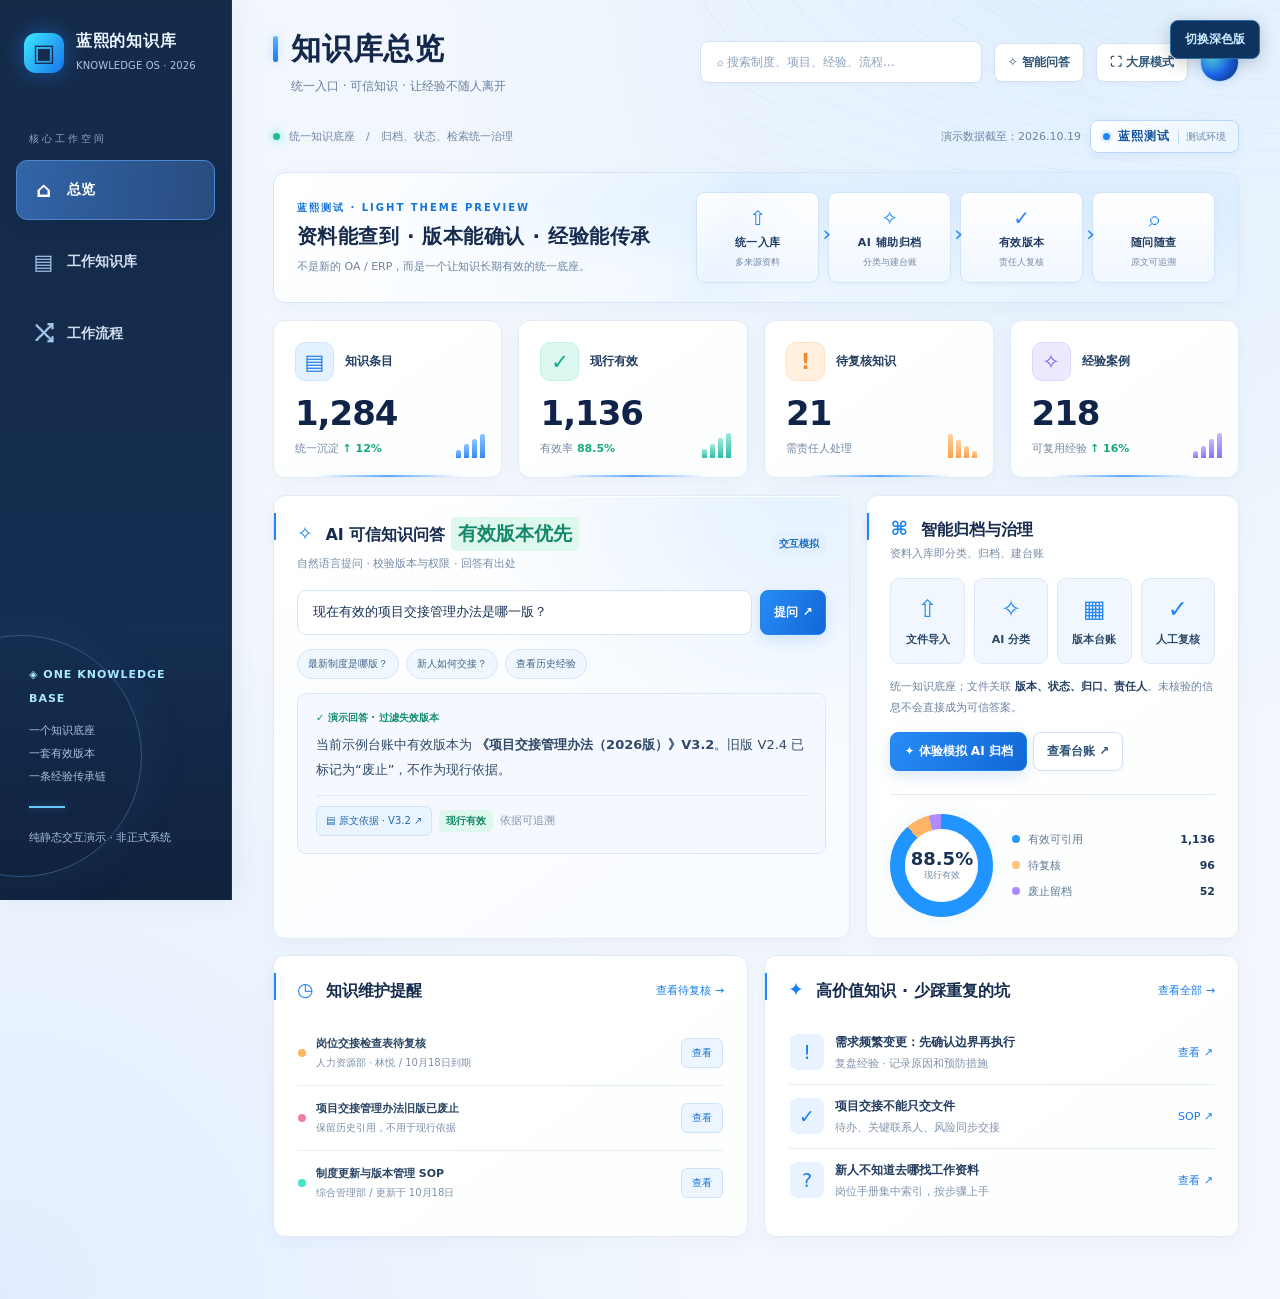
<file: knowledge.html>
<!doctype html>
<html lang="zh-CN"><head><meta charset="utf-8"><meta name="viewport" content="width=device-width,initial-scale=1">
<title>工作知识库 · 蓝熙测试</title>
<style>
 :root{color-scheme:light;--bg:#030d21;--card:#081c3b;--line:#225180;--cyan:#2cdaff;--txt:#eaf5ff;--muted:#84a6ca;--mint:#3fe6c7;--amber:#ffc277;--purple:#b39aff}
*{box-sizing:border-box}body{margin:0;background:#020b1b;font-family:Inter,system-ui,-apple-system,"PingFang SC","Microsoft YaHei",sans-serif;color:var(--txt);font-size:13px}button,input{font:inherit}button{cursor:pointer}button:focus-visible,input:focus-visible{outline:2px solid var(--cyan);outline-offset:2px}
.shell{display:flex;min-height:100vh;background:radial-gradient(ellipse at 80% -4%,#124b82a8,transparent 39%),radial-gradient(ellipse at 1% 97%,#0b3567,transparent 36%),#030d21}.aside{width:215px;flex-shrink:0;padding:30px 13px;background:linear-gradient(180deg,#071832,#061b3a 70%,#041126);border-right:1px solid #1a4274;position:relative;overflow:hidden;display:flex;flex-direction:column}.aside:after{content:"";position:absolute;width:240px;height:240px;bottom:23px;left:-100px;border:1px solid #1374bd;border-radius:50%;box-shadow:0 0 52px #1874ee44;pointer-events:none}
.brand{display:flex;align-items:center;gap:12px;margin:0 8px 42px}.logo{height:40px;width:40px;border-radius:12px;display:grid;place-items:center;font-size:24px;font-weight:800;background:linear-gradient(125deg,#3ceaff,#1873ec);box-shadow:0 0 22px #1d85f777}.brand strong{display:block;color:#eaf5ff!important;font-size:16px;letter-spacing:.7px}.brand small{display:block;font-size:10px;margin-top:6px;color:#83a6c7;letter-spacing:1.2px}.navtitle{font-size:10px;letter-spacing:3px;color:#628bb9;margin:0 13px 14px}.nav{width:100%;background:transparent;border:1px solid transparent;color:#b3cde9;text-align:left;padding:16px 14px;border-radius:11px;margin:0 0 9px;display:flex;align-items:center;gap:12px;font-weight:650;transition:.15s}.nav .ico{font-size:20px;width:23px;text-align:center;color:#82baff}.nav:hover{background:#103762}.nav.active{background:linear-gradient(95deg,#0759a9,#10396e);border-color:#29bfff;box-shadow:0 0 16px #137bfa55,inset 0 0 18px #137bfa39;color:white}.nav.active .ico{color:white}.sidenote{margin-top:auto;padding:20px 13px;font-size:11px;line-height:2.1;color:#8baed4;position:relative;z-index:1}.sidenote strong{display:block;color:#37d9ff;letter-spacing:1px;margin-bottom:9px}.sidenote hr{height:2px;width:36px;border:0;background:#33ceff;box-shadow:0 0 8px #33ceff;margin:18px 0}
.main{min-width:0;flex:1;padding:24px 28px 40px;position:relative}.main:before{content:"";position:absolute;top:0;right:0;width:55%;height:180px;background:repeating-radial-gradient(ellipse at 100% -30%,transparent 0 20px,#35afff15 21px 22px,transparent 23px 44px);pointer-events:none}.header{display:flex;align-items:center;justify-content:space-between;gap:15px;position:relative}.headline h1{font-size:28px;margin:0 0 6px;letter-spacing:.8px}.headline h1:before{content:"";display:inline-block;width:5px;height:26px;border-radius:5px;background:linear-gradient(#35efff,#1176fa);box-shadow:0 0 12px #31bcff;margin-right:13px;vertical-align:-3px}.headline p{margin:0 0 0 18px;color:#9cb8d8;font-size:12px}.globalbar{display:flex;gap:9px;align-items:center}.search{width:min(275px,26vw);min-width:150px;background:#0a264c8f;border:1px solid #3375b1;color:#fff;border-radius:8px;padding:11px 13px}.search::placeholder,input::placeholder{color:#779abd}.btn{background:#0d335e;color:#ccecff;border:1px solid #2b70a5;border-radius:8px;padding:10px 13px;font-size:12px;font-weight:650}.btn:hover{border-color:#3adeff;background:#114b81}.btn.primary{background:linear-gradient(115deg,#1477db,#0750ab);border-color:#25caff;color:white;box-shadow:0 0 15px #1196ff54}.avatar{height:35px;width:35px;flex:none;border-radius:100%;background:radial-gradient(circle at 30% 30%,#5af2ff,#1c62e9 55%,#082758);border:1px solid #6ce0ff;box-shadow:0 0 12px #167dec}.overline{margin:20px 0;color:#86acd3;font-size:11px;display:flex;align-items:center;gap:9px}.live{display:inline-block;height:7px;width:7px;background:var(--mint);border-radius:50%;box-shadow:0 0 9px #3fe6c7;animation:pulse 2s infinite}.date{margin-left:auto}
.page{display:none;animation:appear .3s}.page.active{display:block}.stats{display:grid;grid-template-columns:repeat(4,minmax(0,1fr));gap:13px;margin-bottom:13px}.stat{min-width:0;border-radius:12px;border:1px solid #2263a1;background:linear-gradient(140deg,#0b2a55,#071831 78%);padding:19px 17px;box-shadow:inset 0 1px #4699ed2d,0 5px 20px #0002;position:relative;overflow:hidden}.stat:after{content:"";position:absolute;height:2px;left:18%;right:18%;bottom:0;background:linear-gradient(90deg,transparent,#268eff,transparent);box-shadow:0 0 10px #248aff}.stat-label{display:flex;align-items:center;gap:11px;font-size:11px;color:#d0e6ff;font-weight:700}.stat-icon{flex:none;width:39px;height:39px;border:1px solid #3188dd;border-radius:10px;background:#124984;color:#61c7ff;display:grid;place-items:center;font-size:21px;box-shadow:0 0 16px #0d7cde44}.stat-icon.teal{background:#094f4a;color:#54e9ce;border-color:#24b8a5}.stat-icon.gold{background:#584024;color:#ffbc66;border-color:#aa7a43}.stat-icon.purple{background:#392b75;color:#c3a5ff;border-color:#7761df}.stat-num{font-size:30px;line-height:1.35;font-weight:800;margin:10px 0 4px;letter-spacing:-1px}.stat-sub{font-size:10px;color:#85a6ca}.stat-sub b{color:#45e5c1}.spark{height:24px;display:flex;gap:3px;align-items:end;justify-content:flex-end;position:absolute;right:16px;bottom:19px}.spark span{height:var(--h);width:5px;background:linear-gradient(#4de2ff,#167cf3);border-radius:2px 2px 0 0;animation:grow .65s both}.spark.gold span{background:linear-gradient(#ffd18f,#ef8b48)}.spark.teal span{background:linear-gradient(#63ffe3,#13a994)}.spark.purple span{background:linear-gradient(#cfb4ff,#7d56ed)}
.cols{display:grid;grid-template-columns:minmax(0,1.48fr) minmax(0,1fr);gap:13px;margin-bottom:13px}.cols.equal{grid-template-columns:1fr 1fr}.card{min-width:0;padding:18px;border:1px solid #235a93;border-radius:12px;background:linear-gradient(145deg,#09254bef,#061830);box-shadow:inset 0 1px #469cf726,0 8px 20px #0002;position:relative}.card:before{content:"";position:absolute;top:17px;left:0;height:27px;width:2px;background:#18c6ff;box-shadow:0 0 12px #16bbff}.card.qa{background:radial-gradient(ellipse at 92% 0%,#11568b8c,transparent 45%),linear-gradient(145deg,#0a2d56,#061831)}.cardhead{display:flex;align-items:center;justify-content:space-between;gap:10px;margin-bottom:14px}.cardhead h2{font-size:15px;margin:0;font-weight:750}.cardhead h2 span{color:#42d8ff;font-size:19px;margin-right:7px;text-shadow:0 0 12px #09adff}.cardhead p{font-size:10px;color:#84a5c9;margin:5px 0 0}.tag{font-size:10px;white-space:nowrap;border-radius:5px;padding:4px 7px;display:inline-flex;align-items:center;font-weight:700}.tag.good{background:#0b4c49;color:#48f4d0}.tag.warn{background:#523b27;color:#ffc17b}.tag.old{background:#4b2c3c;color:#ff9eba}.tag.blue{background:#123c75;color:#85cfff}
.askline{display:flex;gap:8px;margin:15px 0 12px}.askline input{flex:1;min-width:0;background:#03182f;color:#fff;border:1px solid #296eaa;border-radius:9px;padding:12px}.chips{display:flex;gap:7px;flex-wrap:wrap}.chip{border:1px solid #295982;background:#0d345f;border-radius:16px;padding:7px 10px;color:#b6d9f8;font-size:10px}.chip:hover{border-color:#2ddfff}.answer{margin-top:14px;border:1px solid #26689d;border-radius:9px;background:#041b39;padding:15px;min-height:116px}.answer .lead{color:#51e9c5;font-size:10px;font-weight:800;margin:0 0 7px}.answer p{font-size:12px;line-height:1.95;margin:0;color:#e2efff}.sources{display:flex;gap:7px;align-items:center;flex-wrap:wrap;margin-top:12px;padding-top:10px;border-top:1px solid #225077}.source{font-size:10px;border:1px solid #2d76b8;background:#0d3058;color:#85cdff;padding:7px 9px;border-radius:6px}.source:hover{color:white;border-color:#35daff}
.steps{display:grid;grid-template-columns:repeat(4,1fr);gap:7px}.step{padding:13px 5px;text-align:center;border-radius:9px;background:#0b3055;border:1px solid #27608e}.step i{display:block;color:#53d5ff;font-size:24px;font-style:normal;margin-bottom:8px}.step strong{font-size:10px}.desc{font-size:11px;line-height:1.9;color:#a4bfdd;margin:13px 0}.chartline{border-top:1px solid #244970;padding-top:15px;margin-top:17px;display:flex;gap:19px;align-items:center}.ring{width:103px;height:103px;flex:none;border-radius:100%;background:conic-gradient(#2195ff 0 88.5%,#ffb365 88.5% 96%,#ae8bff 96%);display:grid;place-items:center;box-shadow:0 0 25px #0b7bdb59}.ring div{width:73px;height:73px;border-radius:100%;display:grid;place-content:center;background:#061c3b;text-align:center;font-weight:800;font-size:18px}.ring small{font-size:9px;font-weight:400;color:#9bb8dc}.leg{flex:1}.legrow{display:flex;align-items:center;gap:8px;font-size:11px;color:#b5cce6;margin:11px 0}.legrow b{margin-left:auto;color:#e9f7ff}.dot{height:8px;width:8px;border-radius:100%;display:inline-block}.item{display:flex;gap:11px;align-items:center;padding:13px 2px;border-bottom:1px solid #173a65}.item:last-child{border-bottom:0}.item-icon{flex:none;background:#124b88;color:#bfe9ff;width:34px;height:36px;display:grid;place-items:center;border-radius:8px;font-size:19px}.item-title{flex:1;min-width:0}.item-title strong{font-size:12px;display:block;white-space:nowrap;overflow:hidden;text-overflow:ellipsis}.item-title small{display:block;color:#87a6cb;font-size:10px;margin-top:5px}.action-link{background:transparent;border:0;color:#4cd4ff;font-size:11px;padding:6px 0;white-space:nowrap}.action-link:hover{text-decoration:underline}.notice{display:flex;align-items:center;gap:10px;border-bottom:1px solid #163c65;padding:13px 0}.notice:last-child{border:0}.notice .content{flex:1}.notice .content strong{display:block;font-size:11px}.notice .content small{display:block;font-size:10px;color:#8daed1;margin-top:5px}.notice button{background:#0b345f;border:1px solid #226da5;color:#5bd9ff;border-radius:6px;font-size:10px;padding:7px 10px}.muted{color:#8cadd0;font-size:11px}.tip{border-radius:9px;border:1px solid #2b5c88;background:#082b4e;padding:13px;font-size:11px;line-height:1.9;color:#abc8e6}.tip strong{color:#fff}.tableWrap{overflow-x:auto}.table{border-collapse:collapse;width:100%;min-width:700px}.table th{text-align:left;font-size:10px;background:#0a2e55;color:#93b9e0;padding:14px 11px}.table td{padding:14px 11px;border-bottom:1px solid #1b4269;font-size:11px;color:#c0d5ec}.table tbody tr{cursor:pointer}.table tbody tr:hover{background:#10416b}.table .name{color:#f2f9ff;font-weight:700}.filters{display:flex;gap:8px;flex-wrap:wrap;margin:15px 0}.filter{border:1px solid #26547d;border-radius:8px;background:#092646;color:#a9c5e3;padding:8px 12px;font-size:11px}.filter.active{border-color:#2dcfff;background:#12508b;color:#fff}.footrow{display:flex;align-items:center;justify-content:space-between;color:#7da3c7;font-size:10px;margin-top:12px}.banner{padding:16px 18px;border:1px solid #2e72a9;background:linear-gradient(100deg,#0a3865,#0a1d3a);border-radius:10px;margin-bottom:13px}.banner strong{font-size:13px}.banner p{color:#a5c3e1;margin:6px 0 0;font-size:11px;line-height:1.7}.flowtabs{display:flex;flex-wrap:wrap;gap:9px;margin:12px 0 15px}.flowtab{border:1px solid #2b5b87;background:#09274b;padding:10px 13px;color:#aac8ea;border-radius:8px;font-size:12px}.flowtab.active{border-color:#36d9ff;background:#12538d;color:white;box-shadow:0 0 11px #1896ff50}.flowstep{padding:14px 0;display:flex;gap:12px;border-bottom:1px solid #1b4168}.flowstep:last-child{border:0}.num{width:30px;height:30px;flex:none;border-radius:9px;border:1px solid #2684c6;background:#10508c;color:#5dddff;font-weight:800;display:grid;place-items:center}.flowstep strong{font-size:12px}.flowstep p{color:#9bb8d6;line-height:1.8;font-size:11px;margin:6px 0 0}.mistake{margin:10px 0;border-left:3px solid #f5ab5f;background:#3d2b223c;padding:12px;color:#e2cbb7;font-size:11px;line-height:1.8}
.modal{display:none;position:fixed;inset:0;background:#020813bb;z-index:10;justify-content:flex-end}.modal.open{display:flex}.drawer{width:min(470px,100%);overflow-y:auto;height:100%;background:linear-gradient(#0b2c55,#06152b);border-left:1px solid #3989c3;box-shadow:-15px 0 45px #000a;padding:28px}.drawerClose{float:right;background:#103b66;color:#e5f5ff;border:1px solid #3d79a9;border-radius:7px;padding:7px 12px}.drawer h2{font-size:22px;line-height:1.5;margin:26px 0 12px}.fields{display:grid;grid-template-columns:1fr 1fr;gap:9px;margin:19px 0}.field{padding:12px;background:#0b2443;border:1px solid #28537c;border-radius:8px}.field small{display:block;color:#82a7c9;font-size:10px;margin-bottom:6px}.field b{font-size:12px}.drawer p{font-size:12px;line-height:1.9;color:#bcd2ea}.toast{display:none;position:fixed;bottom:28px;right:25px;max-width:400px;background:#0e4264;border:1px solid #37dcf7;box-shadow:0 0 22px #0ab2d980;padding:14px 17px;border-radius:9px;z-index:20;font-size:12px}.toast.show{display:block}.hintcaption{font-size:10px;color:#829fc3;margin:13px 0}
@keyframes pulse{50%{opacity:.4;box-shadow:0 0 19px #3fe6c7}}@keyframes appear{from{opacity:.3;transform:translateY(6px)}to{opacity:1;transform:none}}@keyframes grow{from{transform:scaleY(.2);transform-origin:bottom}to{transform:scaleY(1)}}
@media(max-width:1100px){.aside{width:175px}.main{padding:22px 16px}.stat{padding:16px 12px}.stat-num{font-size:26px}.card{padding:15px}.cols{grid-template-columns:1.25fr 1fr}}
@media(max-width:760px){.shell{display:block}.aside{width:100%;display:block;padding:12px;border-right:0;border-bottom:1px solid #26517f}.aside:after,.sidenote,.navtitle{display:none}.brand{margin:0 0 12px}.brand strong{display:block;color:#eaf5ff!important;font-size:14px}.logo{height:32px;width:32px;font-size:19px}.nav{width:auto;display:inline-flex;padding:9px 12px;margin:0 5px 2px 0;font-size:11px;gap:6px}.nav .ico{width:auto;font-size:15px}.main{padding:18px 12px}.header{flex-wrap:wrap}.headline h1{font-size:23px}.globalbar{width:100%}.search{width:auto;min-width:0;flex:1}.stats{grid-template-columns:repeat(2,minmax(0,1fr))}.cols,.cols.equal{grid-template-columns:1fr}.avatar{display:none}.date{display:none}.stat-num{font-size:25px}}
@media(prefers-reduced-motion:reduce){*{animation:none!important;transition:none!important}}

/* Desktop widescreen workspace. Below 761px the original mobile layout is unchanged. */
.desktop-intro{display:none}
@media(min-width:1101px){
 html{background:#020918}
 .shell{min-height:100vh}
 .aside{width:232px;position:sticky;top:0;height:100vh;padding:31px 16px;box-shadow:7px 0 45px #0003}
 .brand{margin-bottom:58px}
 .nav{font-size:14px;margin-bottom:12px;padding:17px 15px}
 .nav .ico{font-size:21px}
 .main{padding:29px clamp(24px,3.2vw,62px) 46px;max-width:1920px;margin-left:auto;margin-right:auto}
 .header{min-height:58px;padding-bottom:5px}
 .headline h1{font-size:30px}
 .headline p{font-size:12px;margin-top:8px}
 .globalbar{gap:12px}
 .search{width:clamp(235px,22vw,355px);padding:13px 16px;font-size:12px}
 .avatar{width:39px;height:39px}
 .overline{margin:20px 0 19px;font-size:11px}
 .desktop-intro{display:grid;grid-template-columns:minmax(250px,1fr) minmax(450px,1.35fr);gap:15px;align-items:center;border:1px solid #2b6b9e;background:radial-gradient(ellipse at 78% 24%,#0c5a9a52,transparent 60%),linear-gradient(105deg,#081f3f,#082a55 58%,#061c37);padding:19px 23px;margin-bottom:17px;border-radius:13px;position:relative;overflow:hidden;min-height:109px}
 .desktop-intro:after{content:"";pointer-events:none;position:absolute;inset:0;background:linear-gradient(110deg,transparent 42%,#46d9ff09 47%,transparent 54%);animation:deskSweep 8s linear infinite}
 .desk-kicker{font-size:10px;font-weight:800;color:#58d9fa;letter-spacing:2px;display:block;margin-bottom:6px}
 .desktop-intro h2{font-size:20px;line-height:1.55;margin:0 0 7px;font-weight:800;letter-spacing:.5px}
 .desktop-intro p{margin:0;font-size:11px;color:#97b8d6}
 .desk-track{display:grid;grid-template-columns:repeat(4,minmax(0,1fr));gap:9px;align-items:stretch}
 .desk-node{position:relative;text-align:center;padding:13px 6px;background:#0a315d;border:1px solid #3374a5;border-radius:9px;box-shadow:inset 0 0 16px #0b70c13b}
 .desk-node:not(:last-child):after{content:"›";position:absolute;top:28px;right:-13px;color:#3de0ff;font-size:22px;z-index:2;text-shadow:0 0 8px #18ceff}
 .desk-node b{display:block;font-size:11px;letter-spacing:.5px;color:#e5f6ff}
 .desk-node small{font-size:9px;display:block;color:#8eb7db;margin-top:6px}
 .desk-node .node-ico{display:block;font-size:20px;color:#50dfff;margin-bottom:5px;text-shadow:0 0 12px #26b9ff}
 .stats{gap:16px;margin-bottom:17px}
 .stat{padding:21px 21px;min-height:143px}
 .stat-label{font-size:12px}
 .stat-num{font-size:34px;margin-top:10px}
 .stat-sub{font-size:11px}
 .cols{grid-template-columns:minmax(0,1.55fr) minmax(0,1fr);gap:16px;margin-bottom:16px}
 .cols.equal{grid-template-columns:repeat(2,minmax(0,1fr))}
 .card{padding:21px 23px}
 .cardhead{margin-bottom:17px}
 .cardhead h2{font-size:16px}
 .cardhead p{font-size:11px}
 .askline{margin-top:19px;margin-bottom:14px}
 .askline input{padding:14px 15px;font-size:13px}
 .answer{padding:17px 18px;min-height:135px}
 .answer p{font-size:13px}
 .steps{gap:9px}
 .step{padding:16px 6px}
 .step strong{font-size:11px}
 .chartline{margin-top:23px;padding-top:19px}
 .item-title strong{font-size:12px}
 .item-title small{font-size:11px}
 .notice{padding:15px 1px}
 #workflow .cols{grid-template-columns:minmax(0,1.45fr) minmax(0,1fr)}
 #workflow .flowstep{padding:15px 0}
 #knowledge .table th{font-size:11px}
 #knowledge .table td{padding:17px 12px;font-size:12px}
 #knowledge .card:first-of-type{padding-top:24px}
 .desktop-fullscreen{display:inline-flex}
}
@media(min-width:761px) and (max-width:1100px){.desktop-intro{display:none}.desktop-fullscreen{display:none}}
@media(max-width:760px){.desktop-intro,.desktop-fullscreen{display:none!important}}
@media(min-width:1700px){.main{padding-left:56px;padding-right:56px}.desktop-intro{min-height:130px}.desk-node{padding:17px 9px}.stat{min-height:157px}}
@media(prefers-reduced-motion:reduce){.desktop-intro:after{animation:none}}
@keyframes deskSweep{from{transform:translateX(-70%)}to{transform:translateX(120%)}}

/* Light theme inspired by the user's blue-white dashboard reference. */
:root{color-scheme:light;--bg:#f3f7fd;--card:#fff;--line:#dce7f5;--cyan:#1686f8;--txt:#13264b;--muted:#687f9f;--mint:#25b99c;--amber:#f5a24f;--purple:#8c7cf2}
body{background:#f1f6fd!important;color:#172b4d!important}
.shell{background:radial-gradient(ellipse at 85% -5%,#d8ebffb8,transparent 42%),radial-gradient(ellipse at 0% 100%,#e1edff,transparent 38%),#f2f7fd!important}
.aside{background:linear-gradient(180deg,#152a49,#142d50 70%,#10213c)!important;border-right:1px solid #1d3558!important;box-shadow:5px 0 28px #1e3b5a10}
.aside:after{border-color:#315783!important;box-shadow:0 0 48px #3974b522!important}
.brand small{color:#adc5e3!important;letter-spacing:.1px!important;line-height:1.6}
.navtitle{color:#8ba8cc!important}
.nav{color:#d1deef!important}
.nav .ico{color:#a9c9ef!important}
.nav:hover{background:#23436b!important}
.nav.active{background:linear-gradient(95deg,#3264a7,#294c7f)!important;border-color:#4d87ce!important;box-shadow:0 4px 15px #061f3c33!important;color:#fff!important}
.nav.active .ico{color:#fff!important}
.sidenote{color:#a8c1df!important}
.sidenote strong{color:#a9e9ff!important}
.sidenote hr{background:#69c9ff!important;box-shadow:0 0 8px #69c9ff66!important}
.main{background:transparent!important}
.main:before{background:repeating-radial-gradient(ellipse at 100% -30%,transparent 0 20px,#3387df0b 21px 22px,transparent 23px 44px)!important}
.headline h1{color:#14284b!important}
.headline h1:before{background:linear-gradient(#5cb6ff,#1678ee)!important;box-shadow:0 0 10px #1686f83a!important}
.headline p{color:#687f9f!important}
.search{background:#fff!important;border:1px solid #d6e2f1!important;color:#203a60!important;box-shadow:0 2px 6px #1b4b7a06}
.search::placeholder,input::placeholder{color:#8da0ba!important}
.btn{background:#fff!important;color:#315577!important;border-color:#d2e0f1!important;box-shadow:0 2px 5px #214d7608!important}
.btn:hover{border-color:#8dbcf4!important;background:#f3f8ff!important}
.btn.primary{background:linear-gradient(115deg,#278cf5,#1267d7)!important;border-color:#2182e8!important;color:#fff!important;box-shadow:0 5px 14px #1e7ee52a!important}
.avatar{border-color:#b5d8ff!important;box-shadow:0 2px 10px #167dec25!important}
.overline{color:#7085a1!important}
.test-mark{display:inline-flex;align-items:center;gap:8px;white-space:nowrap;padding:7px 12px;border-radius:8px;border:1px solid #b8d7fb;background:linear-gradient(110deg,#fff,#e9f4ff);color:#174d91;box-shadow:0 3px 10px #317fce12;font-size:11px}
.test-mark b{font-size:12px;color:#1253a0;letter-spacing:1px}
.test-mark small{font-size:10px;color:#6684a9;border-left:1px solid #c5dbf5;padding-left:7px}
.test-dot{width:7px;height:7px;border-radius:50%;background:#1987f7;box-shadow:0 0 0 3px #1686f81c}
.desktop-intro{background:radial-gradient(ellipse at 78% 24%,#d9ecff,transparent 60%),linear-gradient(105deg,#fff,#edf6ff 58%,#e6f2ff)!important;border-color:#d7e6f8!important;box-shadow:0 4px 15px #35628e0b!important}
.desktop-intro:after{background:linear-gradient(110deg,transparent 42%,#2388f709 47%,transparent 54%)!important}
.desktop-intro h2{color:#172b4d!important}
.desktop-intro p{color:#6d82a0!important}
.desk-kicker{color:#1675d5!important}
.desk-node{background:linear-gradient(180deg,#fff,#f1f7ff)!important;border-color:#d4e4f8!important;box-shadow:inset 0 1px #fff,0 3px 9px #21568a08!important}
.desk-node b{color:#203a60!important}
.desk-node small{color:#7489a5!important}
.desk-node .node-ico{color:#2386f4!important;text-shadow:none!important}
.desk-node:not(:last-child):after{color:#2386f4!important;text-shadow:none!important}
.stat{background:linear-gradient(145deg,#fff,#fdfefe 78%)!important;border-color:#e2ebf6!important;box-shadow:0 5px 18px #294b6b0a,inset 0 1px #fff!important}
.stat:after{background:linear-gradient(90deg,transparent,#5ca8ff,transparent)!important;box-shadow:0 0 8px #248aff20!important}
.stat-label{color:#253e62!important}
.stat-icon{background:#e4f1ff!important;color:#1979e7!important;border-color:#d1e5ff!important;box-shadow:none!important}
.stat-icon.teal{background:#ddf8f1!important;color:#13a889!important;border-color:#c5f0e6!important}
.stat-icon.gold{background:#fff0df!important;color:#ef8d31!important;border-color:#ffe1c0!important}
.stat-icon.purple{background:#eee9ff!important;color:#7a61e9!important;border-color:#dfd6ff!important}
.stat-num{color:#102449!important}
.stat-sub{color:#7488a4!important}
.stat-sub b{color:#15a979!important}
.spark span{background:linear-gradient(#8fc6ff,#3789f2)!important}
.spark.gold span{background:linear-gradient(#ffd29d,#f5a251)!important}
.spark.teal span{background:linear-gradient(#9debdc,#31bda7)!important}
.spark.purple span{background:linear-gradient(#c7bbff,#8974f2)!important}
.card{background:linear-gradient(145deg,#fff,#fdfefe)!important;border-color:#e0e9f5!important;box-shadow:0 5px 18px #294b6b0a,inset 0 1px #fff!important}
.card:before{background:#2687f4!important;box-shadow:0 0 9px #1686f82a!important}
.cardhead h2{color:#162b4e!important}
.cardhead h2 span{color:#1b83ee!important;text-shadow:none!important}
.cardhead p{color:#778ba6!important}
.card.qa{background:radial-gradient(ellipse at 92% 0%,#e5f2ff,transparent 45%),linear-gradient(145deg,#fff,#f8fbff)!important}
.tag.good{background:#def8ee!important;color:#16896d!important}
.tag.warn{background:#fff0db!important;color:#bc6a0d!important}
.tag.old{background:#ffebef!important;color:#c64e68!important}
.tag.blue{background:#e4f1ff!important;color:#1a6fc5!important}
.askline input{background:#fff!important;color:#1a3155!important;border-color:#d6e5f6!important;box-shadow:inset 0 1px 2px #234c7307}
.chip{border-color:#d5e5f7!important;background:#f0f7ff!important;color:#436488!important}
.chip:hover{border-color:#80b9fa!important;background:#e7f3ff!important}
.answer{background:#f5f9ff!important;border-color:#d9e8f9!important}
.answer .lead{color:#168c71!important}
.answer p{color:#304968!important}
.sources{border-top-color:#e2ebf6!important}
.source{border-color:#cfe2fa!important;background:#eaf4ff!important;color:#2168ad!important}
.source:hover{color:#104b8c!important;border-color:#7cb5f6!important}
.step{background:#f1f7ff!important;border-color:#dce9f8!important}
.step i{color:#2587f2!important}
.step strong{color:#294767!important}
.desc{color:#6d819d!important}
.desc b{color:#203b60!important}
.chartline{border-top-color:#e3ebf5!important}
.ring{box-shadow:0 0 22px #0b7bdb12!important}
.ring div{background:#fff!important;color:#183257!important;box-shadow:inset 0 0 0 1px #edf2fa}
.ring small{color:#778ba5!important}
.legrow{color:#607894!important}
.legrow b{color:#1c3559!important}
.item{border-bottom-color:#e8eef6!important}
.item-icon{background:#e8f3ff!important;color:#1b7ee8!important}
.item-title strong{color:#243d60!important}
.item-title small{color:#8193ab!important}
.action-link{color:#197de5!important}
.action-link:hover{color:#095fbd!important}
.notice{border-bottom-color:#e7eef7!important}
.notice .content strong{color:#294362!important}
.notice .content small{color:#7b8fa9!important}
.notice button{background:#edf6ff!important;border-color:#cfe2fa!important;color:#1974d4!important}
.muted{color:#8294ab!important}
.tip{border-color:#d8e7f7!important;background:#f1f7ff!important;color:#5c7391!important}
.tip strong{color:#203c60!important}
.table th{background:#f1f6fc!important;color:#6d809a!important}
.table td{border-bottom-color:#e6edf6!important;color:#516984!important}
.table .name{color:#213a5e!important}
.table tbody tr:hover{background:#f0f7ff!important}
.filter{border-color:#dbe7f5!important;background:#fff!important;color:#6a809d!important}
.filter.active{border-color:#7bb8fb!important;background:#e8f3ff!important;color:#145eae!important}
.footrow{color:#8194ab!important}
.banner{border-color:#d6e6f8!important;background:linear-gradient(100deg,#fff,#edf6ff)!important;box-shadow:0 4px 14px #214c7a09}
.banner strong{color:#1b3559!important}
.banner p{color:#7085a1!important}
.flowtab{border-color:#d6e5f6!important;background:#fff!important;color:#5e7694!important}
.flowtab.active{border-color:#82baf8!important;background:#e7f3ff!important;color:#125bad!important;box-shadow:0 3px 10px #1686f81c!important}
.flowstep{border-bottom-color:#e4edf7!important}
.flowstep strong{color:#2b4465!important}
.flowstep p{color:#6f85a1!important}
.num{border-color:#cde3fc!important;background:#e4f2ff!important;color:#1979dc!important}
.mistake{border-left-color:#f1a34f!important;background:#fff6e9!important;color:#89633b!important}
.drawer{background:linear-gradient(#fff,#f5f9ff)!important;border-left-color:#d7e6f8!important;box-shadow:-15px 0 45px #122a451c!important;color:#1b3355!important}
.drawerClose{background:#eef5fd!important;color:#315779!important;border-color:#d5e3f2!important}
.drawer h2,.drawer h3{color:#17335b!important}
.drawer p{color:#5c7290!important}
.field{background:#fff!important;border-color:#dce8f5!important}
.field small{color:#7186a2!important}
.field b{color:#233e61!important}
.toast{background:#edf7ff!important;border-color:#9cccf9!important;color:#174d85!important;box-shadow:0 0 20px #0ab2d91c!important}
.hintcaption{color:#8294ab!important}
@media(max-width:760px){.test-mark{padding:6px 9px;gap:6px}.test-mark b{font-size:11px}.test-mark small{font-size:9px}.overline{flex-wrap:wrap;gap:8px}.date{margin-left:auto}.main{background:transparent!important}}

</style></head><body><div class="shell">
<aside class="aside"><div class="brand"><div class="logo">▣</div><div><strong>蓝熙的知识库</strong><small>KNOWLEDGE OS · 2026</small></div></div><div class="navtitle">核心工作空间</div>
<nav aria-label="三大模块"><button class="nav active" data-page="overview"><span class="ico">⌂</span> 总览</button><button class="nav" data-page="knowledge"><span class="ico">▤</span> 工作知识库</button><button class="nav" data-page="workflow"><span class="ico">⤨</span> 工作流程</button></nav>
<div class="sidenote"><strong>◈ ONE KNOWLEDGE BASE</strong>一个知识底座<br>一套有效版本<br>一条经验传承链<hr><div>纯静态交互演示 · 非正式系统</div></div></aside>
<main class="main"><header class="header"><div class="headline"><h1 id="pageTitle">知识库总览</h1><p id="pageDesc">统一入口 · 可信知识 · 让经验不随人离开</p></div><div class="globalbar"><input id="search" class="search" placeholder="⌕ 搜索制度、项目、经验、流程…" aria-label="搜索演示知识"><button class="btn" id="jumpAI">✧ 智能问答</button><button class="btn desktop-fullscreen" id="screenMode" aria-label="切换电脑大屏模式">⛶ 大屏模式</button><div class="avatar"></div></div></header>
<div class="overline"><span class="live"></span>统一知识底座　/　归档、状态、检索统一治理 <span class="date">演示数据截至：2026.10.19</span><span class="test-mark"><span class="test-dot"></span><b>蓝熙测试</b><small>测试环境</small></span></div>
<section class="page active" id="overview">
<div class="desktop-intro" aria-label="桌面知识沉淀链路">
 <div><span class="desk-kicker">蓝熙测试 · LIGHT THEME PREVIEW</span><h2>资料能查到 · 版本能确认 · 经验能传承</h2><p>不是新的 OA / ERP，而是一个让知识长期有效的统一底座。</p></div>
 <div class="desk-track">
  <div class="desk-node"><span class="node-ico">⇧</span><b>统一入库</b><small>多来源资料</small></div>
  <div class="desk-node"><span class="node-ico">✧</span><b>AI 辅助归档</b><small>分类与建台账</small></div>
  <div class="desk-node"><span class="node-ico">✓</span><b>有效版本</b><small>责任人复核</small></div>
  <div class="desk-node"><span class="node-ico">⌕</span><b>随问随查</b><small>原文可追溯</small></div>
 </div>
</div>
<div class="stats"><div class="stat"><div class="stat-label"><span class="stat-icon">▤</span> 知识条目</div><div class="stat-num">1,284</div><div class="stat-sub">统一沉淀 <b>↑ 12%</b></div><div class="spark"><span style="--h:8px"></span><span style="--h:14px"></span><span style="--h:19px"></span><span style="--h:24px"></span></div></div>
<div class="stat"><div class="stat-label"><span class="stat-icon teal">✓</span> 现行有效</div><div class="stat-num">1,136</div><div class="stat-sub">有效率 <b>88.5%</b></div><div class="spark teal"><span style="--h:9px"></span><span style="--h:14px"></span><span style="--h:20px"></span><span style="--h:25px"></span></div></div>
<div class="stat"><div class="stat-label"><span class="stat-icon gold">!</span> 待复核知识</div><div class="stat-num">21</div><div class="stat-sub">需责任人处理</div><div class="spark gold"><span style="--h:24px"></span><span style="--h:18px"></span><span style="--h:12px"></span><span style="--h:7px"></span></div></div>
<div class="stat"><div class="stat-label"><span class="stat-icon purple">✧</span> 经验案例</div><div class="stat-num">218</div><div class="stat-sub">可复用经验 <b>↑ 16%</b></div><div class="spark purple"><span style="--h:7px"></span><span style="--h:12px"></span><span style="--h:19px"></span><span style="--h:25px"></span></div></div></div>
<div class="cols">
<div class="card qa"><div class="cardhead"><div><h2><span>✧</span> AI 可信知识问答 <span class="tag good">有效版本优先</span></h2><p>自然语言提问 · 校验版本与权限 · 回答有出处</p></div><span class="tag blue">交互模拟</span></div>
<div class="askline"><input id="askInput" aria-label="知识问答" value="现在有效的项目交接管理办法是哪一版？"><button class="btn primary" id="askButton">提问 ↗</button></div><div class="chips"><button class="chip" data-question="现在有效的项目交接管理办法是哪一版？">最新制度是哪版？</button><button class="chip" data-question="新人接手项目应该做什么？">新人如何交接？</button><button class="chip" data-question="以前项目需求变更踩过什么坑？">查看历史经验</button></div>
<div class="answer" id="answer"><div class="lead">✓ 演示回答 · 过滤失效版本</div><p>当前示例台账中有效版本为 <b>《项目交接管理办法（2026版）》V3.2</b>。旧版 V2.4 已标记为“废止”，不作为现行依据。</p><div class="sources"><button class="source" data-doc="1">▤ 原文依据 · V3.2 ↗</button><span class="tag good">现行有效</span><span class="muted">依据可追溯</span></div></div>
</div>
<div class="card"><div class="cardhead"><div><h2><span>⌘</span> 智能归档与治理</h2><p>资料入库即分类、归档、建台账</p></div></div><div class="steps"><div class="step"><i>⇧</i><strong>文件导入</strong></div><div class="step"><i>✧</i><strong>AI 分类</strong></div><div class="step"><i>▦</i><strong>版本台账</strong></div><div class="step"><i>✓</i><strong>人工复核</strong></div></div><p class="desc">统一知识底座；文件关联 <b style="color:white">版本、状态、归口、责任人</b>。未核验的信息不会直接成为可信答案。</p>
<button class="btn primary" id="importButton">✦ 体验模拟 AI 归档</button><button class="btn" data-page="knowledge" style="margin-left:6px">查看台账 ↗</button><div class="chartline"><div class="ring"><div>88.5%<small>现行有效</small></div></div><div class="leg"><div class="legrow"><span class="dot" style="background:#299bff"></span>有效可引用<b>1,136</b></div><div class="legrow"><span class="dot" style="background:#ffc277"></span>待复核<b>96</b></div><div class="legrow"><span class="dot" style="background:#aa8aff"></span>废止留档<b>52</b></div></div></div></div>
</div>
<div class="cols equal"><div class="card"><div class="cardhead"><h2><span>◷</span> 知识维护提醒</h2><button class="action-link" data-review="1">查看待复核 →</button></div>
<div class="notice"><span class="dot" style="background:#ffb65d"></span><div class="content"><strong>岗位交接检查表待复核</strong><small>人力资源部 · 林悦 / 10月18日到期</small></div><button data-doc="4">查看</button></div>
<div class="notice"><span class="dot" style="background:#f080a5"></span><div class="content"><strong>项目交接管理办法旧版已废止</strong><small>保留历史引用，不用于现行依据</small></div><button data-doc="5">查看</button></div>
<div class="notice"><span class="dot" style="background:#3fe6c7"></span><div class="content"><strong>制度更新与版本管理 SOP</strong><small>综合管理部 / 更新于 10月18日</small></div><button data-doc="9">查看</button></div>
</div><div class="card"><div class="cardhead"><h2><span>✦</span> 高价值知识 · 少踩重复的坑</h2><button class="action-link" data-page="knowledge">查看全部 →</button></div>
<div class="item"><div class="item-icon">!</div><div class="item-title"><strong>需求频繁变更：先确认边界再执行</strong><small>复盘经验 · 记录原因和预防措施</small></div><button class="action-link" data-doc="3">查看 ↗</button></div>
<div class="item"><div class="item-icon">✓</div><div class="item-title"><strong>项目交接不能只交文件</strong><small>待办、关键联系人、风险同步交接</small></div><button class="action-link" data-page="workflow">SOP ↗</button></div>
<div class="item"><div class="item-icon">?</div><div class="item-title"><strong>新人不知道去哪找工作资料</strong><small>岗位手册集中索引，按步骤上手</small></div><button class="action-link" data-doc="6">查看 ↗</button></div></div></div>
</section>
<section class="page" id="knowledge">
<div class="stats"><div class="stat"><div class="stat-label"><span class="stat-icon">▤</span> 统一知识底座</div><div class="stat-num">1 个</div><div class="stat-sub">统一检索与权限入口</div></div><div class="stat"><div class="stat-label"><span class="stat-icon teal">✧</span> AI 辅助归档</div><div class="stat-num">已规划</div><div class="stat-sub">识别、分类、元数据</div></div><div class="stat"><div class="stat-label"><span class="stat-icon gold">▦</span> 版本状态</div><div class="stat-num">3 类</div><div class="stat-sub">有效 / 待复核 / 废止</div></div><div class="stat"><div class="stat-label"><span class="stat-icon purple">⌕</span> 全域搜索</div><div class="stat-num">统一</div><div class="stat-sub">制度、案例、流程、模板</div></div></div>
<div class="card" style="margin-bottom:13px"><div class="cardhead"><div><h2><span>▦</span> 知识档案 · 元数据台账</h2><p>分类、版本、生效状态与责任到人 · 点击资料行查看溯源详情</p></div><button class="btn primary" id="importButton2">＋ 模拟智能归档</button></div><div class="filters" id="filters"></div><div class="tableWrap"><table class="table"><thead><tr><th>知识文件名称</th><th>分类</th><th>版本</th><th>引用状态</th><th>归口 / 责任人</th><th>更新日期</th></tr></thead><tbody id="docRows"></tbody></table></div><div class="footrow"><span id="docCount">当前显示示例资料</span><button class="action-link" id="resetFilter">重置筛选 ↺</button></div></div>
<div class="cols equal"><div class="card"><div class="cardhead"><h2><span>✧</span> AI 智能归档规则</h2></div><div class="item"><div class="item-icon">01</div><div class="item-title"><strong>识别文档类型与主题</strong><small>制度、项目、复盘、手册、操作流程等</small></div></div><div class="item"><div class="item-icon">02</div><div class="item-title"><strong>提取并建立元数据台账</strong><small>版本、责任人、生效日期、引用状态</small></div></div><div class="item"><div class="item-icon">03</div><div class="item-title"><strong>人工确认后纳入有效引用</strong><small>自动分类是建议，有效性须经责任人确认</small></div></div></div>
<div class="card"><div class="cardhead"><h2><span>◈</span> 知识治理原则</h2></div><div class="tip"><strong>一个底座，分层不分家</strong><br>按照内容类型组织目录，避免按部门重复创建孤立知识库。</div><div class="tip" style="margin-top:10px"><strong>只有一个当前有效版本</strong><br>旧版可追溯，但不能混入现行制度答案。</div><div class="tip" style="margin-top:10px"><strong>有人维护，有人负责</strong><br>落实责任人及复核节奏，避免知识过期失效。</div></div></div>
</section>
<section class="page" id="workflow">
<div class="banner"><strong>⤨ 工作流程 = 怎么做的知识资产，不是审批系统</strong><p>沉淀标准操作、历史教训、资料模板和岗位交接清单，让工作不因人员变动而断档。</p></div>
<div class="stats"><div class="stat"><div class="stat-label"><span class="stat-icon">▤</span> 标准操作手册</div><div class="stat-num">42</div><div class="stat-sub">统一操作口径</div></div><div class="stat"><div class="stat-label"><span class="stat-icon teal">✓</span> 岗位交接指引</div><div class="stat-num">18</div><div class="stat-sub">岗位传承不断档</div></div><div class="stat"><div class="stat-label"><span class="stat-icon gold">!</span> 常见错误提示</div><div class="stat-num">63</div><div class="stat-sub">避免重复踩坑</div></div><div class="stat"><div class="stat-label"><span class="stat-icon purple">◇</span> 关联工具模板</div><div class="stat-num">56</div><div class="stat-sub">让经验立即可执行</div></div></div>
<div class="card" style="margin-bottom:13px"><div class="cardhead"><div><h2><span>⌘</span> 选择一个工作场景</h2><p>一个 SOP = 标准步骤 + 注意事项 + 关联资料</p></div></div><div class="flowtabs" id="flowTabs"></div></div>
<div class="cols"><div class="card"><div class="cardhead"><div><h2><span>≡</span> <span id="flowTitle"></span></h2><p id="flowSub"></p></div><span class="tag good">可复用操作指南</span></div><div id="flowSteps"></div></div><div><div class="card" style="margin-bottom:13px"><div class="cardhead"><h2><span style="color:#ffb66b">!</span> 以前踩过的坑</h2></div><div id="flowMistakes"></div><p class="hintcaption">问题经验与操作步骤关联，方便持续补充。</p></div><div class="card"><div class="cardhead"><h2><span>▤</span> 关联资料与模板</h2></div><div id="flowDocs"></div><div class="tip" style="margin-top:10px"><strong>目标：换个人也能继续做</strong><br>明确做到哪一步、下一步做什么、哪里容易出错。</div></div></div></div>
</section></main></div>
<div class="modal" id="modal"><div class="drawer" role="dialog" aria-modal="true" aria-label="资料详情"><button class="drawerClose" id="closeModal">✕ 关闭</button><div id="modalBody"></div></div></div><div class="toast" id="toast" role="status"></div>
<script>
(function(){
const docs=[
{id:1,name:"项目交接管理办法（2026版）",cat:"制度规章",v:"V3.2",state:"现行有效",owner:"项目管理部 · 周岚",date:"2026-10-16",effective:"2026-10-16",detail:"交接范围包括项目进度、关键联系人、文档现行版本、未完成事项和遗留风险，交接人及接手人逐项确认。"},
{id:2,name:"合同资料归档规范",cat:"制度规章",v:"V2.1",state:"现行有效",owner:"综合管理部 · 陈敏",date:"2026-10-12",effective:"2026-10-12",detail:"规范合同材料的命名方式、归档目录、必备附件及归口责任。"},
{id:3,name:"项目复盘：需求频繁变更的教训",cat:"经验案例",v:"V1.0",state:"现行有效",owner:"项目管理部 · 王强",date:"2026-10-13",effective:"2026-10-13",detail:"场景：反复口头变更导致返工；经验：明确边界、书面记录、责任人确认，重要变更同步相关成员。"},
{id:4,name:"岗位交接检查表",cat:"模板工具",v:"V2.0",state:"待复核",owner:"人力资源部 · 林悦",date:"2026-09-26",effective:"待确认",detail:"用于记录离岗、转岗资料与工作交接。最新模板尚需责任人复核，暂不作为经核验的有效文件。"},
{id:5,name:"项目交接管理办法（旧版）",cat:"制度规章",v:"V2.4",state:"已废止",owner:"项目管理部 · 周岚",date:"2025-12-20",effective:"已失效",detail:"已被V3.2取代。保留历史记录，不可用于现行引用。"},
{id:6,name:"新员工接手指南",cat:"岗位手册",v:"V1.2",state:"现行有效",owner:"人力资源部 · 林悦",date:"2026-10-17",effective:"2026-10-17",detail:"包括岗位职责、统一知识库入口、常用制度、项目列表、关键联系人、操作方法和首周检查清单。"},
{id:7,name:"客户需求澄清常见问答",cat:"经验案例",v:"V1.0",state:"现行有效",owner:"业务运营部 · 李娜",date:"2026-10-15",effective:"2026-10-15",detail:"需求歧义澄清办法、确认话术、易遗漏条件及典型问题案例。"},
{id:8,name:"会议纪要归档模板",cat:"模板工具",v:"V1.3",state:"现行有效",owner:"综合管理部 · 陈敏",date:"2026-10-10",effective:"2026-10-10",detail:"包含会议主题、结论、需留存的经验和归档位置，作为知识沉淀工具，不替代OA督办。"},
{id:9,name:"制度更新与版本管理 SOP",cat:"工作流程",v:"V1.1",state:"现行有效",owner:"综合管理部 · 陈敏",date:"2026-10-18",effective:"2026-10-18",detail:"通过提出变更、内容审核、台账更新、废止旧版本及更新引用索引完成版本维护。"},
{id:10,name:"项目启动资料包说明",cat:"项目档案",v:"V1.0",state:"现行有效",owner:"项目管理部 · 王强",date:"2026-10-15",effective:"2026-10-15",detail:"项目启动前应整理目标、需求、关键决策、联系人、风险和资料目录。"}
];
const flows=[
{name:"项目交接 SOP",sub:"离岗、转岗、接手：交什么、怎么交",steps:[["明确交接范围","列出负责事项、当前进度、关键联系人和资料位置。"],["整理有效版本","按标准目录移交现行文件、工作台账及未办事项。"],["说明历史与风险","交待决策背景、常见问题、特殊约定和处理经验。"],["由接手人核对","逐项核验缺失材料，形成可追踪的交接记录。"],["持续补充经验","把新发现的问题和方法回写知识库。"]],mistakes:["只交文件不交背景，接手人不知道下一步怎么办。","关键资料只在个人电脑里，离岗后找不到。","交接清单版本过期，导致工作遗漏。"],docs:[1,4,6]},
{name:"项目启动 SOP",sub:"从历史经验出发，更可靠地启动项目",steps:[["了解项目背景","确认目标、关键限制、参与人员及已有结论。"],["查阅类似项目","先搜索历史复盘，避免重复出错。"],["准备项目资料包","使用统一模板整理合同、方案与关键依据。"],["明确变更记录方式","约定如何确认需求、记录和追溯重要变化。"],["阶段性归档","同步沉淀过程信息、关键决策及工作经验。"]],mistakes:["没有查过往案例，同样问题重复出现。","关键要求只靠口头传达，后续容易产生歧义。"],docs:[10,3,1]},
{name:"问题复盘 SOP",sub:"让每次问题的解决过程都变成知识",steps:[["还原问题场景","记录背景、现象和影响范围。"],["分析根因","区分直接原因与制度、沟通或工具问题。"],["描述处理步骤","记录真实解决路径及有效条件。"],["归纳防错规则","形成清晰、可执行的注意事项。"],["关联工作指引","把经验链接到岗位、项目或操作手册。"]],mistakes:["只写解决结果，不写原因与条件。","经验散在聊天中，没有形成可检索的资料。"],docs:[3,7,9]},
{name:"制度版本更新 SOP",sub:"一套制度，始终能确定哪个版本可用",steps:[["提出修订","说明变更原因和拟替代的版本。"],["责任人复核","确认内容、生效时间及责任归属。"],["更新元数据台账","写入最新版本、状态、部门和责任人。"],["标记旧版失效","保留历史但排除现行答案引用。"],["更新问答索引","确保系统优先使用有效、已授权的材料。"]],mistakes:["两个版本同时标有效，员工无从判断。","文件状态更新了，问答索引却仍引用旧版。"],docs:[9,1,5]}
];
let cat="全部",onlyReview=false,query="",flowIndex=0,imported=false,active="overview";
const $=s=>document.querySelector(s), $$=s=>document.querySelectorAll(s);
const esc=s=>String(s).replace(/[&<>"']/g,c=>({"&":"&amp;","<":"&lt;",">":"&gt;",'"':"&quot;","'":"&#39;"}[c]));
function tag(s){return '<span class="tag '+(s==="现行有效"?"good":s==="待复核"?"warn":"old")+'">'+s+'</span>'}
function page(name){active=name;const m={overview:["知识库总览","统一入口 · 可信知识 · 让经验不随人离开"],knowledge:["工作知识库","AI 辅助归档 · 文件状态清晰 · 经验随时复用"],workflow:["工作流程","标准操作 · 经验避坑 · 岗位交接不断档"]};$$(".page").forEach(x=>x.classList.toggle("active",x.id===name));$$(".nav").forEach(x=>x.classList.toggle("active",x.dataset.page===name));$("#pageTitle").textContent=m[name][0];$("#pageDesc").textContent=m[name][1];if(name==="knowledge")renderDocs();if(name==="workflow")renderFlow();}
function renderDocs(){let types=["全部","制度规章","项目档案","经验案例","岗位手册","模板工具","工作流程"];$("#filters").innerHTML=types.map(t=>'<button class="filter '+(cat===t?"active":"")+'" data-cat="'+t+'">'+(t==="全部"?"全部资料":t)+'</button>').join("")+'<button class="filter '+(onlyReview?"active":"")+'" data-review="1">待复核</button>';let d=docs.filter(x=>(cat==="全部"||cat===x.cat)&&(!onlyReview||x.state==="待复核"));let q=query.toLowerCase().trim();if(q)d=d.filter(x=>[x.name,x.cat,x.owner,x.detail,x.v].some(y=>y.toLowerCase().includes(q)));$("#docRows").innerHTML=d.length?d.map(x=>'<tr data-doc="'+x.id+'"><td class="name">▤ '+esc(x.name)+'</td><td>'+esc(x.cat)+'</td><td>'+esc(x.v)+'</td><td>'+tag(x.state)+'</td><td>'+esc(x.owner)+'</td><td>'+esc(x.date)+'</td></tr>').join(""):'<tr><td colspan="6" style="padding:27px;text-align:center;color:#88a8ca">没有符合条件的演示文档，请尝试更改筛选。</td></tr>';$("#docCount").textContent="当前显示 "+d.length+" 条演示资料";}
function showDoc(id){let d=docs.find(x=>x.id===Number(id));if(!d)return;let fields=[["类别",d.cat],["版本",d.v],["引用状态",d.state],["归口责任人",d.owner],["更新时间",d.date],["生效日期",d.effective],["元数据关联","统一知识库"],["原文状态","演示记录"]];$("#modalBody").innerHTML=tag(d.state)+'<h2>'+esc(d.name)+'</h2><p>知识台账中登记的元数据：</p><div class="fields">'+fields.map(f=>'<div class="field"><small>'+esc(f[0])+'</small><b>'+esc(f[1])+'</b></div>').join("")+'</div><h3>内容摘要</h3><p>'+esc(d.detail)+'</p><div class="tip"><strong>使用规则：</strong><br>'+(d.state==="现行有效"?"示例状态允许引用。正式系统仍需验证用户权限、真实原文和有效状态。":d.state==="待复核"?"责任人尚未确认有效性，不应作为正式依据。":"只保留历史溯源，不用于现行问答。")+'</div><p style="font-size:11px">当前没有关联真实文件；原文链接将在正式接入企业存储后生效。</p>';$("#modal").classList.add("open");}
function answer(type){let body={version:['✓ 示例台账检索 · 已排除废止版本','当前示例台账中有效版本为 <b>《项目交接管理办法（2026版）》V3.2</b>，由项目管理部维护，2026年10月16日生效。V2.4已废止，不作为现行依据。','<button class="source" data-doc="1">▤ 现行版本 V3.2 ↗</button><button class="source" data-doc="5">查看废止旧版 ↗</button>'],handover:['✓ 示例交接方法 · 按步骤执行','项目交接应完成五步：<b>明确范围 → 整理有效资料 → 交待背景与风险 → 接手人复核 → 持续更新知识</b>。特别注意遗留事项与关键联系人，不能只交文件。','<button class="source" data-doc="6">▤ 新员工接手指南 ↗</button><button class="source" data-page="workflow">查看完整操作指南 ↗</button>'],lesson:['✓ 示例历史经验 · 可追溯','历史复盘显示：需求多次口头变更会导致返工，建议<b>书面确认需求边界、记录每次变化、明确责任人</b>，再进入下一阶段。','<button class="source" data-doc="3">▤ 项目复盘来源 ↗</button><button class="source" data-doc="7">客户需求澄清问答 ↗</button>'],none:['演示范围提示','本页面尚未接入真实 AI 或知识数据库。可以尝试提问“最新制度是哪版”“新人如何交接”“历史需求变更有什么教训”。实际系统遇到无可靠来源的内容应明确说明无法确认。','']};let x=body[type];$("#answer").innerHTML='<div class="lead">'+x[0]+'</div><p>'+x[1]+'</p><div class="sources">'+x[2]+'</div>';}
function ask(){let v=$("#askInput").value.trim();answer(/版本|制度|现行|有效|管理办法|过期/.test(v)?"version":/新人|交接|接手|岗位|入职/.test(v)?"handover":/复盘|需求|变更|踩坑|问题|经验|案例/.test(v)?"lesson":"none");}
function renderFlow(){let f=flows[flowIndex];$("#flowTabs").innerHTML=flows.map((x,i)=>'<button class="flowtab '+(i===flowIndex?"active":"")+'" data-flow="'+i+'">'+esc(x.name)+'</button>').join("");$("#flowTitle").textContent=f.name;$("#flowSub").textContent=f.sub;$("#flowSteps").innerHTML=f.steps.map((s,i)=>'<div class="flowstep"><div class="num">'+String(i+1).padStart(2,"0")+'</div><div><strong>'+esc(s[0])+'</strong><p>'+esc(s[1])+'</p></div></div>').join("");$("#flowMistakes").innerHTML=f.mistakes.map(x=>'<div class="mistake">⚠ '+esc(x)+'</div>').join("");$("#flowDocs").innerHTML=f.docs.map(id=>{let d=docs.find(x=>x.id===id);return '<div class="item"><div class="item-icon">▤</div><div class="item-title"><strong>'+esc(d.name)+'</strong><small>'+esc(d.v)+' · '+esc(d.owner)+'</small></div><button class="action-link" data-doc="'+id+'">查看 ↗</button></div>'}).join("");}
let timer;function toast(s){let t=$("#toast");t.textContent=s;t.classList.add("show");clearTimeout(timer);timer=setTimeout(()=>t.classList.remove("show"),4500);}
function importDemo(){if(!imported){docs.unshift({id:11,name:"新导入：客户交接经验（模拟样例）",cat:"经验案例",v:"待核验",state:"待复核",owner:"待分配 · 知识管理员",date:"2026-10-19",effective:"待确认",detail:"这是模拟导入的示例条目。系统建议分类为经验案例、记录日期并生成台账候选。未调用真实AI，也没有上传真实文档。"});imported=true;toast("已生成模拟归档候选：状态为“待复核”，需人工确认后才可引用。")}else toast("模拟归档条目已存在，请在文档台账第一行查看。");cat="全部";onlyReview=false;query="";$("#search").value="";page("knowledge");}
document.addEventListener("click",e=>{let b=e.target.closest("button,[data-doc]");if(!b)return;if(b.dataset.doc){showDoc(b.dataset.doc);return}if(b.dataset.page){page(b.dataset.page);return}if(b.dataset.question){$("#askInput").value=b.dataset.question;ask();return}if(b.dataset.cat){cat=b.dataset.cat;onlyReview=false;renderDocs();return}if(b.dataset.flow!==undefined){flowIndex=Number(b.dataset.flow);renderFlow();return}if(b.dataset.review){cat="全部";onlyReview=true;page("knowledge");return}});
$("#screenMode").addEventListener("click",async()=>{try{if(document.fullscreenElement){await document.exitFullscreen()}else if(document.documentElement.requestFullscreen){await document.documentElement.requestFullscreen()}else{toast("当前浏览器不支持网页全屏，可使用浏览器全屏快捷键。")}}catch(e){toast("浏览器未允许进入全屏，请使用全屏快捷键。")}});document.addEventListener("fullscreenchange",()=>{$("#screenMode").textContent=document.fullscreenElement?"⤡ 退出大屏":"⛶ 大屏模式"});$("#askButton").addEventListener("click",ask);$("#askInput").addEventListener("keydown",e=>{if(e.key==="Enter")ask()});$("#importButton").addEventListener("click",importDemo);$("#importButton2").addEventListener("click",importDemo);$("#jumpAI").addEventListener("click",()=>{page("overview");$("#askInput").focus()});$("#resetFilter").addEventListener("click",()=>{cat="全部";onlyReview=false;query="";$("#search").value="";renderDocs()});$("#search").addEventListener("keydown",e=>{if(e.key==="Enter"){query=e.target.value;cat="全部";onlyReview=false;page("knowledge")}});$("#closeModal").addEventListener("click",()=>$("#modal").classList.remove("open"));$("#modal").addEventListener("click",e=>{if(e.target===$("#modal"))$("#modal").classList.remove("open")});document.addEventListener("keydown",e=>{if(e.key==="Escape")$("#modal").classList.remove("open")});renderDocs();renderFlow();
})();
</script>
<a href="dark.html" aria-label="切换深色版" style="position:fixed;right:20px;top:20px;z-index:1000;padding:10px 14px;border:1px solid #2b70a5;border-radius:8px;background:#0d335e;color:#ccecff;text-decoration:none;font:600 12px system-ui;box-shadow:0 4px 18px #0003">切换深色版</a></body></html>
</file>
<file: studio/static/redesign.css>
*{box-sizing:border-box}html{scroll-behavior:smooth}body{margin:0;background:#f5f5f3;color:#202322;font:15px/1.55 -apple-system,BlinkMacSystemFont,"Microsoft YaHei",sans-serif}button,input,textarea,select{font:inherit}button{cursor:pointer}button:disabled{opacity:.5;cursor:wait}header{height:76px;padding:0 max(5vw,24px);display:flex;align-items:center;justify-content:space-between;background:#fbfbfa;border-bottom:1px solid #e8e8e5}a{color:inherit;text-decoration:none}.brand{font-size:18px;letter-spacing:.02em}.brand:first-letter{color:#64846f}nav{display:flex;gap:30px;color:#606a64}main{max-width:1440px;padding:0 5vw;margin:auto}.intro{padding:74px 0 38px}.eyebrow{font-size:11px;letter-spacing:.18em;font-weight:700;color:#7a8f80;margin:0 0 10px}h1{font-size:clamp(34px,4vw,56px);letter-spacing:-.06em;margin:0;font-weight:650}h2{font-size:24px;letter-spacing:-.04em;margin:0}.intro>p:last-child,.heading p,.section-title p{color:#79817c;margin:7px 0 0}.tabs{display:flex;gap:7px;border-bottom:1px solid #dedfdb}.tabs button{border:0;border-bottom:3px solid transparent;background:transparent;padding:16px 25px;text-align:left;color:#77807a}.tabs button.active{color:#1d2921;border-color:#294b38}.tabs small{display:block;font-size:12px;font-weight:400}.workspace{display:grid;grid-template-columns:minmax(0,1fr) 300px;gap:44px;padding:42px 0 60px}.editor{min-width:0}.label{display:block;font-weight:650;margin:25px 0 8px}textarea,input,select{width:100%;border:1px solid #dedfdc;border-radius:10px;background:#fbfbfa;padding:12px;color:#29332e;outline:none}textarea:focus,input:focus,select:focus{border-color:#7e9e8b;box-shadow:0 0 0 3px #dce9df}textarea{resize:vertical;min-height:135px}.section-title{display:flex;justify-content:space-between;align-items:end;gap:20px;margin:35px 0 15px}.section-title b{font-size:17px}.section-title p,.muted{font-size:13px;color:#7e8881}.asset-choices{display:grid;grid-template-columns:repeat(3,1fr);gap:10px}.asset{min-width:0;padding:16px;border:1px solid #e1e3df;background:#fbfbfa;border-radius:12px;text-align:left}.asset button{padding:0;background:none;border:0;text-align:left}.asset strong,.asset span{display:block}.asset span{font-size:12px;color:#78857c;margin-top:5px}.asset select{margin-top:8px;padding:6px}.asset>button[data-clear]{color:#9c5e55;margin-top:8px;font-size:12px}.secondary{background:#fbfbfa;border:1px solid #dedfdb;border-radius:9px;padding:9px 14px;color:#34483b}.drawline{display:flex;align-items:center;gap:12px;margin:18px 0;font-size:13px;color:#78827c}.drawline input{width:65px;padding:8px}.combos{display:grid;grid-template-columns:repeat(auto-fill,minmax(220px,1fr));gap:12px}.combo{padding:12px;border:1px solid #e1e3df;border-radius:12px}.combo label input{width:auto}.combo>div{display:flex;gap:4px;margin:10px 0}.mini{width:33%;border:0;background:#e9ece7;border-radius:6px;padding:0;overflow:hidden;font-size:11px}.mini img{width:100%;height:90px;object-fit:cover}.mini span{display:block}.refs{display:flex;gap:12px;flex-wrap:wrap}.ref{width:150px;position:relative}.ref img{width:100%;height:110px;object-fit:cover;border-radius:8px}.ref input{padding:6px;font-size:12px}.ref button{position:absolute;right:3px;top:3px;border:0;border-radius:50%}details{margin-top:30px;padding:16px 0;border-top:1px solid #e1e2de}summary{cursor:pointer;font-weight:600}.settings{background:#ecefea;border-radius:18px;padding:25px;height:fit-content}.settings .label{margin-top:22px}.settings .muted{margin:24px 0}.primary{width:100%;background:#263e30;color:white;border:0;border-radius:10px;padding:15px;font-weight:700}#notice{color:#935548;font-size:13px}#results{border-top:1px solid #dcdfda;padding:15px 0 90px}#history{max-width:260px}.jobs{display:grid;grid-template-columns:repeat(auto-fill,minmax(220px,1fr));gap:16px}.job{background:#fbfbfa;border-radius:14px;overflow:hidden}.image{border:0;padding:0;width:100%;display:block}.image img{width:100%;aspect-ratio:1;object-fit:cover;display:block}.job-placeholder{aspect-ratio:1;background:#e9ede8;display:grid;place-items:center;font-size:32px;color:#a4b5a8}.job-info{padding:15px}.job-info p{font-size:12px;color:#7e8881;margin:5px 0 12px}.job-info a,.job-info button{color:#466a53;font-size:13px;border:0;background:none;padding:0}dialog{border:0;border-radius:18px;padding:24px;max-width:950px;width:90vw;max-height:85vh;box-shadow:0 20px 70px #0002}dialog::backdrop{background:#15251ab3}.dialog-head{display:flex;justify-content:space-between;align-items:center;margin-bottom:20px}.picker-grid{display:grid;grid-template-columns:repeat(auto-fill,minmax(110px,1fr));gap:10px;margin:20px 0}.picker-grid button{border:0;background:#f1f3f0;padding:0;border-radius:8px;overflow:hidden}.picker-grid img{width:100%;aspect-ratio:1;object-fit:cover}.picker-grid span{display:block;padding:6px;white-space:nowrap;text-overflow:ellipsis;overflow:hidden}#preview{width:auto;background:transparent;box-shadow:none;text-align:right}#preview img{display:block;max-width:85vw;max-height:75vh;margin-top:10px;object-fit:contain}[hidden]{display:none!important}@media(max-width:700px){header{height:65px}nav{gap:15px;font-size:13px}.intro{padding:45px 0 25px}.tabs button{flex:1;padding:12px 7px;font-size:14px}.tabs small{font-size:11px}.workspace{grid-template-columns:1fr;gap:20px;padding:30px 0}.settings{padding:20px}.section-title{align-items:start}.asset{padding:10px}.drawline{flex-wrap:wrap}.jobs{grid-template-columns:repeat(2,minmax(0,1fr))}.job-info{padding:10px}#history{max-width:170px}}
.ratio-row{display:flex;align-items:center;justify-content:space-between;gap:10px;margin:8px 0;font-size:13px}.ratio-row select{width:65%;padding:7px}.asset-image{width:100%;aspect-ratio:1;object-fit:cover;display:block}.mini button{border:0;background:transparent;width:100%;padding:0}.job-info button{margin-right:6px}.job-info p{overflow-wrap:anywhere}.drawline>input,.drawline>select{max-width:240px}#library{border-top:1px solid #dcdfda;padding:15px 0 90px}

@media(max-width:480px){header{height:auto;min-height:64px;gap:8px;flex-wrap:wrap;padding:12px 16px}nav{gap:12px;font-size:12px}.brand{font-size:15px}.asset-choices{grid-template-columns:1fr}.section-title{flex-wrap:wrap}.settings{min-width:0}.drawline{align-items:flex-start}.drawline>input,.drawline>select{max-width:100%}.tabs small{line-height:1.35}.tabs button{min-width:0}}
.style-categories{display:flex;flex-wrap:wrap;gap:8px;margin:16px 0 4px}.style-categories button{border:1px solid #e0e4df;border-radius:999px;background:#f7f8f6;color:#526158;padding:7px 12px;font-size:13px;line-height:1.3}.style-categories button.active{background:#263e30;border-color:#263e30;color:#fff}.style-categories button span{font-size:11px;opacity:.7;margin-left:2px}#pickerCount{margin:12px 0 0}#picker .picker-grid{margin-top:12px}
.picker-grid .picker-upload{min-height:150px;display:flex;flex-direction:column;align-items:center;justify-content:center;gap:6px;border:1px dashed #a8b9ac;background:#f3f6f2;color:#365b42}.picker-grid .picker-upload span{white-space:normal}.picker-grid .picker-upload .upload-plus{font-size:30px;font-weight:300;line-height:1;padding:0}.selected-asset{display:block;width:100%;max-width:150px;height:96px;object-fit:contain;background:#edf1ed;border-radius:8px;margin-top:10px}.asset:has(.selected-asset) button[data-picker]{width:100%}
.draw-filters{flex-wrap:wrap;gap:16px;margin-bottom:14px;font-size:14px;color:#536259}.draw-filters label{display:inline-flex;align-items:center;gap:5px}.draw-controls{display:flex;align-items:end;flex-wrap:wrap;gap:16px;margin:16px 0 0}.draw-controls #portraitCountSlot{width:118px;flex:none}.draw-controls .label{margin:0 0 6px;font-size:14px}.draw-controls #count{height:44px;padding:9px 12px}.draw-actions{display:flex;flex-wrap:wrap;gap:8px;align-items:center}.draw-actions .secondary{min-height:44px;white-space:nowrap;padding:10px 15px}.draw-note,.count-hint{margin:10px 0 16px;color:#6c7970;font-size:13px;line-height:1.5}.count-hint{margin:7px 0 0}.draw-controls #countHint{width:240px}.selection-summary{margin-top:22px;font-weight:650;font-size:15px;color:#365344}.combos{grid-template-columns:repeat(auto-fill,minmax(min(100%,330px),1fr));gap:14px}.combo{padding:16px;background:#fbfbfa;border-radius:14px}.combo>label{display:inline-flex;align-items:center;gap:6px;min-height:32px;font-size:15px;font-weight:650}.combo label input{width:18px;height:18px}.combo>div{display:grid;grid-template-columns:repeat(3,minmax(0,1fr));gap:8px;margin:12px 0}.mini{width:auto;border-radius:9px;font-size:13px;text-align:center}.mini img{display:block;width:100%;height:170px;object-fit:contain;background:#eef0ed}.mini button{min-height:38px;color:#34483b}.mini button[data-combo]{display:flex;flex-direction:column;justify-content:flex-start}.mini button[data-combo] span{width:100%;padding:7px 2px}.mini button[data-remove-combo]{border-top:1px solid #dce1da;color:#707e73;font-size:13px}.combo>button.secondary{min-height:42px;padding:9px 16px}.draw-controls #count:disabled{color:#25382d;opacity:1;background:#e9eeea}.settings .count-hint{margin:8px 0;font-size:13px}
@media(max-width:700px){.combos{grid-template-columns:repeat(auto-fill,minmax(min(100%,320px),1fr))}.mini img{height:165px}.draw-controls{align-items:start}.draw-controls #countHint{width:auto;max-width:250px}.draw-actions{flex:1 1 240px}}
@media(max-width:400px){.combo{padding:12px}.mini img{height:135px}.draw-controls #portraitCountSlot{width:100%}.draw-controls #count{max-width:120px}}
#portraitCountSlot #countHint{display:none}
.combo-prompt{margin-top:14px;padding:12px 0 0}.combo-prompt summary{font-size:13px;color:#42634e}.combo-prompt p{margin:8px 0}.combo-prompt textarea{min-height:135px;font-size:13px;line-height:1.6}.combo-prompt button{margin-top:8px}
header{height:62px}.intro{padding:24px 0 14px}.intro h1{font-size:clamp(30px,3vw,44px)}.intro>p:last-child{margin:5px 0 0}.tabs button{padding:12px 25px}.workspace{padding-top:22px}.heading .label{margin-top:18px}
@media(max-width:700px){header{height:62px}.intro{padding:20px 0 12px}.tabs button{padding:10px 7px}.workspace{padding-top:20px}}
@media(max-width:480px){header{height:auto;min-height:58px}}
.portrait-prompt-heading{display:flex;align-items:end;justify-content:space-between;gap:12px}.portrait-prompt-heading .label{margin:18px 0 8px}.portrait-prompt-heading>label:not(.label){display:flex;align-items:center;gap:8px;color:#607067;font-size:13px}.portrait-prompt-heading select{width:auto;min-width:120px;padding:7px 10px}.portrait-prompt-actions{display:flex;align-items:center;justify-content:space-between;gap:12px;flex-wrap:wrap}.portrait-prompt-actions p{margin:8px 0}.portrait-prompt-actions button{font-size:13px;padding:7px 11px}.combo button[data-edit-prompt]{border:0;background:transparent;color:#496a55;padding:9px;margin-left:8px;font-size:13px}
.job-placeholder.is-working,.job-placeholder.is-waiting,.job-placeholder.is-failed{display:flex;flex-direction:column;align-items:center;justify-content:center;gap:14px}.job-spinner{display:block;width:38px;height:38px;border:3px solid #cad9cc;border-top-color:#4d765a;border-radius:50%;animation:job-spin 1.15s linear infinite}.job-loading-label{color:#607a68;font-size:13px;letter-spacing:.04em}.job-waiting-icon{font-size:28px;line-height:1;color:#809b87}.job-placeholder.is-failed{color:#a8685e;font-size:26px}.job-placeholder.is-failed>span{display:grid;place-items:center;width:38px;height:38px;border:2px solid currentColor;border-radius:50%}@keyframes job-spin{to{transform:rotate(360deg)}}@media(prefers-reduced-motion:reduce){.job-spinner{animation:none;border-color:#a7bdaa;border-top-color:#4d765a}}
/* One portrait card corresponds to one output. */
.portrait-toolbar{display:flex;justify-content:space-between;align-items:end;gap:18px;margin:28px 0 0}.portrait-toolbar h3{font-size:17px;margin:0}.portrait-toolbar p{font-size:13px;color:#77837b;margin:5px 0 0}.portrait-actions{display:flex;gap:8px;flex-wrap:wrap}.portrait-actions button{min-height:42px;white-space:nowrap}.draw-filters{margin:14px 0 18px}.draw-filters input{width:auto}.combos{grid-template-columns:repeat(auto-fit,minmax(min(100%,360px),1fr));align-items:start}.combo{min-width:0;padding:18px}.combo>.combo-head{display:flex;align-items:center;justify-content:space-between;gap:10px;margin:0}.combo-head strong{font-size:16px}.combo-head button{min-height:38px}.combo>.combo-assets{display:grid;grid-template-columns:repeat(3,minmax(0,1fr));gap:8px;margin:14px 0 18px}.mini{width:100%;min-width:0}.mini>button{width:100%}.mini img,.asset-placeholder{height:170px;width:100%;object-fit:contain;background:#eef0ed}.asset-placeholder{display:grid;place-items:center;color:#829487;font-size:28px}.combo-prompt-label{display:block;font-weight:650;margin:0 0 8px}.combo textarea{min-height:148px;line-height:1.6;font-size:14px}.combo>.combo-prompt-footer{display:flex;align-items:center;justify-content:space-between;gap:8px;margin:7px 0 0;color:#79867c;font-size:12px}.combo-prompt-footer button{background:none;border:0;color:#4c6d57;padding:6px;white-space:nowrap}.selection-summary{margin-top:12px;font-size:14px}
@media(max-width:700px){.portrait-toolbar{align-items:start;flex-direction:column;gap:12px}.portrait-actions{width:100%}.portrait-actions button{flex:1}.combo textarea{min-height:130px}.mini img,.asset-placeholder{height:150px}}
@media(max-width:400px){.combo{padding:14px}.mini img,.asset-placeholder{height:115px}.portrait-actions button{padding:9px 10px}}
@media(min-width:701px){.workspace{grid-template-columns:minmax(0,1fr) 230px;gap:24px}.settings{padding:20px}}
.mini button[data-random-combo]{border-top:1px solid #dce1da;color:#365a43;font-size:13px}
#preview[open]{position:fixed;inset:0;margin:0;padding:64px 16px 48px;width:100vw;height:100dvh;max-width:none;max-height:none;display:grid;grid-template-columns:minmax(42px,1fr) minmax(0,auto) minmax(42px,1fr);align-items:center;justify-items:center;gap:12px;background:transparent;box-shadow:none;overflow:hidden}
#preview #previewImage{grid-column:2;max-width:min(78vw,1100px);max-height:calc(100dvh - 112px);width:auto;height:auto;margin:0;object-fit:contain}
#previewPrevious{grid-column:1;justify-self:end}#previewNext{grid-column:3;justify-self:start}.preview-nav{width:44px;height:44px;border:0;border-radius:50%;background:#fbfbfa;color:#293b31;font-size:30px;line-height:1}.preview-nav:disabled{opacity:.35;cursor:default}#preview #closePreview{position:absolute;top:16px;right:20px}#previewPosition{position:absolute;bottom:16px;left:50%;transform:translateX(-50%);color:#fff;font-size:13px}
@media(max-width:700px){#preview[open]{padding:60px 6px 48px;gap:4px;grid-template-columns:40px minmax(0,1fr) 40px}#preview #previewImage{max-width:100%;max-height:calc(100dvh - 108px)}.preview-nav{width:38px;height:38px}#preview #closePreview{top:10px;right:12px}}
.preview-nav{display:flex;align-items:center;justify-content:center;padding:0}.preview-nav svg{display:block;width:20px;height:20px;fill:none;stroke:currentColor;stroke-width:2;stroke-linecap:round;stroke-linejoin:round}
.preview-image-wrap{grid-column:2;position:relative;max-width:100%;display:flex;align-items:center;justify-content:center;min-width:0}#preview .preview-image-wrap #closePreview{position:absolute;top:10px;right:10px;z-index:1;box-shadow:0 2px 8px #0002}
.handdraw-moods{margin-top:25px}.handdraw-moods p{margin:4px 0 12px;color:#78857c;font-size:13px}.mood-options{display:flex;flex-wrap:wrap;gap:8px}.mood-options button{min-height:38px;padding:7px 14px;border:1px solid #d8dfd9;border-radius:999px;background:#fbfbfa;color:#46574c}.mood-options button.active{background:#e4eee7;border-color:#789684;color:#244d34;font-weight:600}.mood-options button:focus-visible{outline:3px solid #b5cbbc;outline-offset:2px}
#handdrawTheme{min-height:76px}#handdrawThemeSection .handdraw-theme-help{margin:6px 0 0}
#handdraw .asset{display:flex;flex-direction:column;gap:10px}#handdraw .asset>button[data-picker]{width:100%;min-width:0}#handdraw .asset>button[id^="clear"]{align-self:flex-start;margin-top:auto;color:#8b5c53;padding:4px 0;font-size:13px}.handdraw-preview{display:block;width:100%;height:155px;object-fit:contain;background:#eef1ed;border-radius:9px;margin:10px 0 8px}.handdraw-preview[hidden],#handdraw .asset>button[hidden]{display:none}#handdraw .asset button span{overflow-wrap:anywhere}
@media(max-width:700px){.handdraw-preview{height:175px}}
.result-actions{display:flex;align-items:center;gap:10px;flex-wrap:wrap}.result-actions #history{width:auto;min-width:180px}.result-actions button{min-height:44px;white-space:nowrap}
#downloadDialog{width:min(900px,94vw);max-width:900px;max-height:min(86dvh,900px);padding:24px;overflow:auto}.download-heading{display:flex;align-items:start;justify-content:space-between;gap:16px}.download-heading h2{font-size:21px}.download-heading p{margin:5px 0 0;color:#78857c;font-size:13px}.download-toolbar{display:flex;justify-content:space-between;align-items:center;gap:12px;margin:20px 0 14px;color:#53665a}.download-toolbar label{display:flex;align-items:center;gap:8px}.download-toolbar input,.download-item input{width:18px;height:18px;accent-color:#285c3d}.download-grid{display:grid;grid-template-columns:repeat(auto-fill,minmax(130px,1fr));gap:12px}.download-item{position:relative;display:flex;flex-direction:column;gap:7px;min-width:0;padding:8px;border:1px solid #e0e5df;border-radius:12px;background:#f8faf7;cursor:pointer}.download-item input{position:absolute;top:15px;left:15px;margin:0}.download-item img{width:100%;aspect-ratio:1;object-fit:cover;border-radius:8px;background:#e9ede8}.download-item span{font-size:13px;color:#52655a}.download-footer{position:sticky;bottom:-24px;display:flex;justify-content:space-between;align-items:center;gap:12px;margin:20px -4px -4px;padding:12px 4px;background:#fbfbfa}.download-footer p{margin:0;color:#75847a;font-size:13px}.download-footer .primary{width:auto;min-width:150px}.download-footer .primary:disabled{cursor:not-allowed}
@media(max-width:700px){.result-actions{width:100%}.result-actions #history{flex:1;min-width:0}.download-grid{grid-template-columns:repeat(2,minmax(0,1fr))}#downloadDialog{padding:16px}.download-footer{bottom:-16px;flex-wrap:wrap}.download-footer .primary{width:100%}}
/* Remote access uses the same quiet visual system as the local studio. */
.remote-gate{min-height:70vh;display:grid;place-items:center;padding:32px 20px}
.remote-gate[hidden],main[hidden],header nav[hidden]{display:none}
.remote-login{width:min(100%,410px);padding:32px;background:#fff;border:1px solid #dce2df;border-radius:22px;box-shadow:0 12px 40px #173c2610;display:grid;gap:12px}
.remote-login h1{font-size:28px;margin:0}.remote-login p{color:#6a7b73;line-height:1.6;margin:0 0 8px}
.remote-login label{font-weight:600;margin-top:8px}.remote-login .primary{margin-top:12px}
#remoteConnection{font-size:13px;color:#687e72;margin-left:auto}#remoteLogout{margin-left:12px}
@media(max-width:600px){.remote-login{padding:24px}.remote-gate{padding:24px 16px}#remoteConnection{width:100%;margin:8px 0 0}}
header{gap:24px}#remoteAccount{font-size:13px;padding:4px 10px;border-radius:999px;background:#e9eee9;color:#385242;white-space:nowrap}#remoteAccount:empty{display:none}
@media(max-width:700px){body header{display:grid;grid-template-columns:minmax(0,1fr) auto auto;height:auto;min-height:65px;gap:10px 12px;padding:14px 18px}header .brand{grid-column:1;grid-row:1;font-size:16px;white-space:nowrap}header nav{grid-column:1/3;grid-row:2;gap:22px}#remoteAccount{grid-column:2;grid-row:1;font-size:12px;padding:3px 8px}#remoteLogout{grid-column:3;grid-row:1;margin:0;padding:6px 10px;font-size:12px}#remoteConnection{grid-column:3;grid-row:2;width:auto;margin:0;font-size:11px;white-space:nowrap}}

.portrait-style{margin:0 0 20px;padding:14px 0;border-bottom:1px solid #e1e2de}
.portrait-style summary{font-size:14px;min-height:24px;line-height:1.7}
.portrait-style-summary{display:inline;margin-left:8px;font-size:12px;font-weight:400;color:#68786d;overflow-wrap:anywhere}
.portrait-style-content{display:flex;align-items:center;gap:16px;padding-top:14px}
.portrait-style-choice{flex:0 0 132px;min-width:0;border:1px solid #dce1da;border-radius:10px;background:#eef0ed;padding:0;overflow:hidden;color:#34483b}
.portrait-style-choice img,.portrait-style-empty{width:100%;height:108px;display:block;object-fit:contain}
.portrait-style-empty{display:grid;place-items:center;font-size:28px;color:#829487}
.portrait-style-choice>span:last-child{display:block;padding:8px;font-size:13px}
.portrait-style-help{min-width:0;font-size:13px;color:#65766a}
.portrait-style-help p{margin:0 0 12px}.portrait-style-help .secondary{font-size:13px;min-height:40px}
@media(max-width:400px){.portrait-style-content{gap:12px}.portrait-style-choice{flex-basis:112px}.portrait-style-choice img,.portrait-style-empty{height:96px}}

#preview .preview-image-wrap #previewDetails{position:absolute;top:10px;left:10px;z-index:1;box-shadow:0 2px 8px #0002}
.job-actions{display:flex;flex-wrap:wrap;gap:12px;align-items:center}.job-actions button,.job-actions a{min-height:30px;display:inline-flex;align-items:center}
.retention-note{font-size:13px;color:#657469}.job-placeholder.is-expired{display:flex;flex-direction:column;justify-content:center;gap:8px;color:#738176}
#jobDetails{max-width:700px}#jobDetails .dialog-head{align-items:center}#jobDetails .dialog-head button{flex:none}
.job-detail-fields{margin:0;display:grid;grid-template-columns:repeat(2,minmax(0,1fr));gap:16px 24px}.job-detail-fields>div{min-width:0}.job-detail-fields dt{font-size:12px;color:#748177;margin-bottom:5px}.job-detail-fields dd{font-size:14px;margin:0;overflow-wrap:anywhere;color:#293a2f}
#jobDetails h3{font-size:15px;margin:25px 0 10px}.detail-prompt{font-family:inherit;font-size:14px;line-height:1.75;white-space:pre-wrap;overflow-wrap:anywhere;max-height:260px;overflow:auto;padding:14px;background:#f2f4f0;border-radius:10px;margin:0}.detail-references{font-size:14px;padding-left:22px}.detail-references li{margin:8px 0}.detail-expired{font-size:13px;padding:12px;background:#f4f1e8;border-radius:9px;color:#6c6044}
@media(max-width:600px){.job-detail-fields{grid-template-columns:1fr;gap:14px}#jobDetails{padding:20px}.retention-note{flex-basis:100%}#preview .preview-image-wrap #previewDetails,#preview .preview-image-wrap #closePreview{top:8px;padding:8px 10px}}

#jobDetails{max-width:420px}.job-detail-fields{grid-template-columns:1fr;gap:0}.job-detail-fields>div{display:grid;grid-template-columns:56px minmax(0,1fr);gap:14px;padding:13px 0;border-bottom:1px solid #e6e9e3;align-items:baseline}.job-detail-fields>div:last-child{border-bottom:0}.job-detail-fields dt{font-size:14px;margin:0}.job-detail-fields dd{font-size:15px;overflow-wrap:anywhere}
</file>
